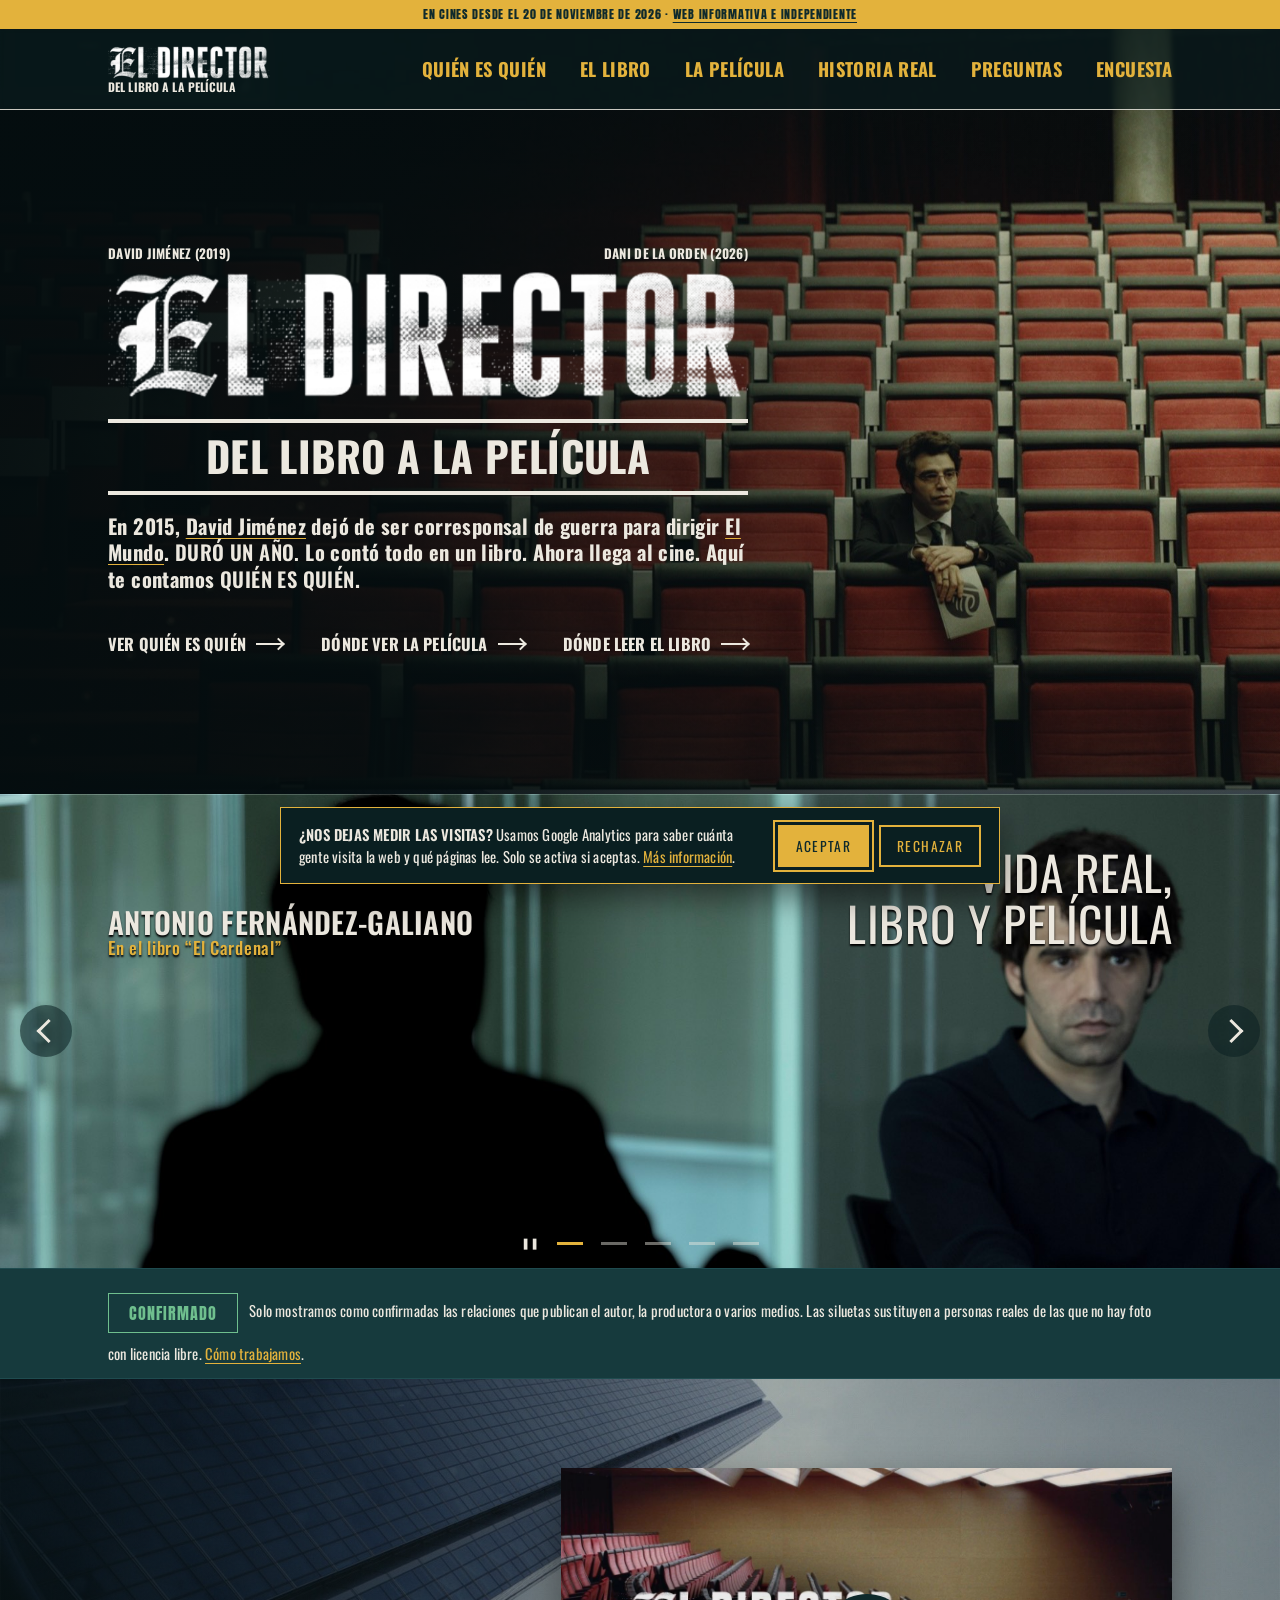
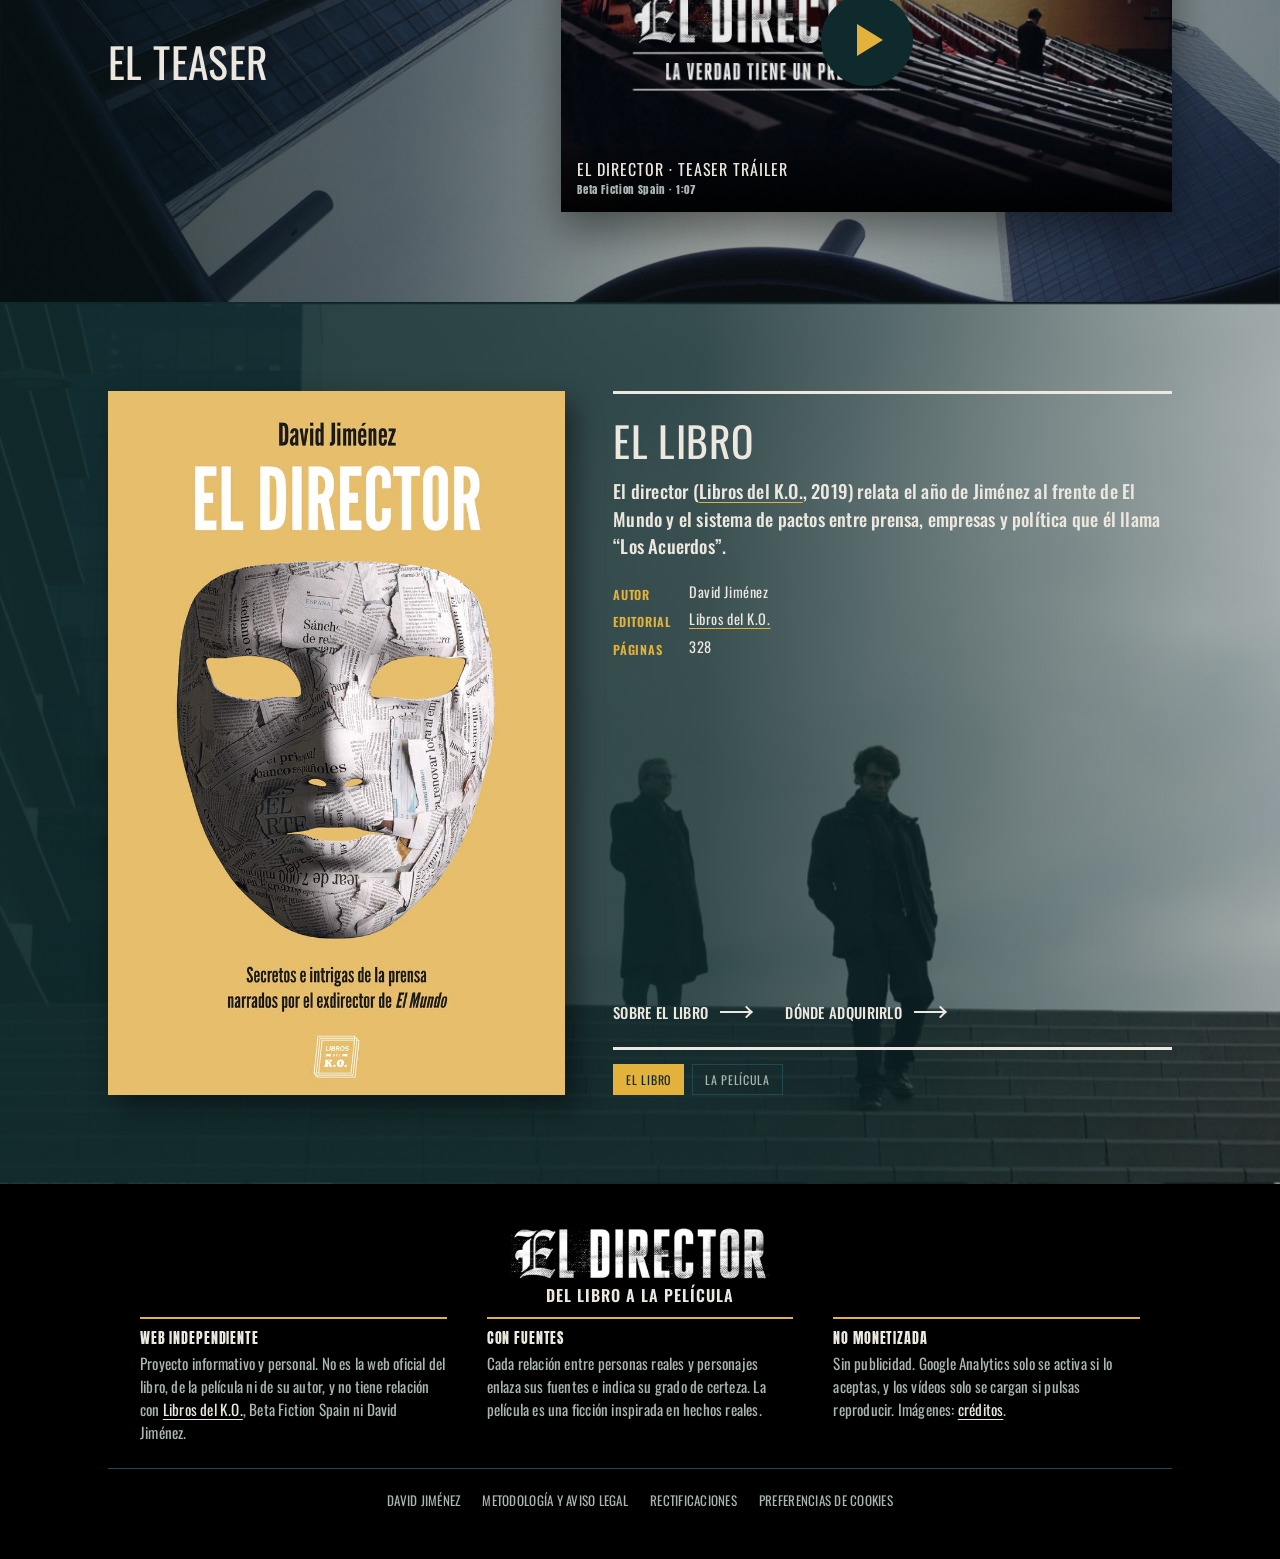
<file: docs/index.html>
<!doctype html>
<html lang="es" data-ga="G-KYJ48RR145">
<head>
<meta charset="utf-8">
<script>document.documentElement.classList.add("js")</script>
<meta name="viewport" content="width=device-width, initial-scale=1, viewport-fit=cover">
<title>El Director: quién es quién del libro a la película</title>
<meta name="description" content="Qué persona real hay detrás de cada personaje de El Director, el libro de David Jiménez y la película de Dani de la Orden. Con fuentes y grado de certeza.">
<link rel="canonical" href="https://eldirectorquienesquien.com/">
<meta name="robots" content="index, follow, max-image-preview:large">
<meta name="theme-color" content="#0f2a2c">
<meta property="og:type" content="website">
<meta property="og:locale" content="es_ES">
<meta property="og:site_name" content="El Director. Del libro a la película">
<meta property="og:title" content="El Director: quién es quién del libro a la película">
<meta property="og:description" content="Qué persona real hay detrás de cada personaje de El Director, el libro de David Jiménez y la película de Dani de la Orden. Con fuentes y grado de certeza.">
<meta property="og:url" content="https://eldirectorquienesquien.com/">
<meta property="og:image" content="https://eldirectorquienesquien.com/assets/img/og-el-director.jpg">
<meta property="og:image:type" content="image/jpeg">
<meta property="og:image:width" content="1200">
<meta property="og:image:height" content="630">
<meta property="og:image:alt" content="El Director. Del libro a la película">
<meta name="twitter:card" content="summary_large_image">
<meta name="twitter:image" content="https://eldirectorquienesquien.com/assets/img/og-el-director.jpg">
<link rel="icon" href="assets/img/favicon-48.png" sizes="48x48" type="image/png">
<link rel="icon" href="assets/img/favicon-192.png" sizes="192x192" type="image/png">
<link rel="apple-touch-icon" href="assets/img/apple-touch-icon.png">
<link rel="preconnect" href="https://fonts.googleapis.com">
<link rel="preconnect" href="https://fonts.gstatic.com" crossorigin>
<link rel="stylesheet" href="https://fonts.googleapis.com/css2?family=UnifrakturCook:wght@700&family=Anton&family=Oswald:wght@400;500;600;700&display=swap">
<link rel="stylesheet" href="assets/estilos.css?v=217471c9">
<script type="application/ld+json">{"@context": "https://schema.org", "@graph": [{"@type": "WebSite", "@id": "https://eldirectorquienesquien.com/#web", "name": "El Director. Del libro a la película", "url": "https://eldirectorquienesquien.com/", "inLanguage": "es"}, {"@type": "WebPage", "@id": "https://eldirectorquienesquien.com/", "url": "https://eldirectorquienesquien.com/", "name": "El Director: quién es quién del libro a la película", "description": "Qué persona real hay detrás de cada personaje de El Director, el libro de David Jiménez y la película de Dani de la Orden. Con fuentes y grado de certeza.", "isPartOf": {"@id": "https://eldirectorquienesquien.com/#web"}, "dateModified": "2026-11-17", "inLanguage": "es"}, {"@type": "Book", "@id": "https://eldirectorquienesquien.com/libro/#libro", "name": "El director: secretos e intrigas de la prensa narrados por el exdirector de El Mundo", "author": {"@type": "Person", "@id": "https://eldirectorquienesquien.com/personajes/david-jimenez/#persona", "name": "David Jiménez García"}, "publisher": {"@type": "Organization", "name": "Libros del K.O.", "url": "https://www.librosdelko.com/"}, "datePublished": "2019-04-08", "inLanguage": "es", "isbn": "9788417678081", "numberOfPages": 328, "genre": "No ficción"}, {"@type": "Movie", "@id": "https://eldirectorquienesquien.com/pelicula/#pelicula", "name": "El director", "director": {"@type": "Person", "name": "Dani de la Orden"}, "dateCreated": "2026", "datePublished": "2026-11-20", "inLanguage": "es", "countryOfOrigin": "ES", "genre": ["Thriller"], "duration": "PT1H55M", "image": "https://eldirectorquienesquien.com/assets/img/cartel-el-director.jpg", "isBasedOn": {"@id": "https://eldirectorquienesquien.com/libro/#libro"}, "actor": [{"@type": "Person", "name": "David Verdaguer"}, {"@type": "Person", "name": "Alberto San Juan"}, {"@type": "Person", "name": "Fernando Colomo"}, {"@type": "Person", "name": "Xavi Sáez"}, {"@type": "Person", "name": "Miriam Iscla"}, {"@type": "Person", "name": "Joan Carreras"}, {"@type": "Person", "name": "Carmen Machi"}, {"@type": "Person", "name": "Emma Vilarasau"}, {"@type": "Person", "name": "Guillermo Toledo"}, {"@type": "Person", "name": "Fernando Cayo"}], "productionCompany": [{"@type": "Organization", "name": "Beta Fiction Spain"}, {"@type": "Organization", "name": "Sábado Time"}, {"@type": "Organization", "name": "Cardinal Content"}, {"@type": "Organization", "name": "Historias de un Director SL"}]}, {"@type": "VideoObject", "name": "El Director · Teaser tráiler", "description": "El Director · Teaser tráiler. Publicado por Beta Fiction Spain en YouTube.", "thumbnailUrl": "https://i.ytimg.com/vi/PUQzmris2CE/hqdefault.jpg", "uploadDate": "2026-07-09", "duration": "PT1M7S", "embedUrl": "https://www.youtube-nocookie.com/embed/PUQzmris2CE", "contentUrl": "https://www.youtube.com/watch?v=PUQzmris2CE"}]}</script>
<script src="assets/video.js?v=217471c9" defer></script>
<script src="assets/slider.js?v=217471c9" defer></script>
<script src="assets/encuesta.js?v=217471c9" defer></script>
<script src="assets/cookies.js?v=217471c9" defer></script>
</head>
<body class="es-portada">
<a class="salto" href="#contenido">Saltar al contenido</a>
<div class="arriba">
<div class="cinta">En cines desde el 20 de noviembre de 2026 · <a href="metodologia-y-fuentes/">Web informativa e independiente</a></div>
<header class="sitio">
  <div class="contenedor">
    <a class="marca" href=""><img src="assets/img/portada/logo-web.png" alt="El Director" width="172" height="36"><span>Del libro a la película</span></a>
    <button type="button" class="menu-boton" aria-expanded="false" aria-controls="menu-principal"><span class="menu-icono" aria-hidden="true"></span><span class="menu-texto">Menú</span></button>
    <nav id="menu-principal" aria-label="Principal"><ul class="menu"><li><a href="personajes/">Quién es quién</a></li><li><a href="libro/">El libro</a></li><li><a href="pelicula/">La película</a></li><li><a href="historia-real/">Historia real</a></li><li><a href="preguntas-frecuentes/">Preguntas</a></li><li><a href="encuesta/">Encuesta</a></li></ul></nav>
  </div>
</header>
</div>
<main id="contenido" class="sin-relleno">

<section class="hero hero-v3">
  <img class="hero-fondo" src="assets/img/portada/hero-butacas.jpg" alt="" width="1920" height="1079" fetchpriority="high" decoding="async">
  <div class="contenedor hero-texto">
    <div class="hero-firmas"><small>David Jiménez (2019)</small><small>Dani de la Orden (2026)</small></div>
    <h1><img src="assets/img/portada/logo-web.png" alt="El Director" width="860" height="181"><span class="sub-v3">Del libro a la película</span></h1>
    <p class="entradilla">En 2015, <a class="ref interno" href="personajes/david-jimenez/">David Jiménez</a> dejó de ser corresponsal de guerra para dirigir <i><a class="ref" href="https://es.wikipedia.org/wiki/El_Mundo_(Espa%C3%B1a)" rel="noopener noreferrer" target="_blank">El Mundo</a></i>. <strong>Duró un año.</strong> Lo contó todo en un libro. Ahora llega al cine. Aquí te contamos <strong>quién es quién</strong>.</p>
    <div class="flechas">
      <a href="personajes/">Ver quién es quién</a>
      <a href="pelicula/#donde-ver">Dónde ver la película</a>
      <a href="libro/#donde-leer">Dónde leer el libro</a>
    </div>
  </div>
</section>

<section class="vrlp" aria-roledescription="carrusel" aria-labelledby="h-vrlp">
  <h2 class="vrlp-titulo" id="h-vrlp"><a href="encuesta/" tabindex="-1">Vida real,<br> libro y película</a></h2>
  <div class="vrlp-slides">
    <figure class="vrlp-slide" data-tono="" style="--foco:50%"><img src="assets/img/slider/slide-1-v2.jpg" alt="Silueta en lugar de Antonio Fernández-Galiano, del que no hay foto con licencia libre, en una reunión" width="2000" height="741" decoding="async"><a class="vrlp-texto izq" href="personajes/cardenal/"><strong>Antonio Fernández-Galiano</strong><span>En el libro “El Cardenal”</span></a></figure><figure class="vrlp-slide" data-tono="" style="--foco:50%"><img src="assets/img/slider/slide-2.jpg" alt="Alberto San Juan como Cardenal en El Director" width="2000" height="741" decoding="async"><a class="vrlp-texto der" href="personajes/cardenal/"><strong>Cardenal</strong><span>Alberto San Juan</span></a></figure><figure class="vrlp-slide" data-tono="claro" style="--foco:28%"><img src="assets/img/slider/slide-3.jpg" alt="David Jiménez en 2019" width="2000" height="741" decoding="async"><a class="vrlp-texto der" href="personajes/david-jimenez/"><strong>David Jiménez</strong><span>En el libro: el narrador</span></a></figure><figure class="vrlp-slide" data-tono="" style="--foco:58%"><img src="assets/img/slider/slide-4.jpg" alt="David Verdaguer como David Jiménez en El Director" width="2000" height="741" decoding="async"><a class="vrlp-texto izq" href="personajes/david-jimenez/"><strong>David Verdaguer</strong><span>David Jiménez</span></a></figure><figure class="vrlp-slide" data-tono="" style="--foco:50%"><div class="vrlp-lienzo"><img src="assets/img/slider/slide-5-fondo.jpg" alt="Redacción de la película con dos siluetas: personajes del libro aún sin identificar" width="2000" height="741" decoding="async"><img class="vrlp-capa entra-izq" src="assets/img/slider/slide-5-mujer-v2.png" alt="" width="2000" height="741" decoding="async"><img class="vrlp-capa entra-der" src="assets/img/slider/slide-5-hombre-v2.png" alt="" width="2000" height="741" decoding="async"></div><a class="vrlp-texto izq" href="encuesta/"><strong>La Digna, El Señorito, Rasputín…</strong><span>Apodos del libro</span></a><a class="vrlp-texto der" href="encuesta/"><strong>Ayúdanos a descubrirlos</strong><span>Participa en nuestra encuesta</span></a></figure>
  </div>
  <button type="button" class="vrlp-flecha ant" aria-label="Anterior"></button>
  <button type="button" class="vrlp-flecha sig" aria-label="Siguiente"></button>
  <div class="vrlp-control">
    <button type="button" class="vrlp-pausa" aria-label="Pausar">❚❚</button>
    <button type="button" class="vrlp-punto" aria-label="Ver 1 de 5"></button><button type="button" class="vrlp-punto" aria-label="Ver 2 de 5"></button><button type="button" class="vrlp-punto" aria-label="Ver 3 de 5"></button><button type="button" class="vrlp-punto" aria-label="Ver 4 de 5"></button><button type="button" class="vrlp-punto" aria-label="Ver 5 de 5"></button>
  </div>
</section>
<div class="faldon"><div class="contenedor"><p><span class="sello s-conf">Confirmado</span> Solo mostramos como confirmadas las relaciones que publican el autor, la productora o varios medios. Las siluetas sustituyen a personas reales de las que no hay foto con licencia libre. <a href="metodologia-y-fuentes/">Cómo trabajamos</a>.</p></div></div>

<section class="banda-foto teaser-v3" aria-labelledby="h-teaser">
  <img class="banda-fondo" src="assets/img/portada/fondo-edificios.jpg" alt="" width="1920" height="1080" loading="lazy" decoding="async">
  <div class="contenedor">
    <h2 id="h-teaser">El teaser</h2>
    <div class="video"><button type="button" data-video="PUQzmris2CE" data-titulo="El Director · Teaser tráiler" aria-label="Reproducir: El Director · Teaser tráiler"><img src="assets/img/portada/teaser.jpg" alt="" width="1280" height="720" loading="lazy" decoding="async"><span class="play" aria-hidden="true"></span><span class="rotulo">El Director · Teaser tráiler<small>Beta Fiction Spain · 1:07</small></span></button></div>
  </div>
</section>

<section class="banda-foto peli-v3 obras-v3" aria-label="El libro y la película">
  <img class="banda-fondo" src="assets/img/portada/fondo-exterior.jpg" alt="" width="1920" height="1082" loading="lazy" decoding="async">
  <div class="contenedor">
    <div class="volteo" data-cara="libro">
      <div class="volteo-carta">
        <figure class="cara cara-libro"><img src="assets/img/portada/libro-el-director.jpg" alt="Cubierta del libro El director, de David Jiménez (Libros del K.O.)" width="780" height="1200" loading="lazy" decoding="async"></figure>
        <figure class="cara cara-peli"><img src="assets/img/cartel-el-director.jpg" alt="Cartel oficial de la película El Director" width="560" height="800" loading="lazy" decoding="async"></figure>
      </div>
    </div>
    <div class="obras-textos">
      <div class="peli-texto obra-panel" data-cara="libro">
        <h2>El libro</h2>
        <p class="peli-entrada"><i>El director</i> (<a class="ref" href="https://www.librosdelko.com/" rel="noopener noreferrer" target="_blank">Libros del K.O.</a>, 2019) relata el año de Jiménez al frente de <i>El Mundo</i> y el sistema de pactos entre prensa, empresas y política que él llama “Los Acuerdos”.</p>
        <dl class="datos"><dt>Autor</dt><dd>David Jiménez</dd><dt>Editorial</dt><dd><a class="ref" href="https://www.librosdelko.com/" rel="noopener noreferrer" target="_blank">Libros del K.O.</a></dd><dt>Páginas</dt><dd>328</dd></dl>
        <div class="flechas"><a href="libro/">Sobre el libro</a><a href="libro/#donde-leer">Dónde adquirirlo</a></div>
      </div>
      <div class="peli-texto obra-panel" data-cara="peli">
        <h2>La película</h2>
        <p class="peli-entrada">Thriller de <a class="ref interno" href="pelicula/#dani-de-la-orden">Dani de la Orden</a> con <a class="ref interno" href="pelicula/#actor-david">David Verdaguer</a> y <a class="ref interno" href="pelicula/#actor-cardenal">Alberto San Juan</a>, con guion de Alejandro Hernández y Michel Gaztambide. En cines desde el 20 de noviembre de 2026.</p>
        <dl class="datos"><dt>Dirección</dt><dd>Dani de la Orden</dd><dt>Reparto</dt><dd>David Verdaguer, Alberto San Juan, <a class="ref interno" href="pelicula/#actor-fernando">Fernando Colomo</a>, <a class="ref interno" href="pelicula/#actor-vicepresidenta">Carmen Machi</a>…</dd><dt>Duración</dt><dd>1 h 55 min</dd><dt>Distribución</dt><dd><a class="ref" href="https://betafiction.es/" rel="noopener noreferrer" target="_blank">Beta Fiction Spain</a></dd></dl>
        <div class="flechas"><a href="pelicula/">Ficha y reparto</a><a href="pelicula/#donde-ver">Dónde verla</a></div>
      </div>
      <div class="volteo-control" role="group" aria-label="Elegir libro o película">
        <button type="button" data-ir="libro">El libro</button><button type="button" data-ir="peli">La película</button>
      </div>
    </div>
  </div>
</section>

</main>
<footer class="pie">
  <div class="contenedor">
    <p class="pie-marca"><img class="pie-logo" src="assets/img/portada/logo-web.png" alt="El Director" width="258" height="54" loading="lazy"><span>Del libro a la película</span></p>
    <div class="pie-columnas">
      <section>
        <h2>Web independiente</h2>
        <p>Proyecto informativo y personal. No es la web oficial del libro, de la película ni de su autor, y no tiene relación con <a href="https://www.librosdelko.com/" rel="noopener noreferrer" target="_blank">Libros del K.O.</a>, Beta Fiction Spain ni David Jiménez.</p>
      </section>
      <section>
        <h2>Con fuentes</h2>
        <p>Cada relación entre personas reales y personajes enlaza sus fuentes e indica su grado de certeza. La película es una ficción inspirada en hechos reales.</p>
      </section>
      <section>
        <h2>No monetizada</h2>
        <p>Sin publicidad. Google Analytics solo se activa si lo aceptas, y los vídeos solo se cargan si pulsas reproducir. Imágenes: <a href="metodologia-y-fuentes/#creditos">créditos</a>.</p>
      </section>
    </div>
    <hr>
    <nav aria-label="Pie de página">
      <ul class="pie-menu">
        <li><a href="personajes/david-jimenez/">David Jiménez</a></li>
        <li><a href="metodologia-y-fuentes/">Metodología y aviso legal</a></li>
        <li><a href="metodologia-y-fuentes/#rectificaciones">Rectificaciones</a></li>
        <li><a href="#" data-abrir-cookies>Preferencias de cookies</a></li>
      </ul>
    </nav>
  </div>
</footer>
<a class="volver-arriba" href="#contenido" aria-label="Volver arriba"></a>
<div id="aviso-cookies" class="aviso-cookies" role="dialog" aria-live="polite" aria-label="Aviso de cookies" hidden>
  <p><strong>¿Nos dejas medir las visitas?</strong> Usamos Google Analytics para saber cuánta gente visita la web y qué páginas lee. Solo se activa si aceptas. <a href="metodologia-y-fuentes/#cookies">Más información</a>.</p>
  <div class="aviso-cookies-botones"><button type="button" class="btn" data-cookies="si">Aceptar</button><button type="button" class="btn sec" data-cookies="no">Rechazar</button></div>
</div>
</body>
</html>
</file>
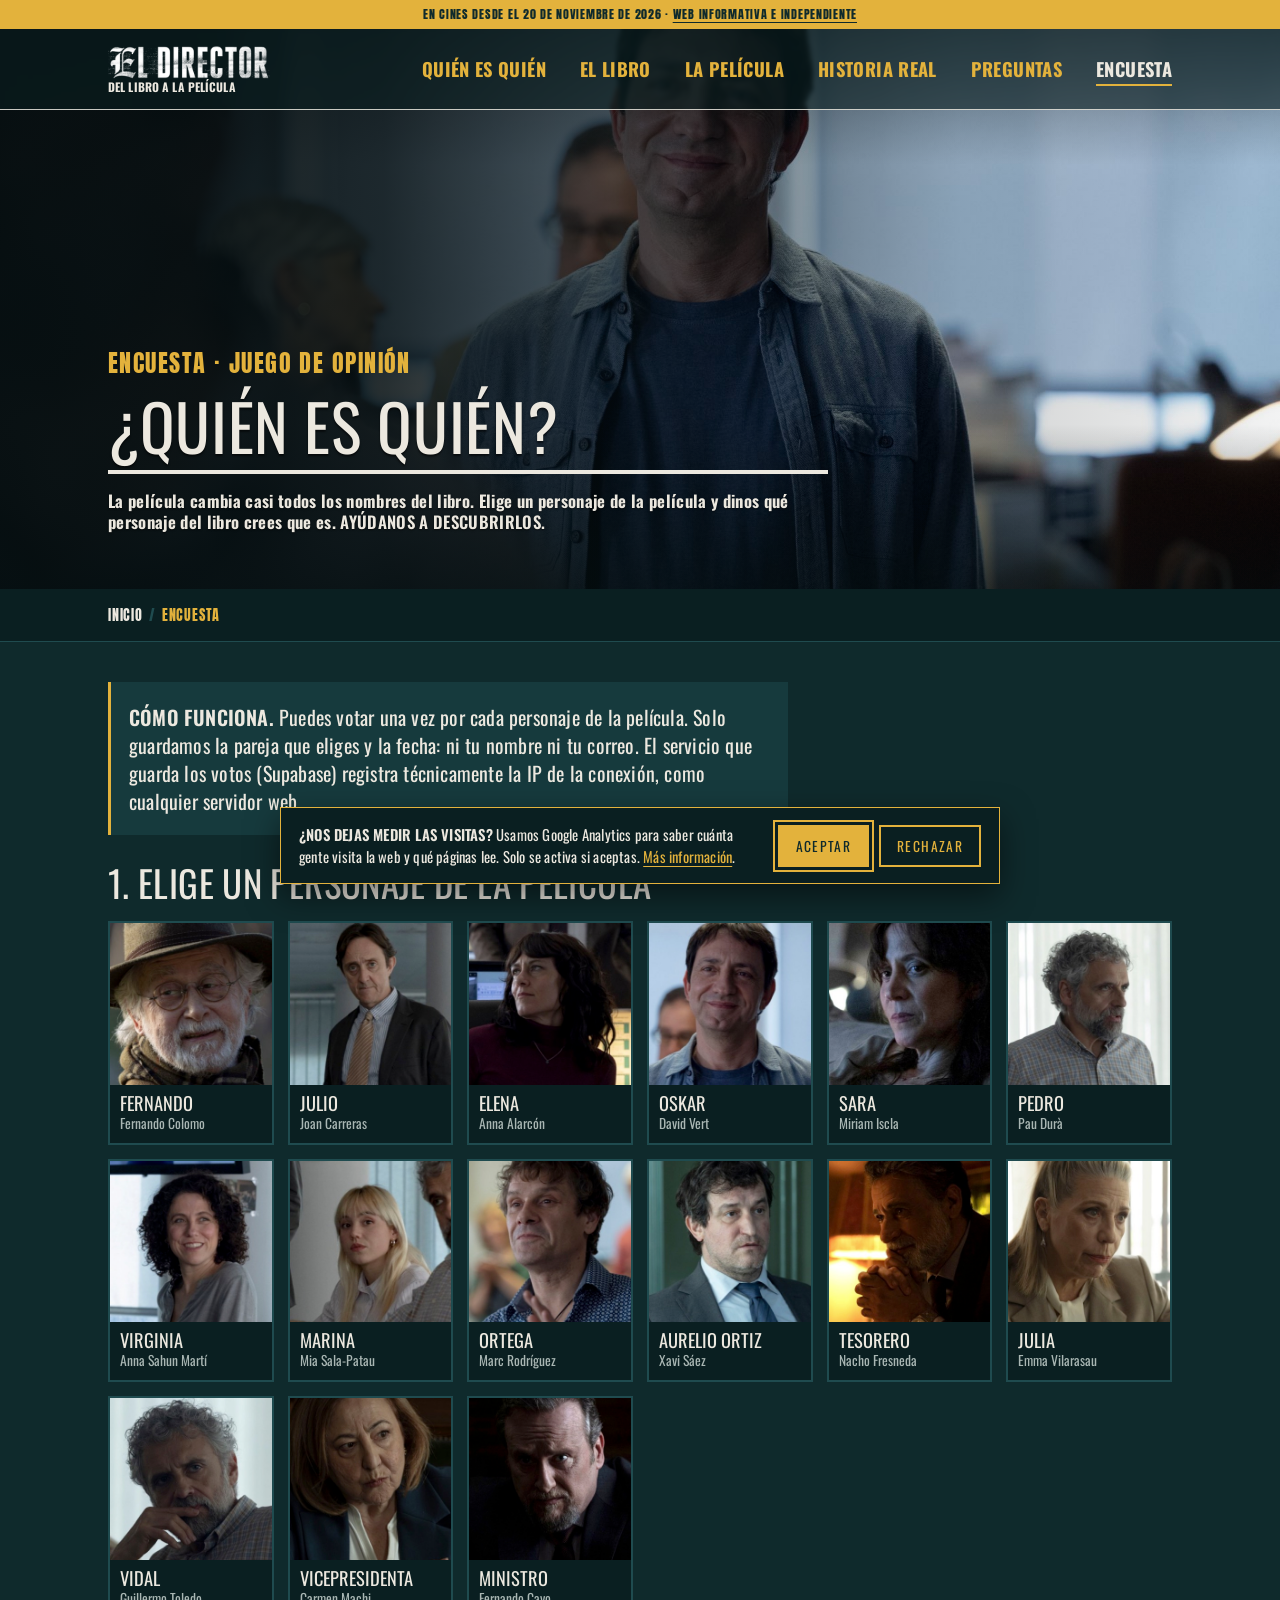
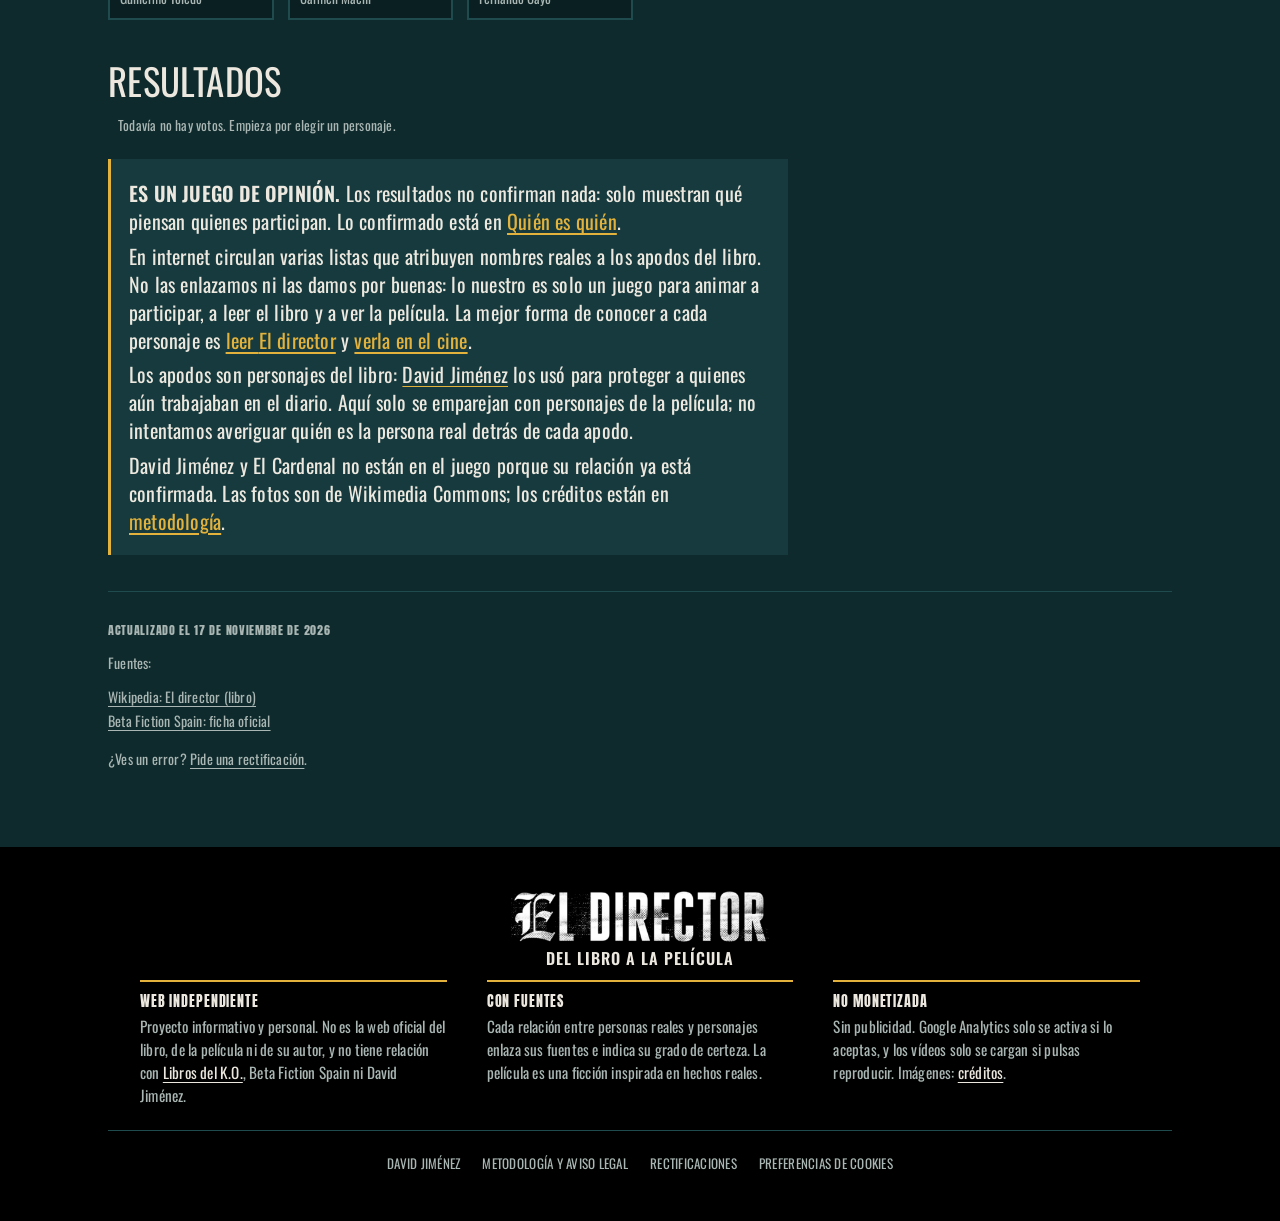
<file: docs/encuesta/index.html>
<!doctype html>
<html lang="es" data-ga="G-KYJ48RR145">
<head>
<meta charset="utf-8">
<script>document.documentElement.classList.add("js")</script>
<meta name="viewport" content="width=device-width, initial-scale=1, viewport-fit=cover">
<title>Encuesta: ¿quién es quién en El Director? · Juega a emparejar</title>
<meta name="description" content="Elige un personaje de la película El Director y di qué personaje del libro de David Jiménez crees que es. Un juego de opinión, con resultados.">
<link rel="canonical" href="https://eldirectorquienesquien.com/encuesta/">
<meta name="robots" content="index, follow, max-image-preview:large">
<meta name="theme-color" content="#0f2a2c">
<meta property="og:type" content="website">
<meta property="og:locale" content="es_ES">
<meta property="og:site_name" content="El Director. Del libro a la película">
<meta property="og:title" content="Encuesta: ¿quién es quién en El Director? · Juega a emparejar">
<meta property="og:description" content="Elige un personaje de la película El Director y di qué personaje del libro de David Jiménez crees que es. Un juego de opinión, con resultados.">
<meta property="og:url" content="https://eldirectorquienesquien.com/encuesta/">
<meta property="og:image" content="https://eldirectorquienesquien.com/assets/img/og-el-director.jpg">
<meta property="og:image:type" content="image/jpeg">
<meta property="og:image:width" content="1200">
<meta property="og:image:height" content="630">
<meta property="og:image:alt" content="El Director. Del libro a la película">
<meta name="twitter:card" content="summary_large_image">
<meta name="twitter:image" content="https://eldirectorquienesquien.com/assets/img/og-el-director.jpg">
<link rel="icon" href="../assets/img/favicon-48.png" sizes="48x48" type="image/png">
<link rel="icon" href="../assets/img/favicon-192.png" sizes="192x192" type="image/png">
<link rel="apple-touch-icon" href="../assets/img/apple-touch-icon.png">
<link rel="preconnect" href="https://fonts.googleapis.com">
<link rel="preconnect" href="https://fonts.gstatic.com" crossorigin>
<link rel="stylesheet" href="https://fonts.googleapis.com/css2?family=UnifrakturCook:wght@700&family=Anton&family=Oswald:wght@400;500;600;700&display=swap">
<link rel="stylesheet" href="../assets/estilos.css?v=217471c9">
<script type="application/ld+json">{"@context": "https://schema.org", "@graph": [{"@type": "WebSite", "@id": "https://eldirectorquienesquien.com/#web", "name": "El Director. Del libro a la película", "url": "https://eldirectorquienesquien.com/", "inLanguage": "es"}, {"@type": "WebPage", "@id": "https://eldirectorquienesquien.com/encuesta/", "url": "https://eldirectorquienesquien.com/encuesta/", "name": "Encuesta: ¿quién es quién en El Director? · Juega a emparejar", "description": "Elige un personaje de la película El Director y di qué personaje del libro de David Jiménez crees que es. Un juego de opinión, con resultados.", "isPartOf": {"@id": "https://eldirectorquienesquien.com/#web"}, "dateModified": "2026-11-17", "inLanguage": "es"}, {"@type": "BreadcrumbList", "itemListElement": [{"@type": "ListItem", "position": 1, "name": "Inicio", "item": "https://eldirectorquienesquien.com/"}, {"@type": "ListItem", "position": 2, "name": "Encuesta", "item": "https://eldirectorquienesquien.com/encuesta/"}]}]}</script>
<script src="../assets/video.js?v=217471c9" defer></script>
<script src="../assets/slider.js?v=217471c9" defer></script>
<script src="../assets/encuesta.js?v=217471c9" defer></script>
<script src="../assets/cookies.js?v=217471c9" defer></script>
</head>
<body class="con-hero">
<a class="salto" href="#contenido">Saltar al contenido</a>
<div class="arriba">
<div class="cinta">En cines desde el 20 de noviembre de 2026 · <a href="../metodologia-y-fuentes/">Web informativa e independiente</a></div>
<header class="sitio">
  <div class="contenedor">
    <a class="marca" href="../"><img src="../assets/img/portada/logo-web.png" alt="El Director" width="172" height="36"><span>Del libro a la película</span></a>
    <button type="button" class="menu-boton" aria-expanded="false" aria-controls="menu-principal"><span class="menu-icono" aria-hidden="true"></span><span class="menu-texto">Menú</span></button>
    <nav id="menu-principal" aria-label="Principal"><ul class="menu"><li><a href="../personajes/">Quién es quién</a></li><li><a href="../libro/">El libro</a></li><li><a href="../pelicula/">La película</a></li><li><a href="../historia-real/">Historia real</a></li><li><a href="../preguntas-frecuentes/">Preguntas</a></li><li><a href="../encuesta/" aria-current="page">Encuesta</a></li></ul></nav>
  </div>
</header>
</div>
<main id="contenido" class="con-hero">
<section class="hero hero-v3 hero-pagina"><img class="hero-fondo" src="../assets/img/cabeceras/encuesta.jpg" alt="" width="1920" height="1080" style="object-position:70% 30%" fetchpriority="high" decoding="async"><div class="contenedor hero-texto">
<p class="antetitulo">Encuesta · Juego de opinión</p>
<h1>¿Quién es quién?</h1><p class="entradilla">La película cambia casi todos los nombres del libro. Elige un personaje de la película y dinos qué personaje del libro crees que es. <strong>Ayúdanos a descubrirlos.</strong></p></div></section>
<div class="migas-franja"><div class="contenedor"><nav class="migas" aria-label="Migas de pan"><ol><li><a href="../">Inicio</a></li><li aria-current="page">Encuesta</li></ol></nav></div></div>
<div class="contenedor">
<div class="lectura">
</div>
<div class="aviso enc-aviso"><p><strong>Cómo funciona.</strong> Puedes votar una vez por cada personaje de la película. Solo guardamos la pareja que eliges y la fecha: ni tu nombre ni tu correo. El servicio que guarda los votos (Supabase) registra técnicamente la IP de la conexión, como cualquier servidor web.</p></div>
<section id="encuesta" class="encuesta" data-base="../" data-supabase-url="https://chfqajnvbydhopqglsfj.supabase.co" data-supabase-key="sb_publishable__lsAxOw4mUCSPmH-8cjugg_9JSWLt6K" aria-label="Juego de emparejar personajes">
  <div class="enc-paso"><noscript><p>La encuesta necesita JavaScript.</p></noscript></div>
  <p class="enc-vivo" aria-live="polite"></p>
</section>
<script type="application/json" id="encuesta-datos">{"peli": [{"id": "fernando", "nombre": "Fernando", "actor": "Fernando Colomo", "sexo": "h", "foto": "assets/img/reparto/fernando.jpg"}, {"id": "julio", "nombre": "Julio", "actor": "Joan Carreras", "sexo": "h", "foto": "assets/img/reparto/julio.jpg"}, {"id": "elena", "nombre": "Elena", "actor": "Anna Alarcón", "sexo": "m", "foto": "assets/img/reparto/elena.jpg"}, {"id": "oskar", "nombre": "Oskar", "actor": "David Vert", "sexo": "h", "foto": "assets/img/reparto/oskar.jpg"}, {"id": "sara", "nombre": "Sara", "actor": "Miriam Iscla", "sexo": "m", "foto": "assets/img/reparto/sara.jpg"}, {"id": "pedro", "nombre": "Pedro", "actor": "Pau Durà", "sexo": "h", "foto": "assets/img/reparto/pedro.jpg"}, {"id": "virginia", "nombre": "Virginia", "actor": "Anna Sahun Martí", "sexo": "m", "foto": "assets/img/reparto/virginia.jpg"}, {"id": "marina", "nombre": "Marina", "actor": "Mia Sala-Patau", "sexo": "m", "foto": "assets/img/reparto/marina.jpg"}, {"id": "ortega", "nombre": "Ortega", "actor": "Marc Rodríguez", "sexo": "h", "foto": "assets/img/reparto/ortega.jpg"}, {"id": "aurelio-ortiz", "nombre": "Aurelio Ortiz", "actor": "Xavi Sáez", "sexo": "h", "foto": "assets/img/reparto/aurelio-ortiz.jpg"}, {"id": "tesorero", "nombre": "Tesorero", "actor": "Nacho Fresneda", "sexo": "h", "foto": "assets/img/reparto/tesorero.jpg"}, {"id": "julia", "nombre": "Julia", "actor": "Emma Vilarasau", "sexo": "m", "foto": "assets/img/reparto/julia.jpg"}, {"id": "vidal", "nombre": "Vidal", "actor": "Guillermo Toledo", "sexo": "h", "foto": "assets/img/reparto/vidal.jpg"}, {"id": "vicepresidenta", "nombre": "Vicepresidenta", "actor": "Carmen Machi", "sexo": "m", "foto": "assets/img/reparto/vicepresidenta.jpg"}, {"id": "ministro", "nombre": "Ministro", "actor": "Fernando Cayo", "sexo": "h", "foto": "assets/img/reparto/ministro.jpg"}], "libro": [{"id": "rajoy", "nombre": "Mariano Rajoy", "tipo": "real", "sexo": "h", "desc": "Presidente del Gobierno (2011-2018)", "foto": "assets/img/libro/rajoy.jpg"}, {"id": "saenz-de-santamaria", "nombre": "Soraya Sáenz de Santamaría", "tipo": "real", "sexo": "m", "desc": "Vicepresidenta del Gobierno (2011-2018)", "foto": "assets/img/libro/saenz-de-santamaria.jpg"}, {"id": "barcenas", "nombre": "Luis Bárcenas", "tipo": "real", "sexo": "h", "desc": "Extesorero del Partido Popular", "foto": null}, {"id": "villarejo", "nombre": "José Manuel Villarejo", "tipo": "real", "sexo": "h", "desc": "Comisario de policía", "foto": null}, {"id": "alierta", "nombre": "César Alierta", "tipo": "real", "sexo": "h", "desc": "Presidente de Telefónica hasta 2016", "foto": "assets/img/libro/alierta.jpg"}, {"id": "florentino-perez", "nombre": "Florentino Pérez", "tipo": "real", "sexo": "h", "desc": "Presidente de ACS y del Real Madrid", "foto": "assets/img/libro/florentino-perez.jpg"}, {"id": "pedro-j-ramirez", "nombre": "Pedro J. Ramírez", "tipo": "real", "sexo": "h", "desc": "Fundador y director de El Mundo hasta 2014", "foto": "assets/img/libro/pedro-j-ramirez.jpg"}, {"id": "garcia-abadillo", "nombre": "Casimiro García-Abadillo", "tipo": "real", "sexo": "h", "desc": "Director de El Mundo (2014-2015)", "foto": "assets/img/libro/garcia-abadillo.jpg"}, {"id": "botin", "nombre": "Emilio Botín", "tipo": "real", "sexo": "h", "desc": "Presidente del Banco Santander hasta 2014", "foto": "assets/img/libro/botin.jpg"}, {"id": "faine", "nombre": "Isidro Fainé", "tipo": "real", "sexo": "h", "desc": "Presidente de La Caixa", "foto": "assets/img/libro/faine.jpg"}, {"id": "sanchez-galan", "nombre": "Ignacio Sánchez Galán", "tipo": "real", "sexo": "h", "desc": "Presidente de Iberdrola", "foto": null}, {"id": "francisco-gonzalez", "nombre": "Francisco González", "tipo": "real", "sexo": "h", "desc": "Presidente del BBVA hasta 2018", "foto": "assets/img/libro/francisco-gonzalez.jpg"}, {"id": "urdangarin", "nombre": "Iñaki Urdangarin", "tipo": "real", "sexo": "h", "desc": "Cuñado del rey Felipe VI", "foto": "assets/img/libro/urdangarin.jpg"}, {"id": "inda", "nombre": "Eduardo Inda", "tipo": "real", "sexo": "h", "desc": "Periodista", "foto": "assets/img/libro/inda.jpg"}, {"id": "marhuenda", "nombre": "Francisco Marhuenda", "tipo": "real", "sexo": "h", "desc": "Director de La Razón", "foto": "assets/img/libro/marhuenda.jpg"}, {"id": "trinidad-jimenez", "nombre": "Trinidad Jiménez", "tipo": "real", "sexo": "m", "desc": "Exministra, con cargo en Telefónica", "foto": "assets/img/libro/trinidad-jimenez.jpg"}, {"id": "la-digna", "nombre": "La Digna", "tipo": "apodo", "sexo": "m", "desc": "Apodo de alguien de la redacción", "foto": null}, {"id": "la-favorita", "nombre": "La Favorita", "tipo": "apodo", "sexo": "m", "desc": "Apodo de alguien de la redacción", "foto": null}, {"id": "rasputin", "nombre": "Rasputín", "tipo": "apodo", "sexo": "h", "desc": "Apodo de alguien de la redacción", "foto": null}, {"id": "el-poeta", "nombre": "El Poeta", "tipo": "apodo", "sexo": "h", "desc": "Apodo de alguien de la redacción", "foto": null}, {"id": "el-senorito", "nombre": "El Señorito", "tipo": "apodo", "sexo": "h", "desc": "Apodo de alguien de la redacción", "foto": null}, {"id": "el-reportero", "nombre": "El Reportero", "tipo": "apodo", "sexo": "h", "desc": "Apodo de alguien de la redacción", "foto": null}, {"id": "el-secretario", "nombre": "El Secretario", "tipo": "apodo", "sexo": "h", "desc": "Apodo de alguien de la redacción", "foto": null}, {"id": "el-dos", "nombre": "El Dos", "tipo": "apodo", "sexo": "h", "desc": "Apodo de alguien de la redacción", "foto": null}, {"id": "el-viti", "nombre": "El Viti", "tipo": "apodo", "sexo": "h", "desc": "Apodo de alguien de la redacción", "foto": null}, {"id": "money", "nombre": "Money", "tipo": "apodo", "sexo": "?", "desc": "Apodo de alguien de la redacción", "foto": null}, {"id": "asuntos-internos", "nombre": "Asuntos Internos", "tipo": "apodo", "sexo": "?", "desc": "Apodo de alguien de la redacción", "foto": null}, {"id": "chupatintas", "nombre": "Chupatintas", "tipo": "apodo", "sexo": "?", "desc": "Apodo de alguien de la redacción", "foto": null}, {"id": "ninguno", "nombre": "Ninguno", "tipo": "ninguno", "sexo": "*", "desc": "Creo que es un personaje creado para la película", "foto": null}]}</script>
<h2>Resultados</h2>
<div id="encuesta-resultados" class="enc-resultados"></div>
<div class="aviso"><p><strong>Es un juego de opinión.</strong> Los resultados no confirman nada: solo muestran qué piensan quienes participan. Lo confirmado está en <a href="../personajes/">Quién es quién</a>.</p>
<p>En internet circulan varias listas que atribuyen nombres reales a los apodos del libro. No las enlazamos ni las damos por buenas: lo nuestro es solo un juego para animar a participar, a leer el libro y a ver la película. La mejor forma de conocer a cada personaje es <a href="../libro/#donde-leer">leer <i>El director</i></a> y <a href="../pelicula/#donde-ver">verla en el cine</a>.</p>
<p>Los apodos son personajes del libro: <a class="ref interno" href="../personajes/david-jimenez/">David Jiménez</a> los usó para proteger a quienes aún trabajaban en el diario. Aquí solo se emparejan con personajes de la película; no intentamos averiguar quién es la persona real detrás de cada apodo.</p>
<p>David Jiménez y El Cardenal no están en el juego porque su relación ya está confirmada. Las fotos son de Wikimedia Commons; los créditos están en <a href="../metodologia-y-fuentes/#creditos">metodología</a>.</p></div>
<aside class="fuentes" aria-label="Fuentes"><p class="actualizado">Actualizado el 17 de noviembre de 2026</p><p>Fuentes:</p><ul><li><a href="https://es.wikipedia.org/wiki/El_director" rel="noopener noreferrer" target="_blank">Wikipedia: El director (libro)</a></li><li><a href="https://betafiction.es/cine/el-director/" rel="noopener noreferrer" target="_blank">Beta Fiction Spain: ficha oficial</a></li></ul><p>¿Ves un error? <a href="../metodologia-y-fuentes/#rectificaciones">Pide una rectificación</a>.</p></aside>
</div>
</main>
<footer class="pie">
  <div class="contenedor">
    <p class="pie-marca"><img class="pie-logo" src="../assets/img/portada/logo-web.png" alt="El Director" width="258" height="54" loading="lazy"><span>Del libro a la película</span></p>
    <div class="pie-columnas">
      <section>
        <h2>Web independiente</h2>
        <p>Proyecto informativo y personal. No es la web oficial del libro, de la película ni de su autor, y no tiene relación con <a href="https://www.librosdelko.com/" rel="noopener noreferrer" target="_blank">Libros del K.O.</a>, Beta Fiction Spain ni David Jiménez.</p>
      </section>
      <section>
        <h2>Con fuentes</h2>
        <p>Cada relación entre personas reales y personajes enlaza sus fuentes e indica su grado de certeza. La película es una ficción inspirada en hechos reales.</p>
      </section>
      <section>
        <h2>No monetizada</h2>
        <p>Sin publicidad. Google Analytics solo se activa si lo aceptas, y los vídeos solo se cargan si pulsas reproducir. Imágenes: <a href="../metodologia-y-fuentes/#creditos">créditos</a>.</p>
      </section>
    </div>
    <hr>
    <nav aria-label="Pie de página">
      <ul class="pie-menu">
        <li><a href="../personajes/david-jimenez/">David Jiménez</a></li>
        <li><a href="../metodologia-y-fuentes/">Metodología y aviso legal</a></li>
        <li><a href="../metodologia-y-fuentes/#rectificaciones">Rectificaciones</a></li>
        <li><a href="#" data-abrir-cookies>Preferencias de cookies</a></li>
      </ul>
    </nav>
  </div>
</footer>
<a class="volver-arriba" href="#contenido" aria-label="Volver arriba"></a>
<div id="aviso-cookies" class="aviso-cookies" role="dialog" aria-live="polite" aria-label="Aviso de cookies" hidden>
  <p><strong>¿Nos dejas medir las visitas?</strong> Usamos Google Analytics para saber cuánta gente visita la web y qué páginas lee. Solo se activa si aceptas. <a href="../metodologia-y-fuentes/#cookies">Más información</a>.</p>
  <div class="aviso-cookies-botones"><button type="button" class="btn" data-cookies="si">Aceptar</button><button type="button" class="btn sec" data-cookies="no">Rechazar</button></div>
</div>
</body>
</html>
</file>
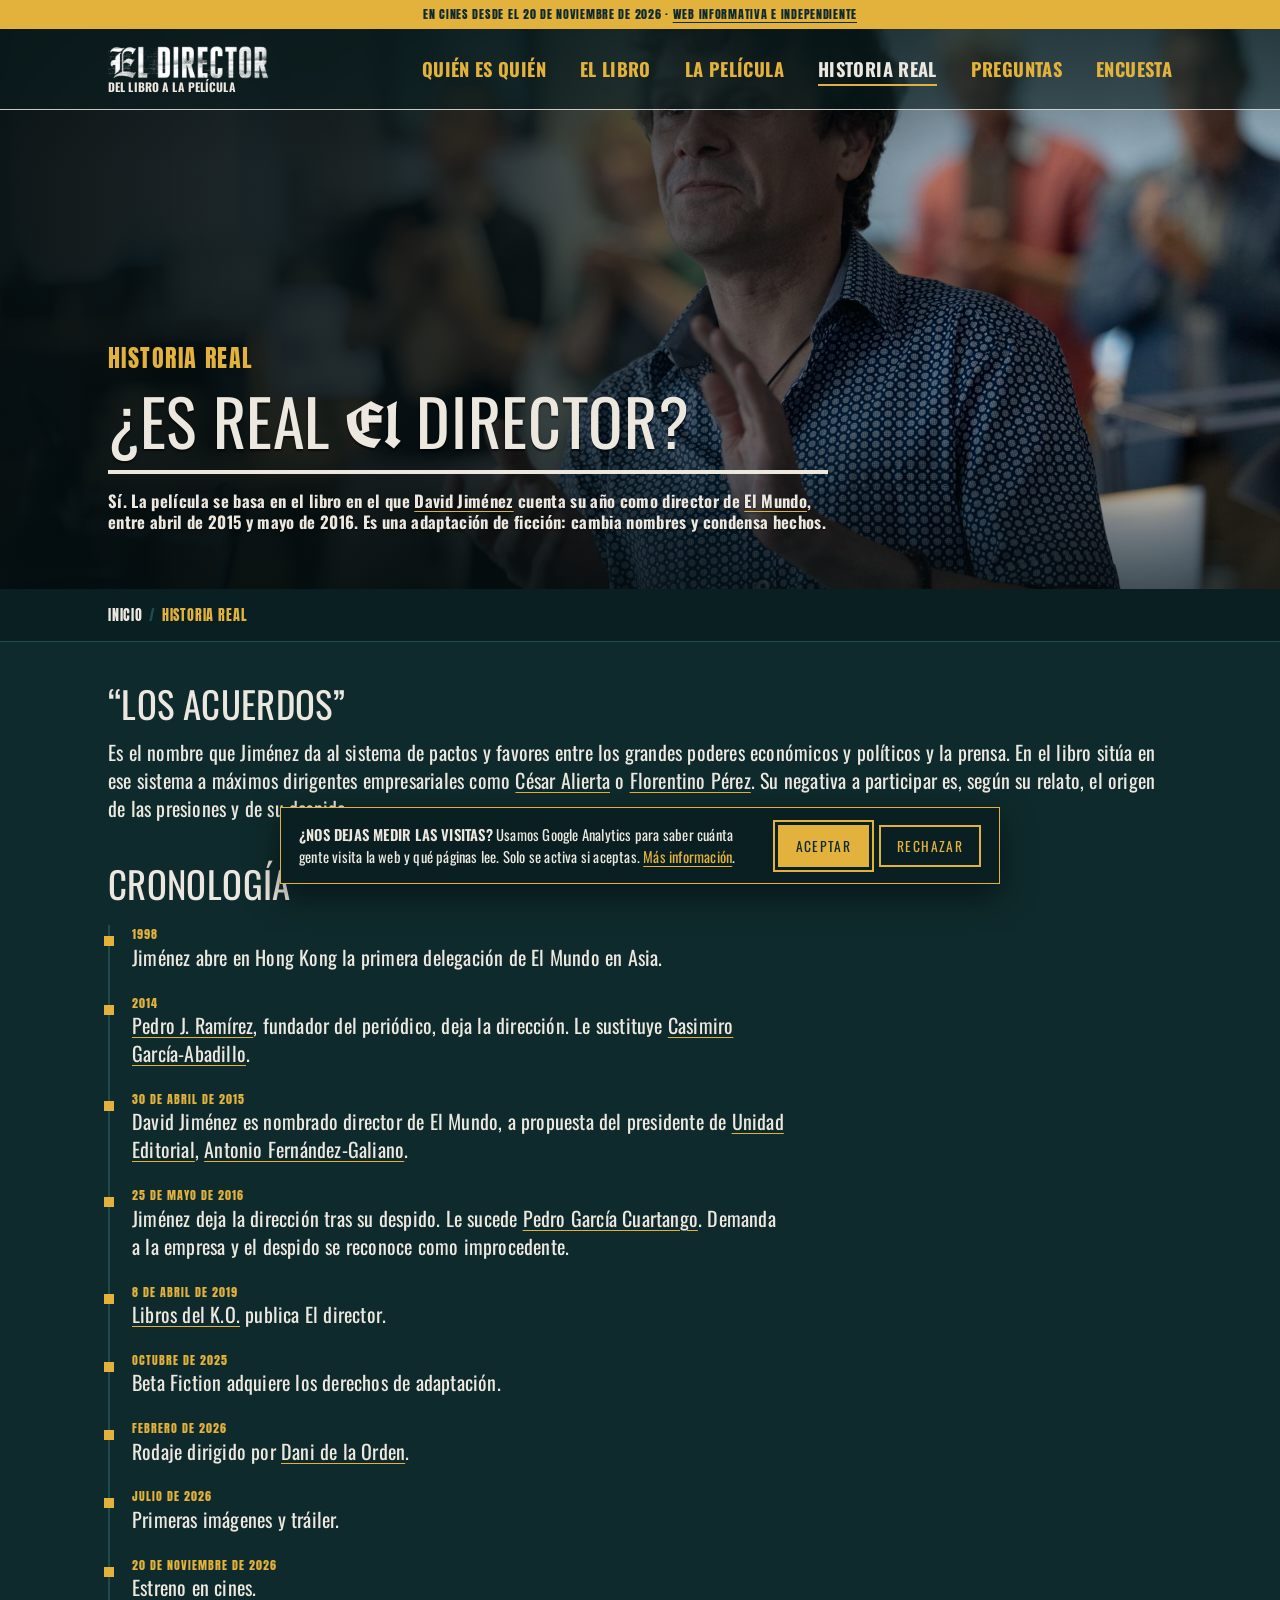
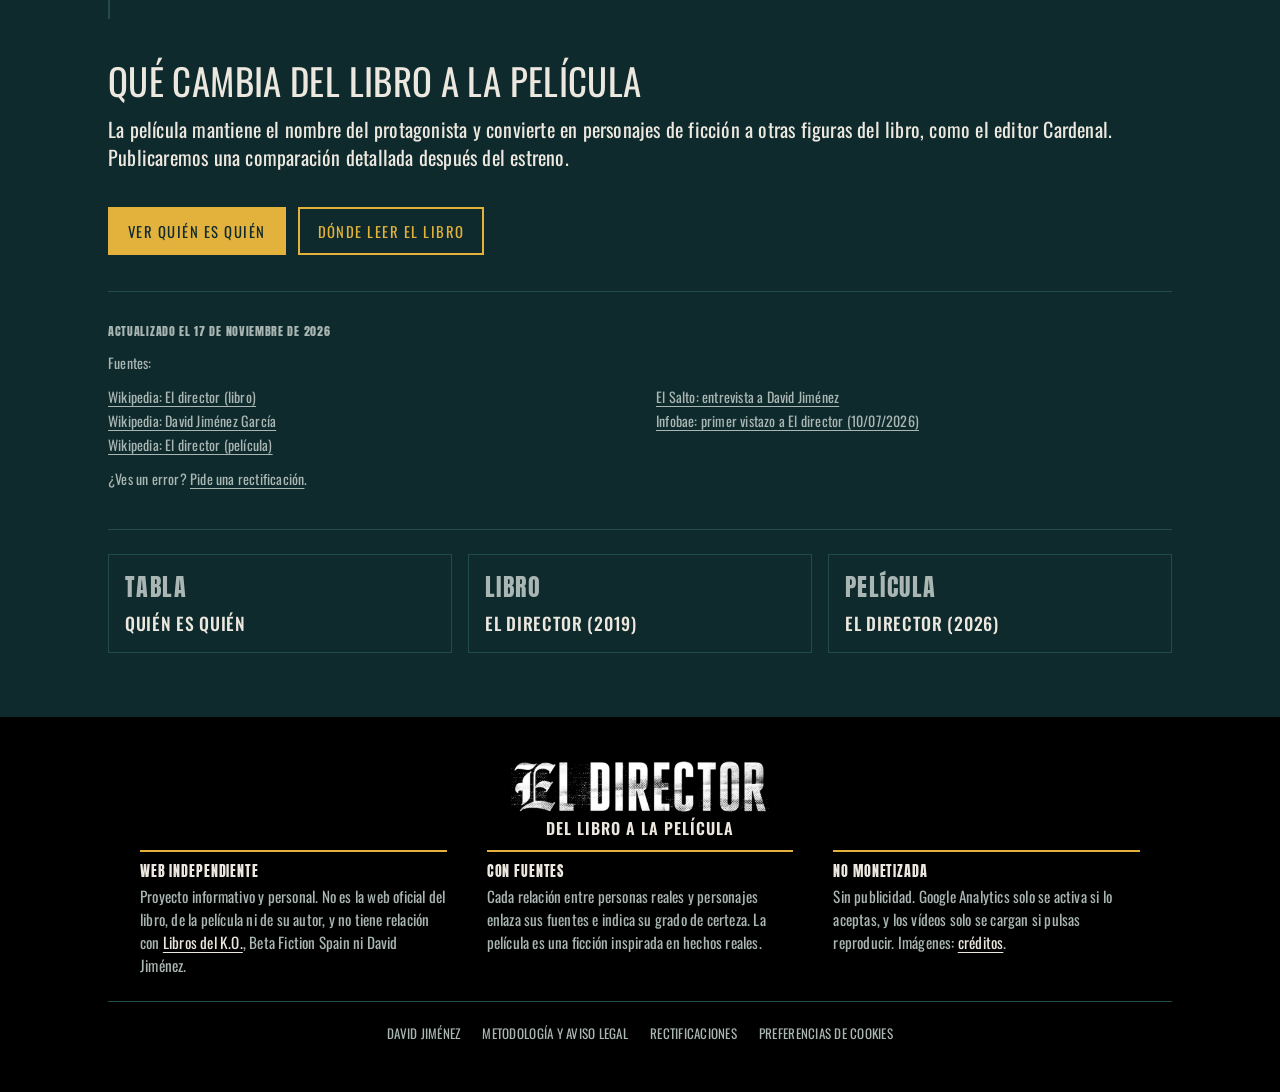
<file: docs/historia-real/index.html>
<!doctype html>
<html lang="es" data-ga="G-KYJ48RR145">
<head>
<meta charset="utf-8">
<script>document.documentElement.classList.add("js")</script>
<meta name="viewport" content="width=device-width, initial-scale=1, viewport-fit=cover">
<title>¿Es real El Director? La historia de David Jiménez en El Mundo</title>
<meta name="description" content="El Director está basada en hechos reales: el año de David Jiménez como director de El Mundo (2015-2016). Cronología, “Los Acuerdos” y del libro a la película.">
<link rel="canonical" href="https://eldirectorquienesquien.com/historia-real/">
<meta name="robots" content="index, follow, max-image-preview:large">
<meta name="theme-color" content="#0f2a2c">
<meta property="og:type" content="website">
<meta property="og:locale" content="es_ES">
<meta property="og:site_name" content="El Director. Del libro a la película">
<meta property="og:title" content="¿Es real El Director? La historia de David Jiménez en El Mundo">
<meta property="og:description" content="El Director está basada en hechos reales: el año de David Jiménez como director de El Mundo (2015-2016). Cronología, “Los Acuerdos” y del libro a la película.">
<meta property="og:url" content="https://eldirectorquienesquien.com/historia-real/">
<meta property="og:image" content="https://eldirectorquienesquien.com/assets/img/og-el-director.jpg">
<meta property="og:image:type" content="image/jpeg">
<meta property="og:image:width" content="1200">
<meta property="og:image:height" content="630">
<meta property="og:image:alt" content="El Director. Del libro a la película">
<meta name="twitter:card" content="summary_large_image">
<meta name="twitter:image" content="https://eldirectorquienesquien.com/assets/img/og-el-director.jpg">
<link rel="icon" href="../assets/img/favicon-48.png" sizes="48x48" type="image/png">
<link rel="icon" href="../assets/img/favicon-192.png" sizes="192x192" type="image/png">
<link rel="apple-touch-icon" href="../assets/img/apple-touch-icon.png">
<link rel="preconnect" href="https://fonts.googleapis.com">
<link rel="preconnect" href="https://fonts.gstatic.com" crossorigin>
<link rel="stylesheet" href="https://fonts.googleapis.com/css2?family=UnifrakturCook:wght@700&family=Anton&family=Oswald:wght@400;500;600;700&display=swap">
<link rel="stylesheet" href="../assets/estilos.css?v=217471c9">
<script type="application/ld+json">{"@context": "https://schema.org", "@graph": [{"@type": "WebSite", "@id": "https://eldirectorquienesquien.com/#web", "name": "El Director. Del libro a la película", "url": "https://eldirectorquienesquien.com/", "inLanguage": "es"}, {"@type": "WebPage", "@id": "https://eldirectorquienesquien.com/historia-real/", "url": "https://eldirectorquienesquien.com/historia-real/", "name": "¿Es real El Director? La historia de David Jiménez en El Mundo", "description": "El Director está basada en hechos reales: el año de David Jiménez como director de El Mundo (2015-2016). Cronología, “Los Acuerdos” y del libro a la película.", "isPartOf": {"@id": "https://eldirectorquienesquien.com/#web"}, "dateModified": "2026-11-17", "inLanguage": "es"}, {"@type": "BreadcrumbList", "itemListElement": [{"@type": "ListItem", "position": 1, "name": "Inicio", "item": "https://eldirectorquienesquien.com/"}, {"@type": "ListItem", "position": 2, "name": "Historia real", "item": "https://eldirectorquienesquien.com/historia-real/"}]}]}</script>
<script src="../assets/video.js?v=217471c9" defer></script>
<script src="../assets/slider.js?v=217471c9" defer></script>
<script src="../assets/encuesta.js?v=217471c9" defer></script>
<script src="../assets/cookies.js?v=217471c9" defer></script>
</head>
<body class="con-hero">
<a class="salto" href="#contenido">Saltar al contenido</a>
<div class="arriba">
<div class="cinta">En cines desde el 20 de noviembre de 2026 · <a href="../metodologia-y-fuentes/">Web informativa e independiente</a></div>
<header class="sitio">
  <div class="contenedor">
    <a class="marca" href="../"><img src="../assets/img/portada/logo-web.png" alt="El Director" width="172" height="36"><span>Del libro a la película</span></a>
    <button type="button" class="menu-boton" aria-expanded="false" aria-controls="menu-principal"><span class="menu-icono" aria-hidden="true"></span><span class="menu-texto">Menú</span></button>
    <nav id="menu-principal" aria-label="Principal"><ul class="menu"><li><a href="../personajes/">Quién es quién</a></li><li><a href="../libro/">El libro</a></li><li><a href="../pelicula/">La película</a></li><li><a href="../historia-real/" aria-current="page">Historia real</a></li><li><a href="../preguntas-frecuentes/">Preguntas</a></li><li><a href="../encuesta/">Encuesta</a></li></ul></nav>
  </div>
</header>
</div>
<main id="contenido" class="con-hero">
<section class="hero hero-v3 hero-pagina"><img class="hero-fondo" src="../assets/img/cabeceras/historia-real.jpg" alt="" width="1920" height="1080" style="object-position:75% 30%" fetchpriority="high" decoding="async"><div class="contenedor hero-texto">
<p class="antetitulo">Historia real</p>
<h1>¿Es real <span class="el">El</span> Director?</h1><p class="entradilla">Sí. La película se basa en el libro en el que <a class="ref interno" href="../personajes/david-jimenez/">David Jiménez</a> cuenta su año como director de <i><a class="ref" href="https://es.wikipedia.org/wiki/El_Mundo_(Espa%C3%B1a)" rel="noopener noreferrer" target="_blank">El Mundo</a></i>, entre abril de 2015 y mayo de 2016. Es una adaptación de ficción: cambia nombres y condensa hechos.</p></div></section>
<div class="migas-franja"><div class="contenedor"><nav class="migas" aria-label="Migas de pan"><ol><li><a href="../">Inicio</a></li><li aria-current="page">Historia real</li></ol></nav></div></div>
<div class="contenedor">
<div class="lectura">
<h2>“Los Acuerdos”</h2>
<p>Es el nombre que Jiménez da al sistema de pactos y favores entre los grandes poderes económicos y políticos y la prensa. En el libro sitúa en ese sistema a máximos dirigentes empresariales como <a class="ref interno" href="../personajes/#persona-alierta">César Alierta</a> o <a class="ref interno" href="../personajes/#persona-florentino-perez">Florentino Pérez</a>. Su negativa a participar es, según su relato, el origen de las presiones y de su despido.</p>
</div>
<h2>Cronología</h2>
<ol class="cronologia">
<li><time>1998</time>Jiménez abre en Hong Kong la primera delegación de <i>El Mundo</i> en Asia.</li>
<li><time>2014</time><a class="ref interno" href="../personajes/#persona-pedro-j-ramirez">Pedro J. Ramírez</a>, fundador del periódico, deja la dirección. Le sustituye <a class="ref interno" href="../personajes/#persona-garcia-abadillo">Casimiro García-Abadillo</a>.</li>
<li><time>30 de abril de 2015</time>David Jiménez es nombrado director de <i>El Mundo</i>, a propuesta del presidente de <a class="ref" href="https://es.wikipedia.org/wiki/Unidad_Editorial" rel="noopener noreferrer" target="_blank">Unidad Editorial</a>, <a class="ref interno" href="../personajes/cardenal/">Antonio Fernández-Galiano</a>.</li>
<li><time>25 de mayo de 2016</time>Jiménez deja la dirección tras su despido. Le sucede <a class="ref" href="https://es.wikipedia.org/wiki/Pedro_Garc%C3%ADa_Cuartango" rel="noopener noreferrer" target="_blank">Pedro García Cuartango</a>. Demanda a la empresa y el despido se reconoce como improcedente.</li>
<li><time>8 de abril de 2019</time><a class="ref" href="https://www.librosdelko.com/" rel="noopener noreferrer" target="_blank">Libros del K.O.</a> publica <i>El director</i>.</li>
<li><time>Octubre de 2025</time>Beta Fiction adquiere los derechos de adaptación.</li>
<li><time>Febrero de 2026</time>Rodaje dirigido por <a class="ref interno" href="../pelicula/#dani-de-la-orden">Dani de la Orden</a>.</li>
<li><time>Julio de 2026</time>Primeras imágenes y tráiler.</li>
<li><time>20 de noviembre de 2026</time>Estreno en cines.</li>
</ol>
<div class="lectura">
<h2>Qué cambia del libro a la película</h2>
<p>La película mantiene el nombre del protagonista y convierte en personajes de ficción a otras figuras del libro, como el editor Cardenal. Publicaremos una comparación detallada después del estreno.</p>
</div>
<div class="acciones"><a class="btn" href="../personajes/">Ver quién es quién</a><a class="btn sec" href="../libro/#donde-leer">Dónde leer el libro</a></div>
<aside class="fuentes" aria-label="Fuentes"><p class="actualizado">Actualizado el 17 de noviembre de 2026</p><p>Fuentes:</p><ul><li><a href="https://es.wikipedia.org/wiki/El_director" rel="noopener noreferrer" target="_blank">Wikipedia: El director (libro)</a></li><li><a href="https://es.wikipedia.org/wiki/David_Jim%C3%A9nez_Garc%C3%ADa" rel="noopener noreferrer" target="_blank">Wikipedia: David Jiménez García</a></li><li><a href="https://es.wikipedia.org/wiki/El_director_(pel%C3%ADcula)" rel="noopener noreferrer" target="_blank">Wikipedia: El director (película)</a></li><li><a href="https://www.elsaltodiario.com/medios/entrevista-david-jimenez-director-mundo-libro-acuerdos-prensa-empresas-ibex-cloacas-estado-informacion-falsa-podemos" rel="noopener noreferrer" target="_blank">El Salto: entrevista a David Jiménez</a></li><li><a href="https://www.infobae.com/espana/cultura/2026/07/10/primer-vistazo-a-el-director-la-pelicula-basada-en-el-exitoso-libro-de-david-jimenez-sobre-sus-experiencias-en-el-mundo/" rel="noopener noreferrer" target="_blank">Infobae: primer vistazo a El director (10/07/2026)</a></li></ul><p>¿Ves un error? <a href="../metodologia-y-fuentes/#rectificaciones">Pide una rectificación</a>.</p></aside>
<nav class="siguiente" aria-label="Sigue leyendo"><a href="../personajes/"><span class="antetitulo">Tabla</span><strong>Quién es quién</strong></a><a href="../libro/"><span class="antetitulo">Libro</span><strong>El director (2019)</strong></a><a href="../pelicula/"><span class="antetitulo">Película</span><strong>El director (2026)</strong></a></nav>
</div>
</main>
<footer class="pie">
  <div class="contenedor">
    <p class="pie-marca"><img class="pie-logo" src="../assets/img/portada/logo-web.png" alt="El Director" width="258" height="54" loading="lazy"><span>Del libro a la película</span></p>
    <div class="pie-columnas">
      <section>
        <h2>Web independiente</h2>
        <p>Proyecto informativo y personal. No es la web oficial del libro, de la película ni de su autor, y no tiene relación con <a href="https://www.librosdelko.com/" rel="noopener noreferrer" target="_blank">Libros del K.O.</a>, Beta Fiction Spain ni David Jiménez.</p>
      </section>
      <section>
        <h2>Con fuentes</h2>
        <p>Cada relación entre personas reales y personajes enlaza sus fuentes e indica su grado de certeza. La película es una ficción inspirada en hechos reales.</p>
      </section>
      <section>
        <h2>No monetizada</h2>
        <p>Sin publicidad. Google Analytics solo se activa si lo aceptas, y los vídeos solo se cargan si pulsas reproducir. Imágenes: <a href="../metodologia-y-fuentes/#creditos">créditos</a>.</p>
      </section>
    </div>
    <hr>
    <nav aria-label="Pie de página">
      <ul class="pie-menu">
        <li><a href="../personajes/david-jimenez/">David Jiménez</a></li>
        <li><a href="../metodologia-y-fuentes/">Metodología y aviso legal</a></li>
        <li><a href="../metodologia-y-fuentes/#rectificaciones">Rectificaciones</a></li>
        <li><a href="#" data-abrir-cookies>Preferencias de cookies</a></li>
      </ul>
    </nav>
  </div>
</footer>
<a class="volver-arriba" href="#contenido" aria-label="Volver arriba"></a>
<div id="aviso-cookies" class="aviso-cookies" role="dialog" aria-live="polite" aria-label="Aviso de cookies" hidden>
  <p><strong>¿Nos dejas medir las visitas?</strong> Usamos Google Analytics para saber cuánta gente visita la web y qué páginas lee. Solo se activa si aceptas. <a href="../metodologia-y-fuentes/#cookies">Más información</a>.</p>
  <div class="aviso-cookies-botones"><button type="button" class="btn" data-cookies="si">Aceptar</button><button type="button" class="btn sec" data-cookies="no">Rechazar</button></div>
</div>
</body>
</html>
</file>
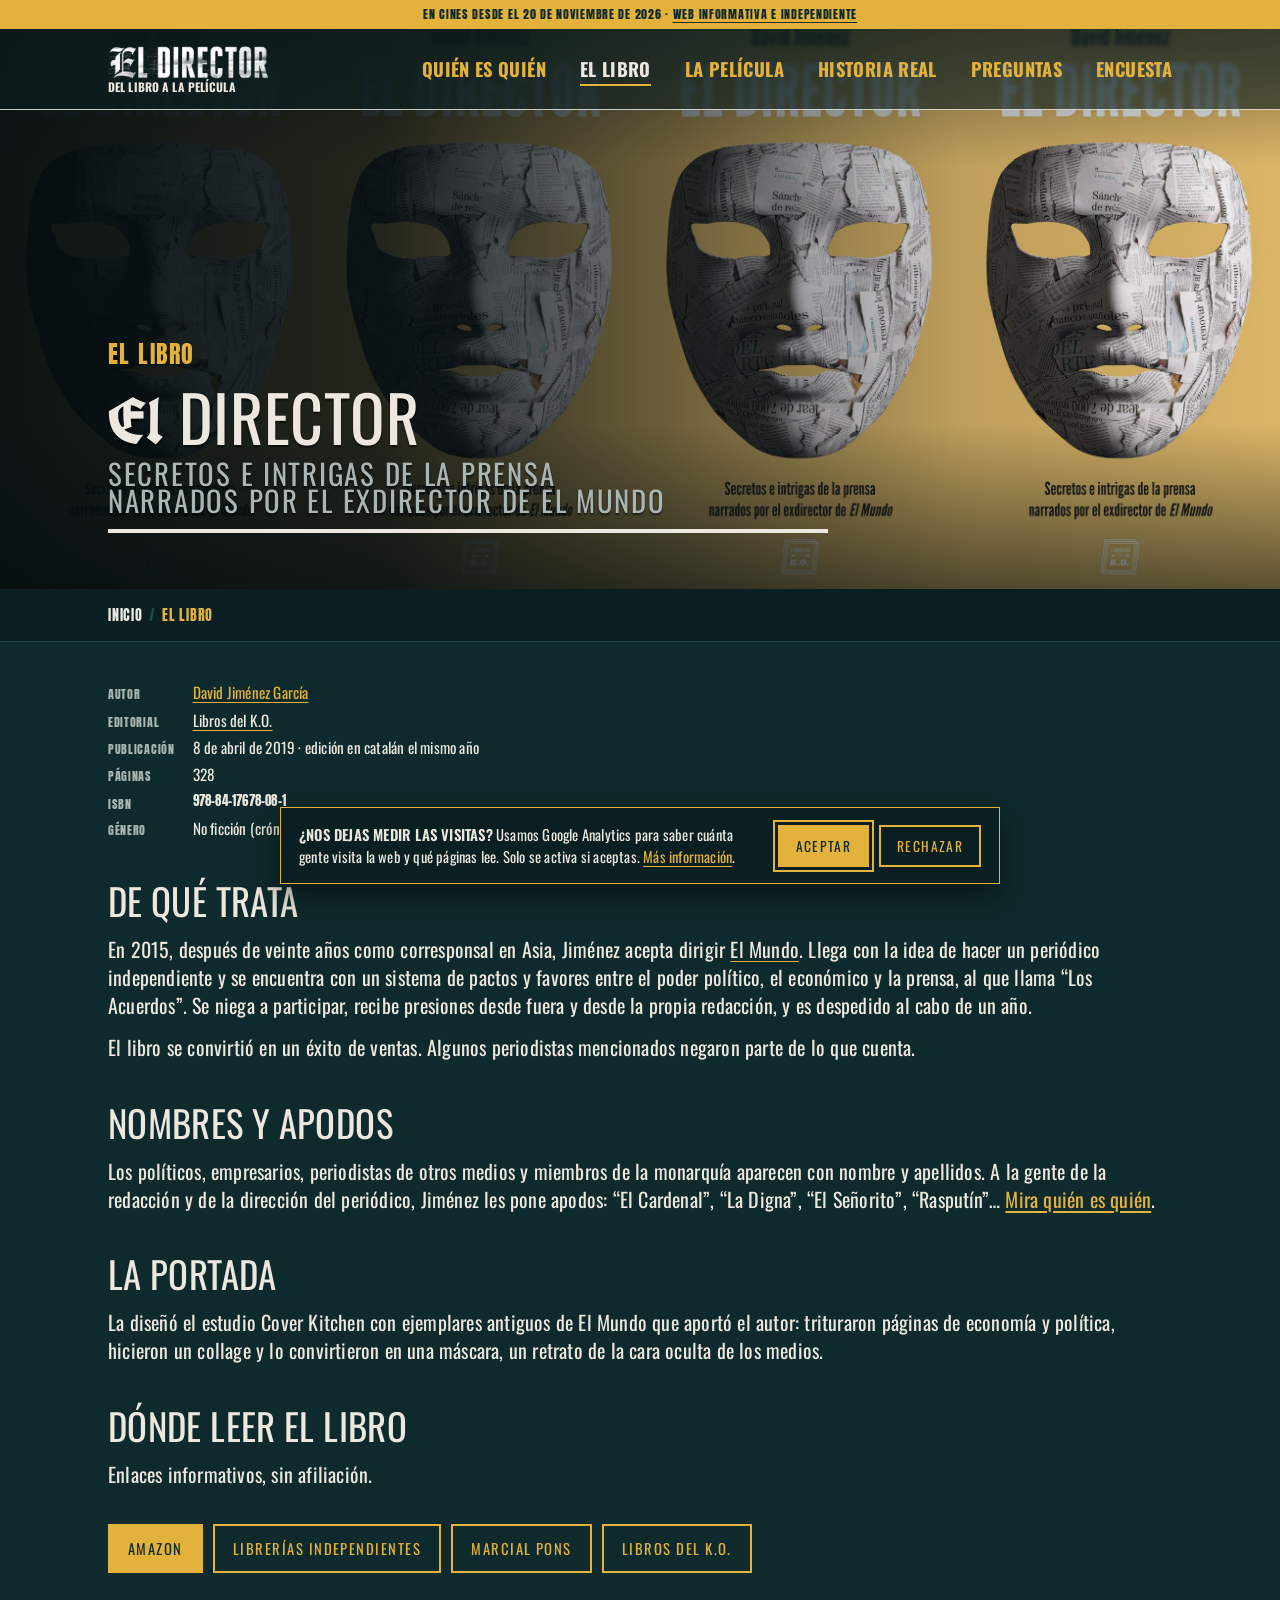
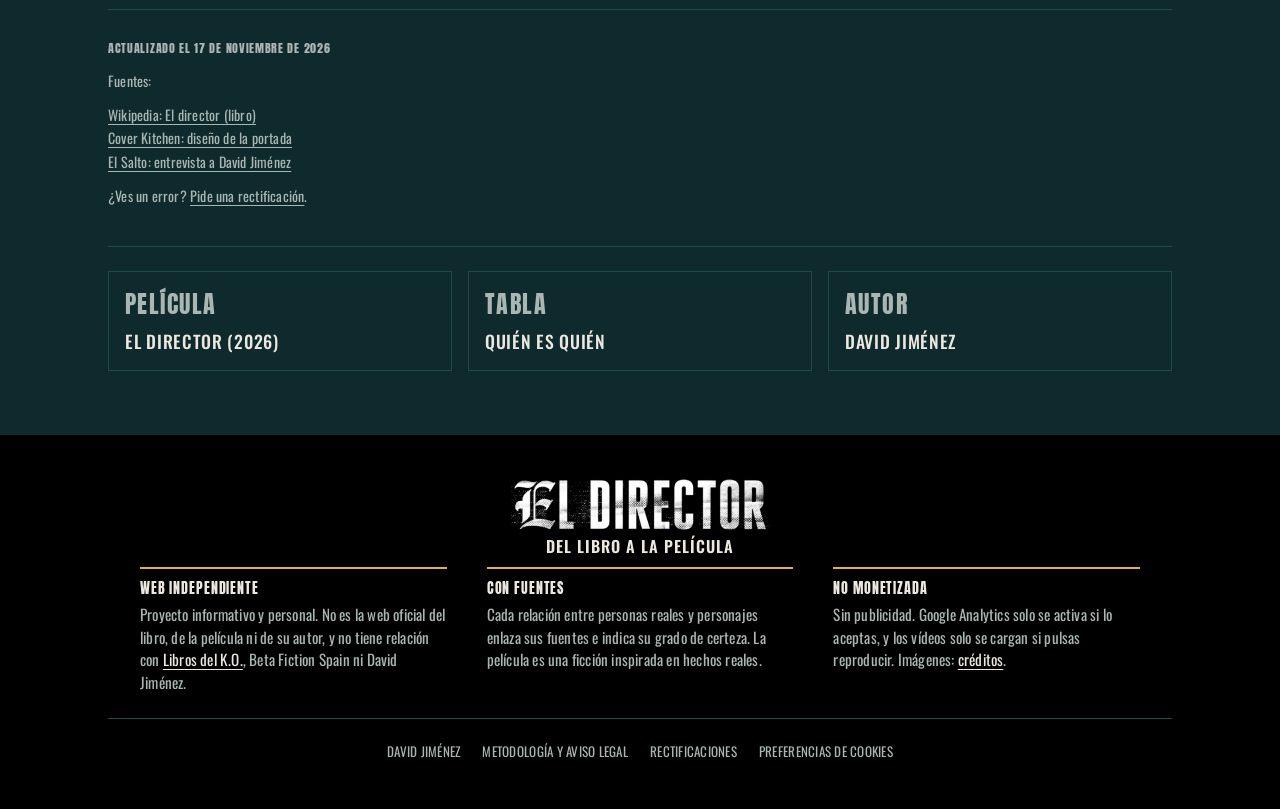
<file: docs/libro/index.html>
<!doctype html>
<html lang="es" data-ga="G-KYJ48RR145">
<head>
<meta charset="utf-8">
<script>document.documentElement.classList.add("js")</script>
<meta name="viewport" content="width=device-width, initial-scale=1, viewport-fit=cover">
<title>El director, el libro de David Jiménez: sinopsis y dónde leerlo</title>
<meta name="description" content="El director (Libros del K.O., 2019): el año de David Jiménez al frente de El Mundo y “Los Acuerdos” entre prensa y poder. Sinopsis, datos y dónde leerlo.">
<link rel="canonical" href="https://eldirectorquienesquien.com/libro/">
<meta name="robots" content="index, follow, max-image-preview:large">
<meta name="theme-color" content="#0f2a2c">
<meta property="og:type" content="website">
<meta property="og:locale" content="es_ES">
<meta property="og:site_name" content="El Director. Del libro a la película">
<meta property="og:title" content="El director, el libro de David Jiménez: sinopsis y dónde leerlo">
<meta property="og:description" content="El director (Libros del K.O., 2019): el año de David Jiménez al frente de El Mundo y “Los Acuerdos” entre prensa y poder. Sinopsis, datos y dónde leerlo.">
<meta property="og:url" content="https://eldirectorquienesquien.com/libro/">
<meta property="og:image" content="https://eldirectorquienesquien.com/assets/img/og-el-director.jpg">
<meta property="og:image:type" content="image/jpeg">
<meta property="og:image:width" content="1200">
<meta property="og:image:height" content="630">
<meta property="og:image:alt" content="El Director. Del libro a la película">
<meta name="twitter:card" content="summary_large_image">
<meta name="twitter:image" content="https://eldirectorquienesquien.com/assets/img/og-el-director.jpg">
<link rel="icon" href="../assets/img/favicon-48.png" sizes="48x48" type="image/png">
<link rel="icon" href="../assets/img/favicon-192.png" sizes="192x192" type="image/png">
<link rel="apple-touch-icon" href="../assets/img/apple-touch-icon.png">
<link rel="preconnect" href="https://fonts.googleapis.com">
<link rel="preconnect" href="https://fonts.gstatic.com" crossorigin>
<link rel="stylesheet" href="https://fonts.googleapis.com/css2?family=UnifrakturCook:wght@700&family=Anton&family=Oswald:wght@400;500;600;700&display=swap">
<link rel="stylesheet" href="../assets/estilos.css?v=217471c9">
<script type="application/ld+json">{"@context": "https://schema.org", "@graph": [{"@type": "WebSite", "@id": "https://eldirectorquienesquien.com/#web", "name": "El Director. Del libro a la película", "url": "https://eldirectorquienesquien.com/", "inLanguage": "es"}, {"@type": "WebPage", "@id": "https://eldirectorquienesquien.com/libro/", "url": "https://eldirectorquienesquien.com/libro/", "name": "El director, el libro de David Jiménez: sinopsis y dónde leerlo", "description": "El director (Libros del K.O., 2019): el año de David Jiménez al frente de El Mundo y “Los Acuerdos” entre prensa y poder. Sinopsis, datos y dónde leerlo.", "isPartOf": {"@id": "https://eldirectorquienesquien.com/#web"}, "dateModified": "2026-11-17", "inLanguage": "es"}, {"@type": "BreadcrumbList", "itemListElement": [{"@type": "ListItem", "position": 1, "name": "Inicio", "item": "https://eldirectorquienesquien.com/"}, {"@type": "ListItem", "position": 2, "name": "El libro", "item": "https://eldirectorquienesquien.com/libro/"}]}, {"@type": "Book", "@id": "https://eldirectorquienesquien.com/libro/#libro", "name": "El director: secretos e intrigas de la prensa narrados por el exdirector de El Mundo", "author": {"@type": "Person", "@id": "https://eldirectorquienesquien.com/personajes/david-jimenez/#persona", "name": "David Jiménez García"}, "publisher": {"@type": "Organization", "name": "Libros del K.O.", "url": "https://www.librosdelko.com/"}, "datePublished": "2019-04-08", "inLanguage": "es", "isbn": "9788417678081", "numberOfPages": 328, "genre": "No ficción"}]}</script>
<script src="../assets/video.js?v=217471c9" defer></script>
<script src="../assets/slider.js?v=217471c9" defer></script>
<script src="../assets/encuesta.js?v=217471c9" defer></script>
<script src="../assets/cookies.js?v=217471c9" defer></script>
</head>
<body class="con-hero">
<a class="salto" href="#contenido">Saltar al contenido</a>
<div class="arriba">
<div class="cinta">En cines desde el 20 de noviembre de 2026 · <a href="../metodologia-y-fuentes/">Web informativa e independiente</a></div>
<header class="sitio">
  <div class="contenedor">
    <a class="marca" href="../"><img src="../assets/img/portada/logo-web.png" alt="El Director" width="172" height="36"><span>Del libro a la película</span></a>
    <button type="button" class="menu-boton" aria-expanded="false" aria-controls="menu-principal"><span class="menu-icono" aria-hidden="true"></span><span class="menu-texto">Menú</span></button>
    <nav id="menu-principal" aria-label="Principal"><ul class="menu"><li><a href="../personajes/">Quién es quién</a></li><li><a href="../libro/" aria-current="page">El libro</a></li><li><a href="../pelicula/">La película</a></li><li><a href="../historia-real/">Historia real</a></li><li><a href="../preguntas-frecuentes/">Preguntas</a></li><li><a href="../encuesta/">Encuesta</a></li></ul></nav>
  </div>
</header>
</div>
<main id="contenido" class="con-hero">
<section class="hero hero-v3 hero-pagina"><div class="hero-fondo hero-mosaico" aria-hidden="true"><img src="../assets/img/portada/libro-el-director.jpg" alt="" width="780" height="1200" decoding="async" fetchpriority="high"><img src="../assets/img/portada/libro-el-director.jpg" alt="" width="780" height="1200" decoding="async"><img src="../assets/img/portada/libro-el-director.jpg" alt="" width="780" height="1200" decoding="async"><img src="../assets/img/portada/libro-el-director.jpg" alt="" width="780" height="1200" decoding="async"></div><div class="contenedor hero-texto">
<p class="antetitulo">El libro</p>
<h1><span class="el">El</span> director <span style="font-size:.45em;display:block;letter-spacing:.06em;color:var(--gris);margin-top:8px">Secretos e intrigas de la prensa narrados por el exdirector de El Mundo</span></h1></div></section>
<div class="migas-franja"><div class="contenedor"><nav class="migas" aria-label="Migas de pan"><ol><li><a href="../">Inicio</a></li><li aria-current="page">El libro</li></ol></nav></div></div>
<div class="contenedor">
<dl class="datos">
  <dt>Autor</dt><dd><a href="../personajes/david-jimenez/">David Jiménez García</a></dd>
  <dt>Editorial</dt><dd><a class="ref" href="https://www.librosdelko.com/" rel="noopener noreferrer" target="_blank">Libros del K.O.</a></dd>
  <dt>Publicación</dt><dd>8 de abril de 2019 · edición en catalán el mismo año</dd>
  <dt>Páginas</dt><dd>328</dd>
  <dt>ISBN</dt><dd class="mono">978-84-17678-08-1</dd>
  <dt>Género</dt><dd>No ficción (crónica, memorias)</dd>
</dl>
<div class="lectura">
<h2>De qué trata</h2>
<p>En 2015, después de veinte años como corresponsal en Asia, Jiménez acepta dirigir <i><a class="ref" href="https://es.wikipedia.org/wiki/El_Mundo_(Espa%C3%B1a)" rel="noopener noreferrer" target="_blank">El Mundo</a></i>. Llega con la idea de hacer un periódico independiente y se encuentra con un sistema de pactos y favores entre el poder político, el económico y la prensa, al que llama “Los Acuerdos”. Se niega a participar, recibe presiones desde fuera y desde la propia redacción, y es despedido al cabo de un año.</p>
<p>El libro se convirtió en un éxito de ventas. Algunos periodistas mencionados negaron parte de lo que cuenta.</p>
<h2>Nombres y apodos</h2>
<p>Los políticos, empresarios, periodistas de otros medios y miembros de la monarquía aparecen con nombre y apellidos. A la gente de la redacción y de la dirección del periódico, Jiménez les pone apodos: “El Cardenal”, “La Digna”, “El Señorito”, “Rasputín”… <a href="../personajes/">Mira quién es quién</a>.</p>
<h2>La portada</h2>
<p>La diseñó el estudio Cover Kitchen con ejemplares antiguos de <i>El Mundo</i> que aportó el autor: trituraron páginas de economía y política, hicieron un collage y lo convirtieron en una máscara, un retrato de la cara oculta de los medios.</p>
<h2 id="donde-leer">Dónde leer el libro</h2>
<p>Enlaces informativos, sin afiliación.</p>
</div>
<div class="donde">
  <a class="btn" href="https://amzn.eu/d/0aOE6Rxm" rel="noopener noreferrer" target="_blank">Amazon</a>
  <a class="btn sec" href="https://www.todostuslibros.com/busquedas?keyword=9788417678081" rel="noopener noreferrer" target="_blank">Librerías independientes</a>
  <a class="btn sec" href="https://www.marcialpons.es/libros/el-director/9788417678081/" rel="noopener noreferrer" target="_blank">Marcial Pons</a>
  <a class="btn sec" href="https://www.librosdelko.com/" rel="noopener noreferrer" target="_blank">Libros del K.O.</a>
</div>
<aside class="fuentes" aria-label="Fuentes"><p class="actualizado">Actualizado el 17 de noviembre de 2026</p><p>Fuentes:</p><ul><li><a href="https://es.wikipedia.org/wiki/El_director" rel="noopener noreferrer" target="_blank">Wikipedia: El director (libro)</a></li><li><a href="https://coverkitchen.squarespace.com/memoir/el-director" rel="noopener noreferrer" target="_blank">Cover Kitchen: diseño de la portada</a></li><li><a href="https://www.elsaltodiario.com/medios/entrevista-david-jimenez-director-mundo-libro-acuerdos-prensa-empresas-ibex-cloacas-estado-informacion-falsa-podemos" rel="noopener noreferrer" target="_blank">El Salto: entrevista a David Jiménez</a></li></ul><p>¿Ves un error? <a href="../metodologia-y-fuentes/#rectificaciones">Pide una rectificación</a>.</p></aside>
<nav class="siguiente" aria-label="Sigue leyendo"><a href="../pelicula/"><span class="antetitulo">Película</span><strong>El director (2026)</strong></a><a href="../personajes/"><span class="antetitulo">Tabla</span><strong>Quién es quién</strong></a><a href="../personajes/david-jimenez/"><span class="antetitulo">Autor</span><strong>David Jiménez</strong></a></nav>
</div>
</main>
<footer class="pie">
  <div class="contenedor">
    <p class="pie-marca"><img class="pie-logo" src="../assets/img/portada/logo-web.png" alt="El Director" width="258" height="54" loading="lazy"><span>Del libro a la película</span></p>
    <div class="pie-columnas">
      <section>
        <h2>Web independiente</h2>
        <p>Proyecto informativo y personal. No es la web oficial del libro, de la película ni de su autor, y no tiene relación con <a href="https://www.librosdelko.com/" rel="noopener noreferrer" target="_blank">Libros del K.O.</a>, Beta Fiction Spain ni David Jiménez.</p>
      </section>
      <section>
        <h2>Con fuentes</h2>
        <p>Cada relación entre personas reales y personajes enlaza sus fuentes e indica su grado de certeza. La película es una ficción inspirada en hechos reales.</p>
      </section>
      <section>
        <h2>No monetizada</h2>
        <p>Sin publicidad. Google Analytics solo se activa si lo aceptas, y los vídeos solo se cargan si pulsas reproducir. Imágenes: <a href="../metodologia-y-fuentes/#creditos">créditos</a>.</p>
      </section>
    </div>
    <hr>
    <nav aria-label="Pie de página">
      <ul class="pie-menu">
        <li><a href="../personajes/david-jimenez/">David Jiménez</a></li>
        <li><a href="../metodologia-y-fuentes/">Metodología y aviso legal</a></li>
        <li><a href="../metodologia-y-fuentes/#rectificaciones">Rectificaciones</a></li>
        <li><a href="#" data-abrir-cookies>Preferencias de cookies</a></li>
      </ul>
    </nav>
  </div>
</footer>
<a class="volver-arriba" href="#contenido" aria-label="Volver arriba"></a>
<div id="aviso-cookies" class="aviso-cookies" role="dialog" aria-live="polite" aria-label="Aviso de cookies" hidden>
  <p><strong>¿Nos dejas medir las visitas?</strong> Usamos Google Analytics para saber cuánta gente visita la web y qué páginas lee. Solo se activa si aceptas. <a href="../metodologia-y-fuentes/#cookies">Más información</a>.</p>
  <div class="aviso-cookies-botones"><button type="button" class="btn" data-cookies="si">Aceptar</button><button type="button" class="btn sec" data-cookies="no">Rechazar</button></div>
</div>
</body>
</html>
</file>
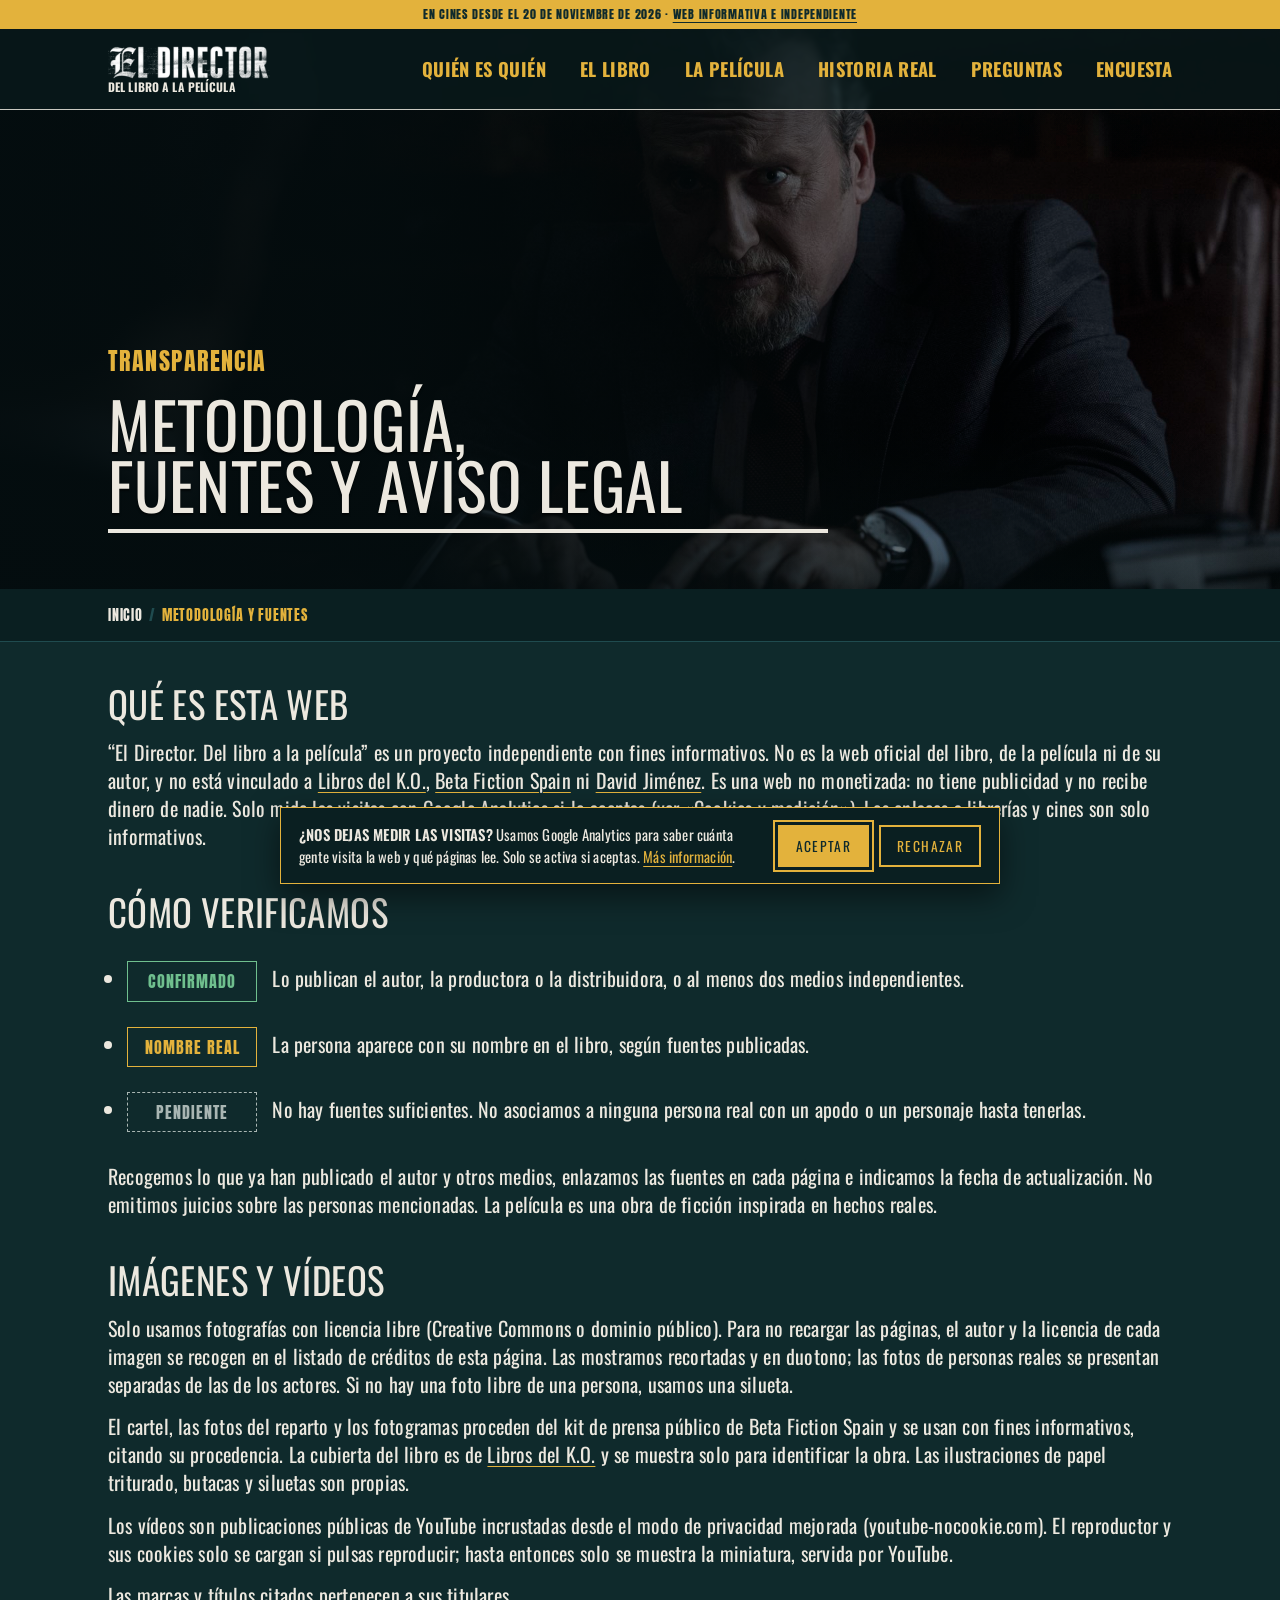
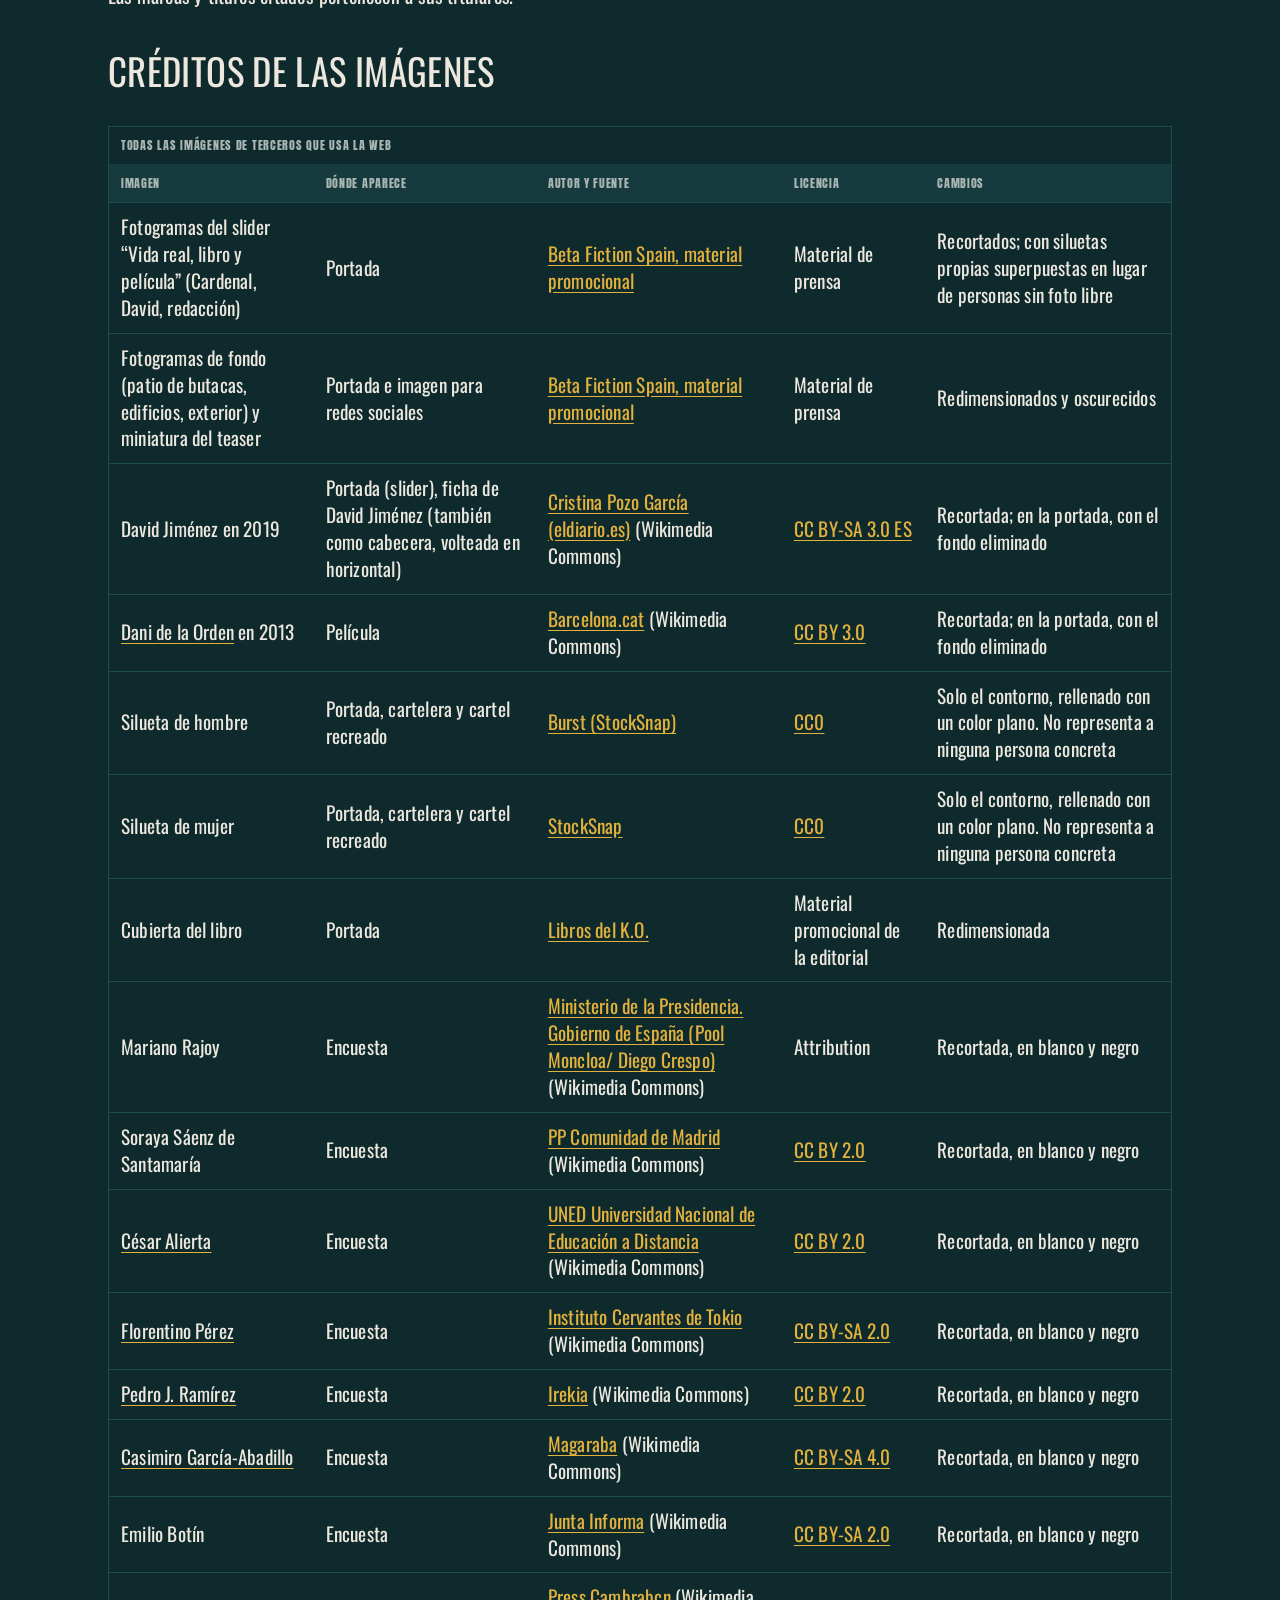
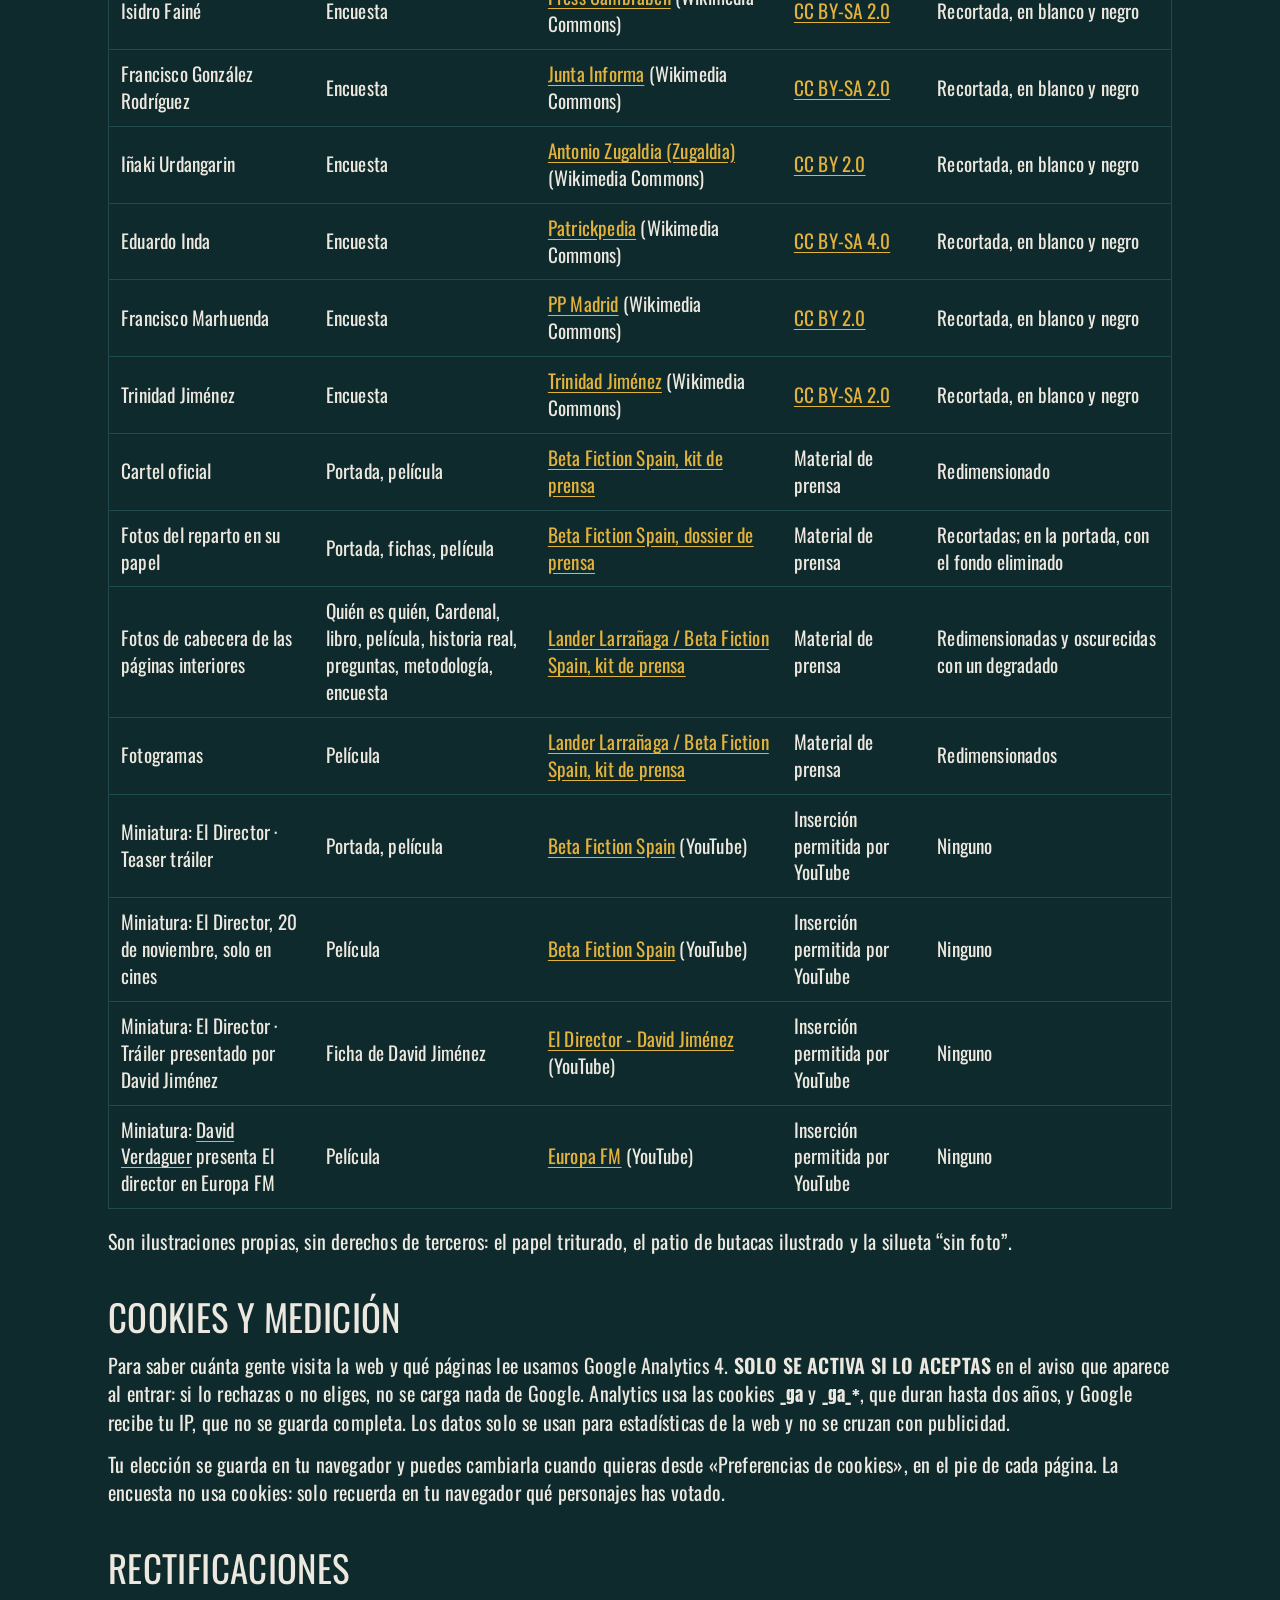
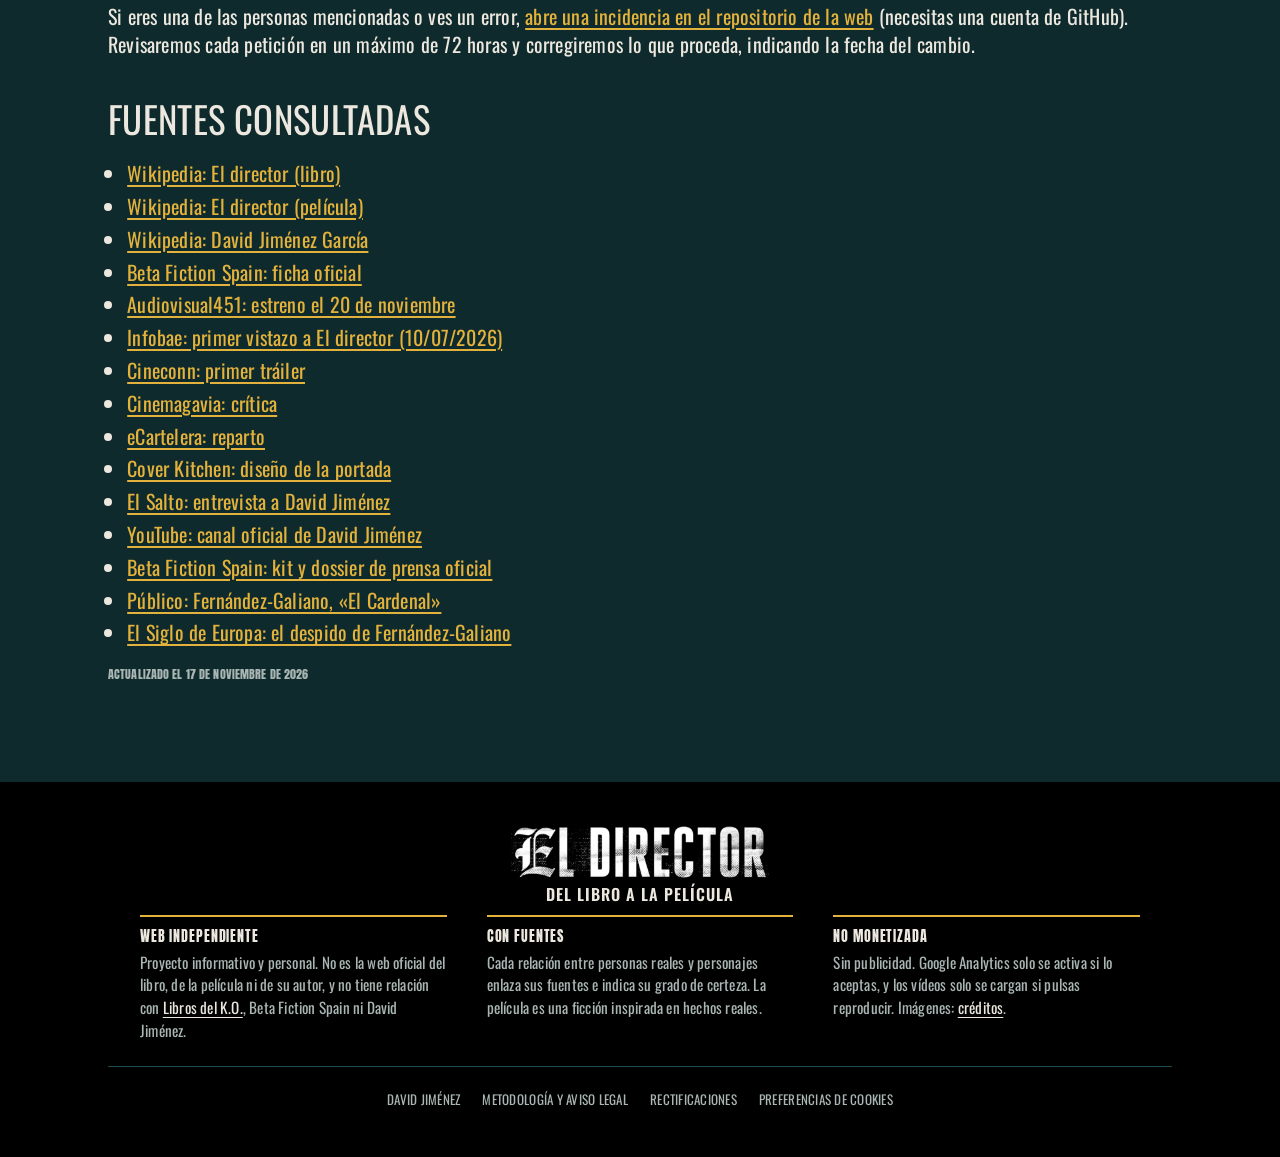
<file: docs/metodologia-y-fuentes/index.html>
<!doctype html>
<html lang="es" data-ga="G-KYJ48RR145">
<head>
<meta charset="utf-8">
<script>document.documentElement.classList.add("js")</script>
<meta name="viewport" content="width=device-width, initial-scale=1, viewport-fit=cover">
<title>Metodología, fuentes y aviso legal · El Director</title>
<meta name="description" content="Cómo verificamos la relación entre personas reales y personajes de El Director, qué fuentes usamos y cómo pedir una rectificación.">
<link rel="canonical" href="https://eldirectorquienesquien.com/metodologia-y-fuentes/">
<meta name="robots" content="index, follow, max-image-preview:large">
<meta name="theme-color" content="#0f2a2c">
<meta property="og:type" content="website">
<meta property="og:locale" content="es_ES">
<meta property="og:site_name" content="El Director. Del libro a la película">
<meta property="og:title" content="Metodología, fuentes y aviso legal · El Director">
<meta property="og:description" content="Cómo verificamos la relación entre personas reales y personajes de El Director, qué fuentes usamos y cómo pedir una rectificación.">
<meta property="og:url" content="https://eldirectorquienesquien.com/metodologia-y-fuentes/">
<meta property="og:image" content="https://eldirectorquienesquien.com/assets/img/og-el-director.jpg">
<meta property="og:image:type" content="image/jpeg">
<meta property="og:image:width" content="1200">
<meta property="og:image:height" content="630">
<meta property="og:image:alt" content="El Director. Del libro a la película">
<meta name="twitter:card" content="summary_large_image">
<meta name="twitter:image" content="https://eldirectorquienesquien.com/assets/img/og-el-director.jpg">
<link rel="icon" href="../assets/img/favicon-48.png" sizes="48x48" type="image/png">
<link rel="icon" href="../assets/img/favicon-192.png" sizes="192x192" type="image/png">
<link rel="apple-touch-icon" href="../assets/img/apple-touch-icon.png">
<link rel="preconnect" href="https://fonts.googleapis.com">
<link rel="preconnect" href="https://fonts.gstatic.com" crossorigin>
<link rel="stylesheet" href="https://fonts.googleapis.com/css2?family=UnifrakturCook:wght@700&family=Anton&family=Oswald:wght@400;500;600;700&display=swap">
<link rel="stylesheet" href="../assets/estilos.css?v=217471c9">
<script type="application/ld+json">{"@context": "https://schema.org", "@graph": [{"@type": "WebSite", "@id": "https://eldirectorquienesquien.com/#web", "name": "El Director. Del libro a la película", "url": "https://eldirectorquienesquien.com/", "inLanguage": "es"}, {"@type": "WebPage", "@id": "https://eldirectorquienesquien.com/metodologia-y-fuentes/", "url": "https://eldirectorquienesquien.com/metodologia-y-fuentes/", "name": "Metodología, fuentes y aviso legal · El Director", "description": "Cómo verificamos la relación entre personas reales y personajes de El Director, qué fuentes usamos y cómo pedir una rectificación.", "isPartOf": {"@id": "https://eldirectorquienesquien.com/#web"}, "dateModified": "2026-11-17", "inLanguage": "es"}, {"@type": "BreadcrumbList", "itemListElement": [{"@type": "ListItem", "position": 1, "name": "Inicio", "item": "https://eldirectorquienesquien.com/"}, {"@type": "ListItem", "position": 2, "name": "Metodología y fuentes", "item": "https://eldirectorquienesquien.com/metodologia-y-fuentes/"}]}]}</script>
<script src="../assets/video.js?v=217471c9" defer></script>
<script src="../assets/slider.js?v=217471c9" defer></script>
<script src="../assets/encuesta.js?v=217471c9" defer></script>
<script src="../assets/cookies.js?v=217471c9" defer></script>
</head>
<body class="con-hero">
<a class="salto" href="#contenido">Saltar al contenido</a>
<div class="arriba">
<div class="cinta">En cines desde el 20 de noviembre de 2026 · <a href="../metodologia-y-fuentes/">Web informativa e independiente</a></div>
<header class="sitio">
  <div class="contenedor">
    <a class="marca" href="../"><img src="../assets/img/portada/logo-web.png" alt="El Director" width="172" height="36"><span>Del libro a la película</span></a>
    <button type="button" class="menu-boton" aria-expanded="false" aria-controls="menu-principal"><span class="menu-icono" aria-hidden="true"></span><span class="menu-texto">Menú</span></button>
    <nav id="menu-principal" aria-label="Principal"><ul class="menu"><li><a href="../personajes/">Quién es quién</a></li><li><a href="../libro/">El libro</a></li><li><a href="../pelicula/">La película</a></li><li><a href="../historia-real/">Historia real</a></li><li><a href="../preguntas-frecuentes/">Preguntas</a></li><li><a href="../encuesta/">Encuesta</a></li></ul></nav>
  </div>
</header>
</div>
<main id="contenido" class="con-hero">
<section class="hero hero-v3 hero-pagina"><img class="hero-fondo" src="../assets/img/cabeceras/metodologia.jpg" alt="" width="1920" height="1080" style="object-position:65% 35%" fetchpriority="high" decoding="async"><div class="contenedor hero-texto">
<p class="antetitulo">Transparencia</p>
<h1>Metodología, fuentes y aviso legal</h1></div></section>
<div class="migas-franja"><div class="contenedor"><nav class="migas" aria-label="Migas de pan"><ol><li><a href="../">Inicio</a></li><li aria-current="page">Metodología y fuentes</li></ol></nav></div></div>
<div class="contenedor">
<div class="lectura">
<h2>Qué es esta web</h2>
<p>“El Director. Del libro a la película” es un proyecto independiente con fines informativos. No es la web oficial del libro, de la película ni de su autor, y no está vinculado a <a class="ref" href="https://www.librosdelko.com/" rel="noopener noreferrer" target="_blank">Libros del K.O.</a>, <a class="ref" href="https://betafiction.es/" rel="noopener noreferrer" target="_blank">Beta Fiction Spain</a> ni <a class="ref interno" href="../personajes/david-jimenez/">David Jiménez</a>. Es una web no monetizada: no tiene publicidad y no recibe dinero de nadie. Solo mide las visitas con Google Analytics si lo aceptas (ver «Cookies y medición»). Los enlaces a librerías y cines son solo informativos.</p>
<h2>Cómo verificamos</h2>
<ul>
<li><span class="sello s-conf">Confirmado</span> Lo publican el autor, la productora o la distribuidora, o al menos dos medios independientes.</li>
<li><span class="sello s-real">Nombre real</span> La persona aparece con su nombre en el libro, según fuentes publicadas.</li>
<li><span class="sello s-pend">Pendiente</span> No hay fuentes suficientes. No asociamos a ninguna persona real con un apodo o un personaje hasta tenerlas.</li>
</ul>
<p>Recogemos lo que ya han publicado el autor y otros medios, enlazamos las fuentes en cada página e indicamos la fecha de actualización. No emitimos juicios sobre las personas mencionadas. La película es una obra de ficción inspirada en hechos reales.</p>
<h2 id="imagenes">Imágenes y vídeos</h2>
<p>Solo usamos fotografías con licencia libre (Creative Commons o dominio público). Para no recargar las páginas, el autor y la licencia de cada imagen se recogen en el listado de créditos de esta página. Las mostramos recortadas y en duotono; las fotos de personas reales se presentan separadas de las de los actores. Si no hay una foto libre de una persona, usamos una silueta.</p>
<p>El cartel, las fotos del reparto y los fotogramas proceden del kit de prensa público de Beta Fiction Spain y se usan con fines informativos, citando su procedencia. La cubierta del libro es de <a class="ref" href="https://www.librosdelko.com/" rel="noopener noreferrer" target="_blank">Libros del K.O.</a> y se muestra solo para identificar la obra. Las ilustraciones de papel triturado, butacas y siluetas son propias.</p>
<p>Los vídeos son publicaciones públicas de YouTube incrustadas desde el modo de privacidad mejorada (youtube-nocookie.com). El reproductor y sus cookies solo se cargan si pulsas reproducir; hasta entonces solo se muestra la miniatura, servida por YouTube.</p>
<p>Las marcas y títulos citados pertenecen a sus titulares.</p>
<h2 id="creditos">Créditos de las imágenes</h2>
</div>
<div class="tabla"><table>
<caption>Todas las imágenes de terceros que usa la web</caption>
<thead><tr><th>Imagen</th><th>Dónde aparece</th><th>Autor y fuente</th><th>Licencia</th><th>Cambios</th></tr></thead>
<tbody>
<tr><td>Fotogramas del slider “Vida real, libro y película” (Cardenal, David, redacción)</td><td>Portada</td><td><a href="https://app.box.com/s/623pqrgihzm72b9biwaaolbqvacb66lb" rel="noopener noreferrer" target="_blank">Beta Fiction Spain, material promocional</a></td><td>Material de prensa</td><td>Recortados; con siluetas propias superpuestas en lugar de personas sin foto libre</td></tr>
<tr><td>Fotogramas de fondo (patio de butacas, edificios, exterior) y miniatura del teaser</td><td>Portada e imagen para redes sociales</td><td><a href="https://app.box.com/s/623pqrgihzm72b9biwaaolbqvacb66lb" rel="noopener noreferrer" target="_blank">Beta Fiction Spain, material promocional</a></td><td>Material de prensa</td><td>Redimensionados y oscurecidos</td></tr>
<tr><td>David Jiménez en 2019</td><td>Portada (slider), ficha de David Jiménez (también como cabecera, volteada en horizontal)</td><td><a href="https://commons.wikimedia.org/wiki/File:El_exdirector_de_El_Mundo_David_Jim%C3%A9nez.jpg" rel="noopener noreferrer" target="_blank">Cristina Pozo García (eldiario.es)</a> (Wikimedia Commons)</td><td><a href="https://creativecommons.org/licenses/by-sa/3.0/es/" rel="noopener license noreferrer" target="_blank">CC BY-SA 3.0 ES</a></td><td>Recortada; en la portada, con el fondo eliminado</td></tr><tr><td><a class="ref interno" href="../pelicula/#dani-de-la-orden">Dani de la Orden</a> en 2013</td><td>Película</td><td><a href="https://commons.wikimedia.org/wiki/File:(Dani_de_la_Orden)_La_hist%C3%B2ria_rom%C3%A0ntica_de_Barcelona.jpg" rel="noopener noreferrer" target="_blank">Barcelona.cat</a> (Wikimedia Commons)</td><td><a href="https://creativecommons.org/licenses/by/3.0/" rel="noopener license noreferrer" target="_blank">CC BY 3.0</a></td><td>Recortada; en la portada, con el fondo eliminado</td></tr>
<tr><td>Silueta de hombre</td><td>Portada, cartelera y cartel recreado</td><td><a href="https://stocksnap.io/photo/businessman-thinking-TGG4JHNHB8" rel="noopener noreferrer" target="_blank">Burst (StockSnap)</a></td><td><a href="https://creativecommons.org/publicdomain/zero/1.0/" rel="noopener license noreferrer" target="_blank">CC0</a></td><td>Solo el contorno, rellenado con un color plano. No representa a ninguna persona concreta</td></tr><tr><td>Silueta de mujer</td><td>Portada, cartelera y cartel recreado</td><td><a href="https://stocksnap.io/photo/business-woman-FPQIEQBMPA" rel="noopener noreferrer" target="_blank">StockSnap</a></td><td><a href="https://creativecommons.org/publicdomain/zero/1.0/" rel="noopener license noreferrer" target="_blank">CC0</a></td><td>Solo el contorno, rellenado con un color plano. No representa a ninguna persona concreta</td></tr>
<tr><td>Cubierta del libro</td><td>Portada</td><td><a href="https://www.librosdelko.com/" rel="noopener noreferrer" target="_blank">Libros del K.O.</a></td><td>Material promocional de la editorial</td><td>Redimensionada</td></tr>
<tr><td>Mariano Rajoy</td><td>Encuesta</td><td><a href="https://commons.wikimedia.org/wiki/File:Rajoy_anuncia_elecciones_en_Catalu%C3%B1a_05_(cropped).jpg" rel="noopener noreferrer" target="_blank">Ministerio de la Presidencia. Gobierno de España (Pool Moncloa/ Diego Crespo)</a> (Wikimedia Commons)</td><td>Attribution</td><td>Recortada, en blanco y negro</td></tr><tr><td>Soraya Sáenz de Santamaría</td><td>Encuesta</td><td><a href="https://commons.wikimedia.org/wiki/File:Soraya_S%C3%A1enz_de_Santamar%C3%ADa._Julio_de_2018b._(42329206575)_(cropped).jpg" rel="noopener noreferrer" target="_blank">PP Comunidad de Madrid</a> (Wikimedia Commons)</td><td><a href="https://creativecommons.org/licenses/by/2.0" rel="noopener license noreferrer" target="_blank">CC BY 2.0</a></td><td>Recortada, en blanco y negro</td></tr><tr><td><a class="ref interno" href="../personajes/#persona-alierta">César Alierta</a></td><td>Encuesta</td><td><a href="https://commons.wikimedia.org/wiki/File:C%C3%A9sar_Alierta_Izuel,_presidente_del_Consejo_social_de_la_UNED%22.jpg" rel="noopener noreferrer" target="_blank">UNED Universidad Nacional de Educación a Distancia</a> (Wikimedia Commons)</td><td><a href="https://creativecommons.org/licenses/by/2.0" rel="noopener license noreferrer" target="_blank">CC BY 2.0</a></td><td>Recortada, en blanco y negro</td></tr><tr><td><a class="ref interno" href="../personajes/#persona-florentino-perez">Florentino Pérez</a></td><td>Encuesta</td><td><a href="https://commons.wikimedia.org/wiki/File:Florentino_P%C3%A9rez_2016_(cropped).jpg" rel="noopener noreferrer" target="_blank">Instituto Cervantes de Tokio</a> (Wikimedia Commons)</td><td><a href="https://creativecommons.org/licenses/by-sa/2.0" rel="noopener license noreferrer" target="_blank">CC BY-SA 2.0</a></td><td>Recortada, en blanco y negro</td></tr><tr><td><a class="ref interno" href="../personajes/#persona-pedro-j-ramirez">Pedro J. Ramírez</a></td><td>Encuesta</td><td><a href="https://commons.wikimedia.org/wiki/File:Pedro_J._Ram%C3%ADrez_(2011).jpg" rel="noopener noreferrer" target="_blank">Irekia</a> (Wikimedia Commons)</td><td><a href="https://creativecommons.org/licenses/by/2.0" rel="noopener license noreferrer" target="_blank">CC BY 2.0</a></td><td>Recortada, en blanco y negro</td></tr><tr><td><a class="ref interno" href="../personajes/#persona-garcia-abadillo">Casimiro García-Abadillo</a></td><td>Encuesta</td><td><a href="https://commons.wikimedia.org/wiki/File:Casimiro_Garc%C3%ADa-Abadillo_Prieto.jpg" rel="noopener noreferrer" target="_blank">Magaraba</a> (Wikimedia Commons)</td><td><a href="https://creativecommons.org/licenses/by-sa/4.0" rel="noopener license noreferrer" target="_blank">CC BY-SA 4.0</a></td><td>Recortada, en blanco y negro</td></tr><tr><td>Emilio Botín</td><td>Encuesta</td><td><a href="https://commons.wikimedia.org/wiki/File:Emilio_Bot%C3%ADn_14.01.15.jpg" rel="noopener noreferrer" target="_blank">Junta Informa</a> (Wikimedia Commons)</td><td><a href="https://creativecommons.org/licenses/by-sa/2.0" rel="noopener license noreferrer" target="_blank">CC BY-SA 2.0</a></td><td>Recortada, en blanco y negro</td></tr><tr><td>Isidro Fainé</td><td>Encuesta</td><td><a href="https://commons.wikimedia.org/wiki/File:Isidre_Fain%C3%A9_2014b_(cropped).jpg" rel="noopener noreferrer" target="_blank">Press Cambrabcn</a> (Wikimedia Commons)</td><td><a href="https://creativecommons.org/licenses/by-sa/2.0" rel="noopener license noreferrer" target="_blank">CC BY-SA 2.0</a></td><td>Recortada, en blanco y negro</td></tr><tr><td>Francisco González Rodríguez</td><td>Encuesta</td><td><a href="https://commons.wikimedia.org/wiki/File:Francisco_Gonz%C3%A1lez_Rodr%C3%ADguez_-_14.04.28-Firma-2-Convenio_BBVA.jpg" rel="noopener noreferrer" target="_blank">Junta Informa</a> (Wikimedia Commons)</td><td><a href="https://creativecommons.org/licenses/by-sa/2.0" rel="noopener license noreferrer" target="_blank">CC BY-SA 2.0</a></td><td>Recortada, en blanco y negro</td></tr><tr><td>Iñaki Urdangarin</td><td>Encuesta</td><td><a href="https://commons.wikimedia.org/wiki/File:I%C3%B1aki_Urdangar%C3%ADn.jpg" rel="noopener noreferrer" target="_blank">Antonio Zugaldia (Zugaldia)</a> (Wikimedia Commons)</td><td><a href="https://creativecommons.org/licenses/by/2.0" rel="noopener license noreferrer" target="_blank">CC BY 2.0</a></td><td>Recortada, en blanco y negro</td></tr><tr><td>Eduardo Inda</td><td>Encuesta</td><td><a href="https://commons.wikimedia.org/wiki/File:Eduardo_Inda-ene_2016.jpg" rel="noopener noreferrer" target="_blank">Patrickpedia</a> (Wikimedia Commons)</td><td><a href="https://creativecommons.org/licenses/by-sa/4.0" rel="noopener license noreferrer" target="_blank">CC BY-SA 4.0</a></td><td>Recortada, en blanco y negro</td></tr><tr><td>Francisco Marhuenda</td><td>Encuesta</td><td><a href="https://commons.wikimedia.org/wiki/File:Francisco_Marhuenda.jpg" rel="noopener noreferrer" target="_blank">PP Madrid</a> (Wikimedia Commons)</td><td><a href="https://creativecommons.org/licenses/by/2.0" rel="noopener license noreferrer" target="_blank">CC BY 2.0</a></td><td>Recortada, en blanco y negro</td></tr><tr><td>Trinidad Jiménez</td><td>Encuesta</td><td><a href="https://commons.wikimedia.org/wiki/File:Trini_conversando_con_la_militancia_de_Mejorada.jpg" rel="noopener noreferrer" target="_blank">Trinidad Jiménez</a> (Wikimedia Commons)</td><td><a href="https://creativecommons.org/licenses/by-sa/2.0" rel="noopener license noreferrer" target="_blank">CC BY-SA 2.0</a></td><td>Recortada, en blanco y negro</td></tr>
<tr><td>Cartel oficial</td><td>Portada, película</td><td><a href="https://app.box.com/s/623pqrgihzm72b9biwaaolbqvacb66lb" rel="noopener noreferrer" target="_blank">Beta Fiction Spain, kit de prensa</a></td><td>Material de prensa</td><td>Redimensionado</td></tr>
<tr><td>Fotos del reparto en su papel</td><td>Portada, fichas, película</td><td><a href="https://app.box.com/s/623pqrgihzm72b9biwaaolbqvacb66lb" rel="noopener noreferrer" target="_blank">Beta Fiction Spain, dossier de prensa</a></td><td>Material de prensa</td><td>Recortadas; en la portada, con el fondo eliminado</td></tr>
<tr><td>Fotos de cabecera de las páginas interiores</td><td>Quién es quién, Cardenal, libro, película, historia real, preguntas, metodología, encuesta</td><td><a href="https://app.box.com/s/623pqrgihzm72b9biwaaolbqvacb66lb" rel="noopener noreferrer" target="_blank">Lander Larrañaga / Beta Fiction Spain, kit de prensa</a></td><td>Material de prensa</td><td>Redimensionadas y oscurecidas con un degradado</td></tr>
<tr><td>Fotogramas</td><td>Película</td><td><a href="https://app.box.com/s/623pqrgihzm72b9biwaaolbqvacb66lb" rel="noopener noreferrer" target="_blank">Lander Larrañaga / Beta Fiction Spain, kit de prensa</a></td><td>Material de prensa</td><td>Redimensionados</td></tr>
<tr><td>Miniatura: El Director · Teaser tráiler</td><td>Portada, película</td><td><a href="https://www.youtube.com/watch?v=PUQzmris2CE" rel="noopener noreferrer" target="_blank">Beta Fiction Spain</a> (YouTube)</td><td>Inserción permitida por YouTube</td><td>Ninguno</td></tr><tr><td>Miniatura: El Director, 20 de noviembre, solo en cines</td><td>Película</td><td><a href="https://www.youtube.com/watch?v=NT7O8rzR3PU" rel="noopener noreferrer" target="_blank">Beta Fiction Spain</a> (YouTube)</td><td>Inserción permitida por YouTube</td><td>Ninguno</td></tr><tr><td>Miniatura: El Director · Tráiler presentado por David Jiménez</td><td>Ficha de David Jiménez</td><td><a href="https://www.youtube.com/watch?v=ORXNiBTK5rc" rel="noopener noreferrer" target="_blank">El Director - David Jiménez</a> (YouTube)</td><td>Inserción permitida por YouTube</td><td>Ninguno</td></tr><tr><td>Miniatura: <a class="ref interno" href="../pelicula/#actor-david">David Verdaguer</a> presenta El director en Europa FM</td><td>Película</td><td><a href="https://www.youtube.com/watch?v=CgmhIDMm-B4" rel="noopener noreferrer" target="_blank">Europa FM</a> (YouTube)</td><td>Inserción permitida por YouTube</td><td>Ninguno</td></tr>
</tbody></table></div>
<div class="lectura">
<p>Son ilustraciones propias, sin derechos de terceros: el papel triturado, el patio de butacas ilustrado y la silueta “sin foto”.</p>
<h2 id="cookies">Cookies y medición</h2>
<p>Para saber cuánta gente visita la web y qué páginas lee usamos Google Analytics 4. <strong>Solo se activa si lo aceptas</strong> en el aviso que aparece al entrar: si lo rechazas o no eliges, no se carga nada de Google. Analytics usa las cookies <span class="mono">_ga</span> y <span class="mono">_ga_*</span>, que duran hasta dos años, y Google recibe tu IP, que no se guarda completa. Los datos solo se usan para estadísticas de la web y no se cruzan con publicidad.</p>
<p>Tu elección se guarda en tu navegador y puedes cambiarla cuando quieras desde «Preferencias de cookies», en el pie de cada página. La encuesta no usa cookies: solo recuerda en tu navegador qué personajes has votado.</p>
<h2 id="rectificaciones">Rectificaciones</h2>
<p>Si eres una de las personas mencionadas o ves un error, <a href="https://github.com/pedrognrd/el-director/issues/new" rel="noopener noreferrer" target="_blank">abre una incidencia en el repositorio de la web</a> (necesitas una cuenta de GitHub). Revisaremos cada petición en un máximo de 72 horas y corregiremos lo que proceda, indicando la fecha del cambio.</p>
<h2>Fuentes consultadas</h2>
<ul><li><a href="https://es.wikipedia.org/wiki/El_director" rel="noopener noreferrer" target="_blank">Wikipedia: El director (libro)</a></li><li><a href="https://es.wikipedia.org/wiki/El_director_(pel%C3%ADcula)" rel="noopener noreferrer" target="_blank">Wikipedia: El director (película)</a></li><li><a href="https://es.wikipedia.org/wiki/David_Jim%C3%A9nez_Garc%C3%ADa" rel="noopener noreferrer" target="_blank">Wikipedia: David Jiménez García</a></li><li><a href="https://betafiction.es/cine/el-director/" rel="noopener noreferrer" target="_blank">Beta Fiction Spain: ficha oficial</a></li><li><a href="https://www.audiovisual451.com/el-director-estreno-en-cines-20-de-noviembre/" rel="noopener noreferrer" target="_blank">Audiovisual451: estreno el 20 de noviembre</a></li><li><a href="https://www.infobae.com/espana/cultura/2026/07/10/primer-vistazo-a-el-director-la-pelicula-basada-en-el-exitoso-libro-de-david-jimenez-sobre-sus-experiencias-en-el-mundo/" rel="noopener noreferrer" target="_blank">Infobae: primer vistazo a El director (10/07/2026)</a></li><li><a href="https://cineconn.es/dani-de-la-orden-el-director-david-jimenez-el-mundo/" rel="noopener noreferrer" target="_blank">Cineconn: primer tráiler</a></li><li><a href="https://cinemagavia.es/el-director-pelicula-critica-estreno-cine/" rel="noopener noreferrer" target="_blank">Cinemagavia: crítica</a></li><li><a href="https://www.ecartelera.com/peliculas/el-director/reparto/" rel="noopener noreferrer" target="_blank">eCartelera: reparto</a></li><li><a href="https://coverkitchen.squarespace.com/memoir/el-director" rel="noopener noreferrer" target="_blank">Cover Kitchen: diseño de la portada</a></li><li><a href="https://www.elsaltodiario.com/medios/entrevista-david-jimenez-director-mundo-libro-acuerdos-prensa-empresas-ibex-cloacas-estado-informacion-falsa-podemos" rel="noopener noreferrer" target="_blank">El Salto: entrevista a David Jiménez</a></li><li><a href="https://www.youtube.com/@DavidJimenezElDirector" rel="noopener noreferrer" target="_blank">YouTube: canal oficial de David Jiménez</a></li><li><a href="https://app.box.com/s/623pqrgihzm72b9biwaaolbqvacb66lb" rel="noopener noreferrer" target="_blank">Beta Fiction Spain: kit y dossier de prensa oficial</a></li><li><a href="https://www.publico.es/economia/fernandez-galiano-cardenal-papel-queria-dominar-mundo.html" rel="noopener noreferrer" target="_blank">Público: Fernández-Galiano, «El Cardenal»</a></li><li><a href="https://elsiglodeuropa.es/el-despido-de-fernandez-galiano-abre-una-nueva-epoca-en-el-mundo/" rel="noopener noreferrer" target="_blank">El Siglo de Europa: el despido de Fernández-Galiano</a></li></ul>
<p class="actualizado">Actualizado el 17 de noviembre de 2026</p>
</div>
</div>
</main>
<footer class="pie">
  <div class="contenedor">
    <p class="pie-marca"><img class="pie-logo" src="../assets/img/portada/logo-web.png" alt="El Director" width="258" height="54" loading="lazy"><span>Del libro a la película</span></p>
    <div class="pie-columnas">
      <section>
        <h2>Web independiente</h2>
        <p>Proyecto informativo y personal. No es la web oficial del libro, de la película ni de su autor, y no tiene relación con <a href="https://www.librosdelko.com/" rel="noopener noreferrer" target="_blank">Libros del K.O.</a>, Beta Fiction Spain ni David Jiménez.</p>
      </section>
      <section>
        <h2>Con fuentes</h2>
        <p>Cada relación entre personas reales y personajes enlaza sus fuentes e indica su grado de certeza. La película es una ficción inspirada en hechos reales.</p>
      </section>
      <section>
        <h2>No monetizada</h2>
        <p>Sin publicidad. Google Analytics solo se activa si lo aceptas, y los vídeos solo se cargan si pulsas reproducir. Imágenes: <a href="../metodologia-y-fuentes/#creditos">créditos</a>.</p>
      </section>
    </div>
    <hr>
    <nav aria-label="Pie de página">
      <ul class="pie-menu">
        <li><a href="../personajes/david-jimenez/">David Jiménez</a></li>
        <li><a href="../metodologia-y-fuentes/">Metodología y aviso legal</a></li>
        <li><a href="../metodologia-y-fuentes/#rectificaciones">Rectificaciones</a></li>
        <li><a href="#" data-abrir-cookies>Preferencias de cookies</a></li>
      </ul>
    </nav>
  </div>
</footer>
<a class="volver-arriba" href="#contenido" aria-label="Volver arriba"></a>
<div id="aviso-cookies" class="aviso-cookies" role="dialog" aria-live="polite" aria-label="Aviso de cookies" hidden>
  <p><strong>¿Nos dejas medir las visitas?</strong> Usamos Google Analytics para saber cuánta gente visita la web y qué páginas lee. Solo se activa si aceptas. <a href="../metodologia-y-fuentes/#cookies">Más información</a>.</p>
  <div class="aviso-cookies-botones"><button type="button" class="btn" data-cookies="si">Aceptar</button><button type="button" class="btn sec" data-cookies="no">Rechazar</button></div>
</div>
</body>
</html>
</file>
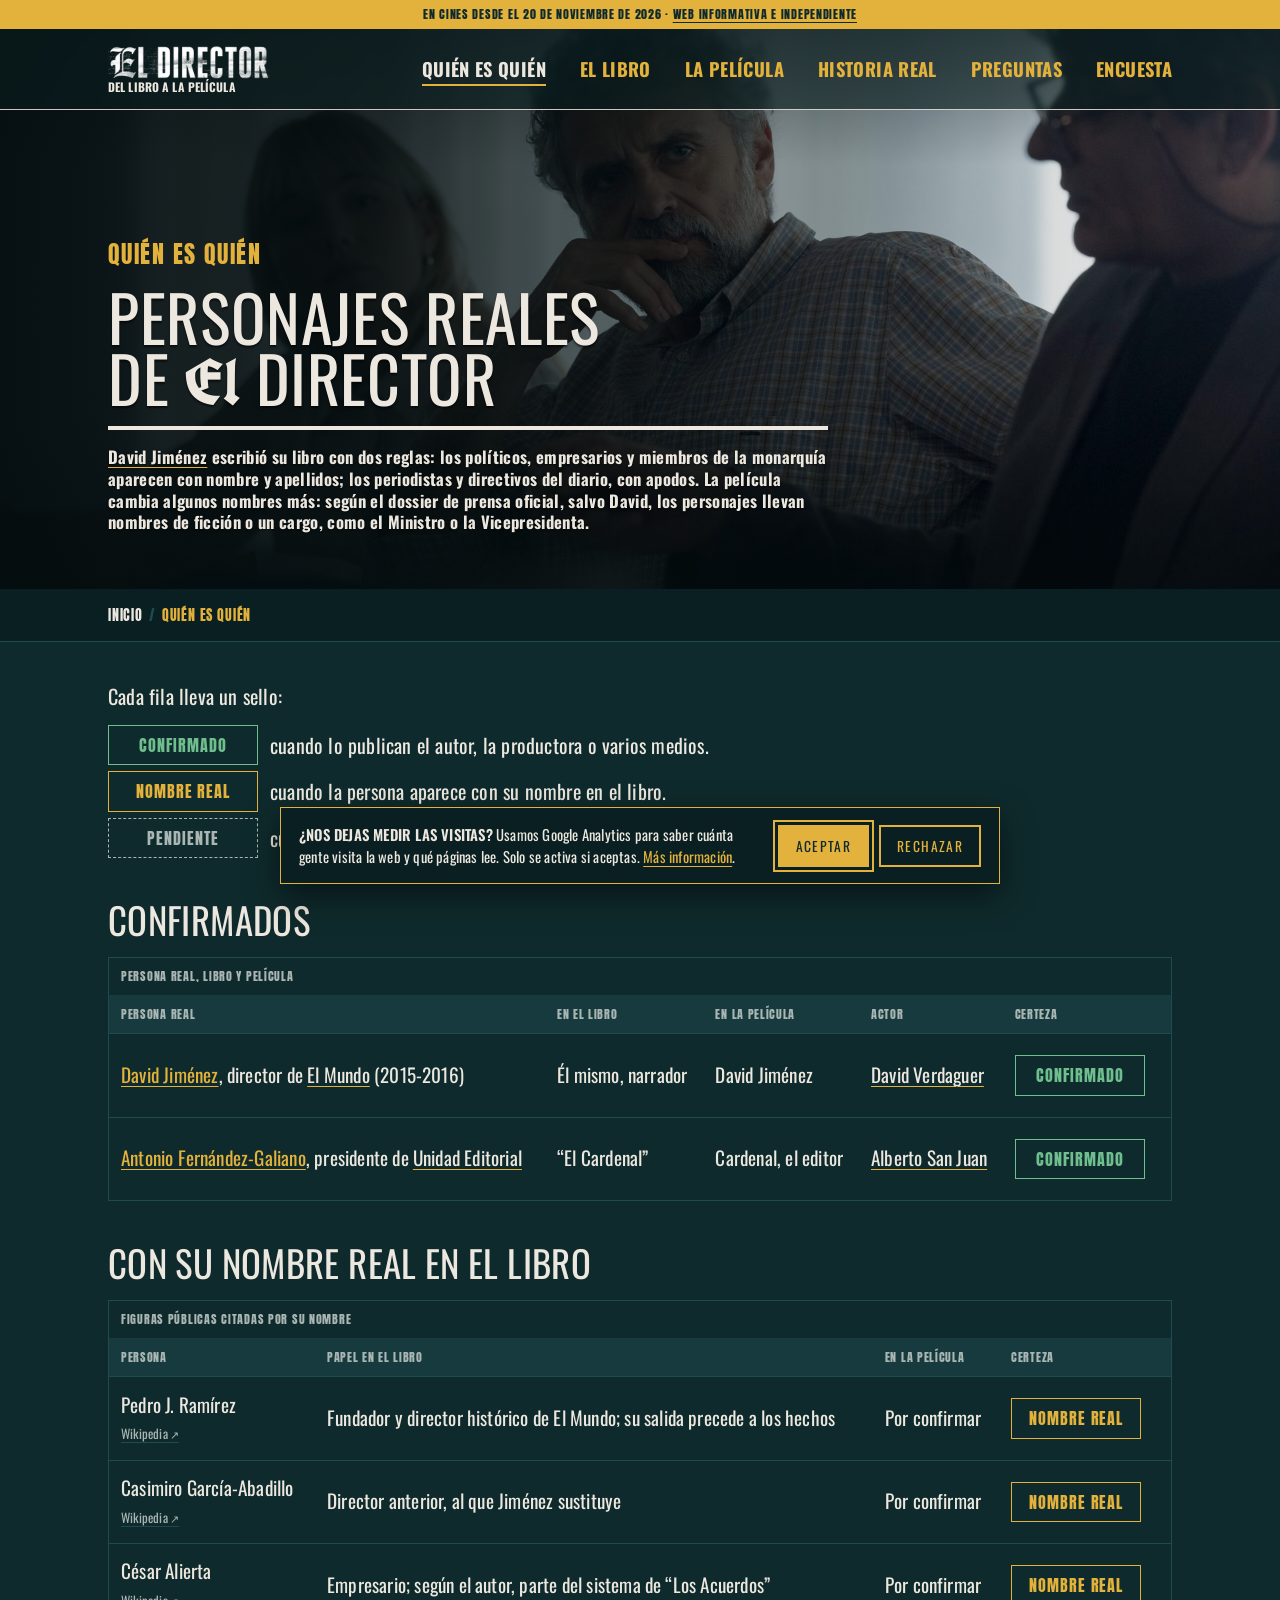
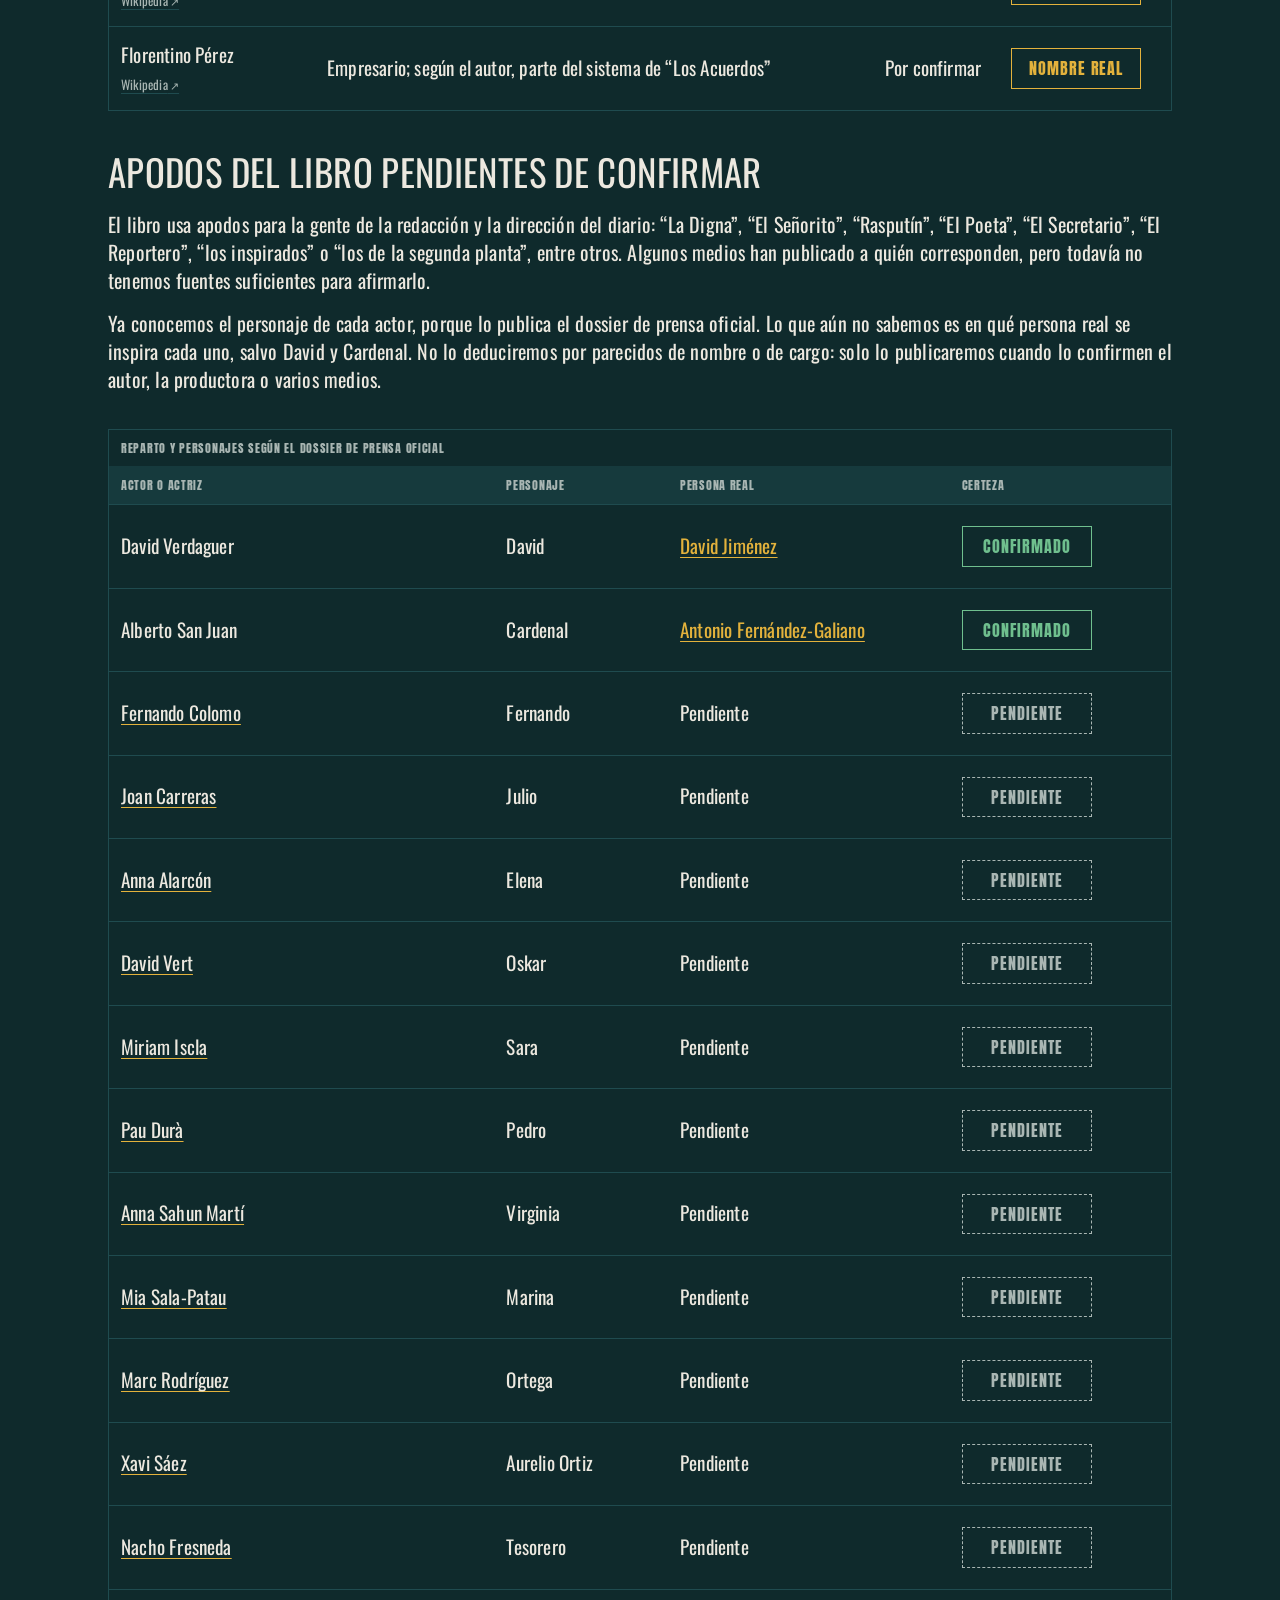
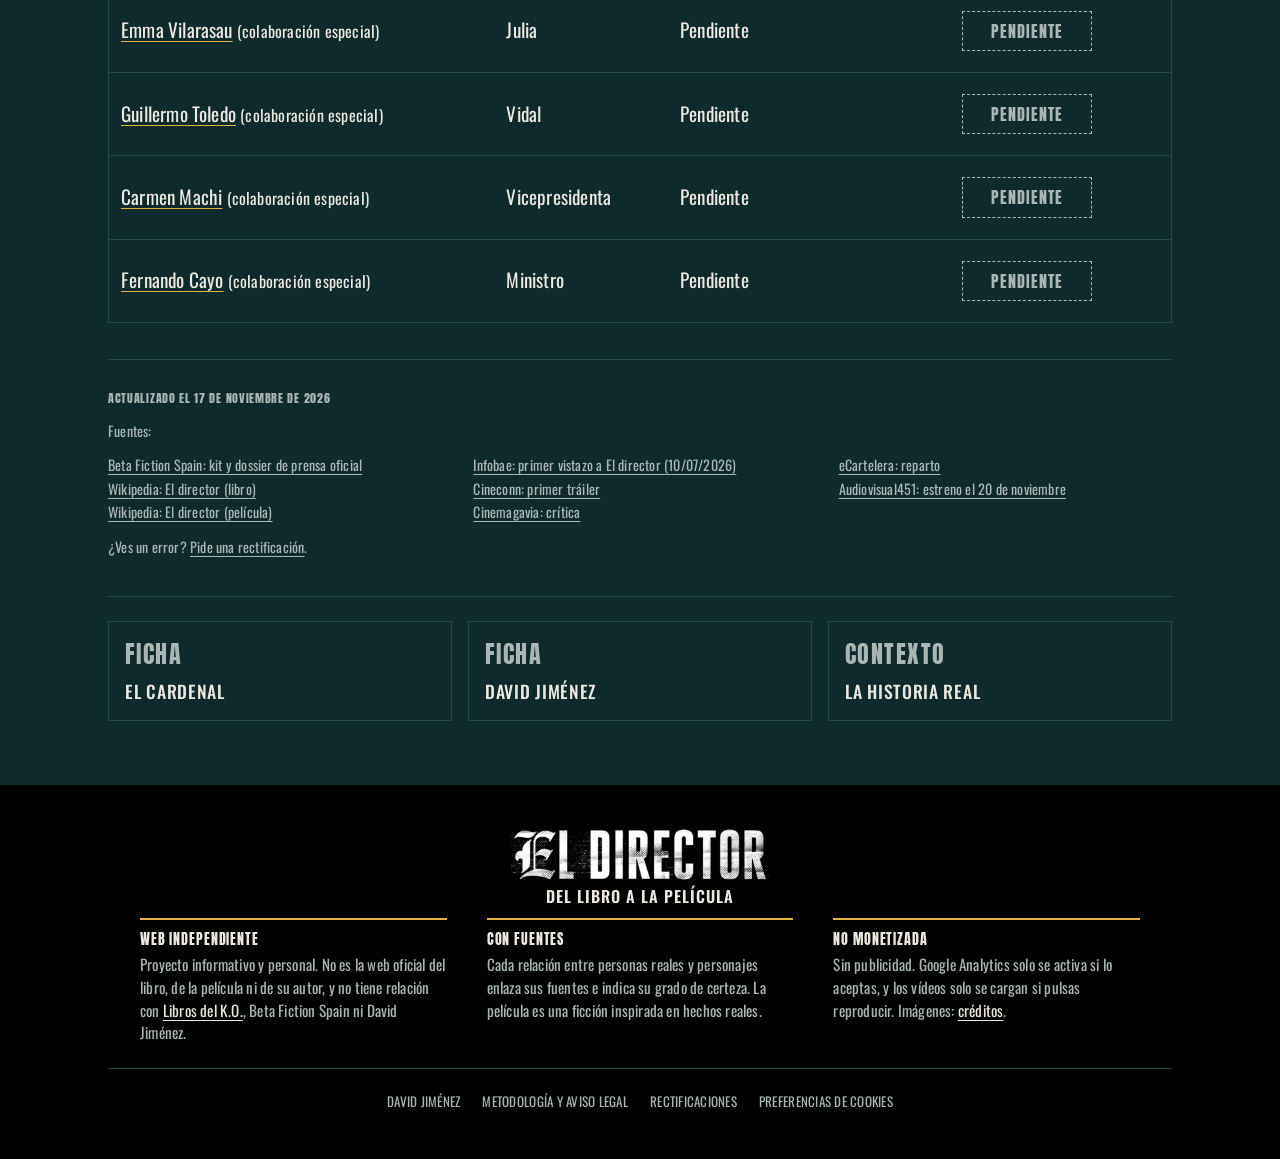
<file: docs/personajes/index.html>
<!doctype html>
<html lang="es" data-ga="G-KYJ48RR145">
<head>
<meta charset="utf-8">
<script>document.documentElement.classList.add("js")</script>
<meta name="viewport" content="width=device-width, initial-scale=1, viewport-fit=cover">
<title>Personajes reales de El Director: quién es quién</title>
<meta name="description" content="Tabla de personajes de El Director: persona real, apodo en el libro de David Jiménez y personaje y actor en la película. Con fuentes y grado de certeza.">
<link rel="canonical" href="https://eldirectorquienesquien.com/personajes/">
<meta name="robots" content="index, follow, max-image-preview:large">
<meta name="theme-color" content="#0f2a2c">
<meta property="og:type" content="website">
<meta property="og:locale" content="es_ES">
<meta property="og:site_name" content="El Director. Del libro a la película">
<meta property="og:title" content="Personajes reales de El Director: quién es quién">
<meta property="og:description" content="Tabla de personajes de El Director: persona real, apodo en el libro de David Jiménez y personaje y actor en la película. Con fuentes y grado de certeza.">
<meta property="og:url" content="https://eldirectorquienesquien.com/personajes/">
<meta property="og:image" content="https://eldirectorquienesquien.com/assets/img/og-el-director.jpg">
<meta property="og:image:type" content="image/jpeg">
<meta property="og:image:width" content="1200">
<meta property="og:image:height" content="630">
<meta property="og:image:alt" content="El Director. Del libro a la película">
<meta name="twitter:card" content="summary_large_image">
<meta name="twitter:image" content="https://eldirectorquienesquien.com/assets/img/og-el-director.jpg">
<link rel="icon" href="../assets/img/favicon-48.png" sizes="48x48" type="image/png">
<link rel="icon" href="../assets/img/favicon-192.png" sizes="192x192" type="image/png">
<link rel="apple-touch-icon" href="../assets/img/apple-touch-icon.png">
<link rel="preconnect" href="https://fonts.googleapis.com">
<link rel="preconnect" href="https://fonts.gstatic.com" crossorigin>
<link rel="stylesheet" href="https://fonts.googleapis.com/css2?family=UnifrakturCook:wght@700&family=Anton&family=Oswald:wght@400;500;600;700&display=swap">
<link rel="stylesheet" href="../assets/estilos.css?v=217471c9">
<script type="application/ld+json">{"@context": "https://schema.org", "@graph": [{"@type": "WebSite", "@id": "https://eldirectorquienesquien.com/#web", "name": "El Director. Del libro a la película", "url": "https://eldirectorquienesquien.com/", "inLanguage": "es"}, {"@type": "WebPage", "@id": "https://eldirectorquienesquien.com/personajes/", "url": "https://eldirectorquienesquien.com/personajes/", "name": "Personajes reales de El Director: quién es quién", "description": "Tabla de personajes de El Director: persona real, apodo en el libro de David Jiménez y personaje y actor en la película. Con fuentes y grado de certeza.", "isPartOf": {"@id": "https://eldirectorquienesquien.com/#web"}, "dateModified": "2026-11-17", "inLanguage": "es"}, {"@type": "BreadcrumbList", "itemListElement": [{"@type": "ListItem", "position": 1, "name": "Inicio", "item": "https://eldirectorquienesquien.com/"}, {"@type": "ListItem", "position": 2, "name": "Quién es quién", "item": "https://eldirectorquienesquien.com/personajes/"}]}, {"@type": "ItemList", "name": "Personajes confirmados de El Director", "itemListElement": [{"@type": "ListItem", "position": 1, "url": "https://eldirectorquienesquien.com/personajes/david-jimenez/", "name": "David Jiménez"}, {"@type": "ListItem", "position": 2, "url": "https://eldirectorquienesquien.com/personajes/cardenal/", "name": "Cardenal"}]}]}</script>
<script src="../assets/video.js?v=217471c9" defer></script>
<script src="../assets/slider.js?v=217471c9" defer></script>
<script src="../assets/encuesta.js?v=217471c9" defer></script>
<script src="../assets/cookies.js?v=217471c9" defer></script>
</head>
<body class="con-hero">
<a class="salto" href="#contenido">Saltar al contenido</a>
<div class="arriba">
<div class="cinta">En cines desde el 20 de noviembre de 2026 · <a href="../metodologia-y-fuentes/">Web informativa e independiente</a></div>
<header class="sitio">
  <div class="contenedor">
    <a class="marca" href="../"><img src="../assets/img/portada/logo-web.png" alt="El Director" width="172" height="36"><span>Del libro a la película</span></a>
    <button type="button" class="menu-boton" aria-expanded="false" aria-controls="menu-principal"><span class="menu-icono" aria-hidden="true"></span><span class="menu-texto">Menú</span></button>
    <nav id="menu-principal" aria-label="Principal"><ul class="menu"><li><a href="../personajes/" aria-current="page">Quién es quién</a></li><li><a href="../libro/">El libro</a></li><li><a href="../pelicula/">La película</a></li><li><a href="../historia-real/">Historia real</a></li><li><a href="../preguntas-frecuentes/">Preguntas</a></li><li><a href="../encuesta/">Encuesta</a></li></ul></nav>
  </div>
</header>
</div>
<main id="contenido" class="con-hero">
<section class="hero hero-v3 hero-pagina"><img class="hero-fondo" src="../assets/img/cabeceras/personajes.jpg" alt="" width="1920" height="1080" style="object-position:60% 30%" fetchpriority="high" decoding="async"><div class="contenedor hero-texto">
<p class="antetitulo">Quién es quién</p>
<h1>Personajes reales de <span class="el">El</span> Director</h1><p class="entradilla"><a class="ref interno" href="../personajes/david-jimenez/">David Jiménez</a> escribió su libro con dos reglas: los políticos, empresarios y miembros de la monarquía aparecen con nombre y apellidos; los periodistas y directivos del diario, con apodos. La película cambia algunos nombres más: según el dossier de prensa oficial, salvo David, los personajes llevan nombres de ficción o un cargo, como el Ministro o la Vicepresidenta.</p></div></section>
<div class="migas-franja"><div class="contenedor"><nav class="migas" aria-label="Migas de pan"><ol><li><a href="../">Inicio</a></li><li aria-current="page">Quién es quién</li></ol></nav></div></div>
<div class="contenedor">
<div class="lectura">
<p>Cada fila lleva un sello:</p>
<ul class="leyenda-sellos">
<li><span class="sello s-conf">Confirmado</span> cuando lo publican el autor, la productora o varios medios.</li>
<li><span class="sello s-real">Nombre real</span> cuando la persona aparece con su nombre en el libro.</li>
<li><span class="sello s-pend">Pendiente</span> cuando aún no hay datos fiables.</li>
</ul>
</div>

<h2>Confirmados</h2>
<div class="tabla"><table>
<caption>Persona real, libro y película</caption>
<thead><tr><th>Persona real</th><th>En el libro</th><th>En la película</th><th>Actor</th><th>Certeza</th></tr></thead>
<tbody>
<tr><td><a href="../personajes/david-jimenez/">David Jiménez</a>, director de <i><a class="ref" href="https://es.wikipedia.org/wiki/El_Mundo_(Espa%C3%B1a)" rel="noopener noreferrer" target="_blank">El Mundo</a></i> (2015-2016)</td><td>Él mismo, narrador</td><td>David Jiménez</td><td><a class="ref interno" href="../pelicula/#actor-david">David Verdaguer</a></td><td><span class="sello s-conf">Confirmado</span></td></tr>
<tr><td><a href="../personajes/cardenal/">Antonio Fernández-Galiano</a>, presidente de <a class="ref" href="https://es.wikipedia.org/wiki/Unidad_Editorial" rel="noopener noreferrer" target="_blank">Unidad Editorial</a></td><td>“El Cardenal”</td><td>Cardenal, el editor</td><td><a class="ref interno" href="../pelicula/#actor-cardenal">Alberto San Juan</a></td><td><span class="sello s-conf">Confirmado</span></td></tr>
</tbody></table></div>

<h2>Con su nombre real en el libro</h2>
<div class="tabla"><table>
<caption>Figuras públicas citadas por su nombre</caption>
<thead><tr><th>Persona</th><th>Papel en el libro</th><th>En la película</th><th>Certeza</th></tr></thead>
<tbody>
<tr id="persona-pedro-j-ramirez"><td>Pedro J. Ramírez<br><a class="wiki" href="https://es.wikipedia.org/wiki/Pedro_J._Ram%C3%ADrez" rel="noopener noreferrer" target="_blank">Wikipedia</a></td><td>Fundador y director histórico de <i>El Mundo</i>; su salida precede a los hechos</td><td>Por confirmar</td><td><span class="sello s-real">Nombre real</span></td></tr>
<tr id="persona-garcia-abadillo"><td>Casimiro García-Abadillo<br><a class="wiki" href="https://es.wikipedia.org/wiki/Casimiro_Garc%C3%ADa-Abadillo" rel="noopener noreferrer" target="_blank">Wikipedia</a></td><td>Director anterior, al que Jiménez sustituye</td><td>Por confirmar</td><td><span class="sello s-real">Nombre real</span></td></tr>
<tr id="persona-alierta"><td>César Alierta<br><a class="wiki" href="https://es.wikipedia.org/wiki/C%C3%A9sar_Alierta" rel="noopener noreferrer" target="_blank">Wikipedia</a></td><td>Empresario; según el autor, parte del sistema de “Los Acuerdos”</td><td>Por confirmar</td><td><span class="sello s-real">Nombre real</span></td></tr>
<tr id="persona-florentino-perez"><td>Florentino Pérez<br><a class="wiki" href="https://es.wikipedia.org/wiki/Florentino_P%C3%A9rez" rel="noopener noreferrer" target="_blank">Wikipedia</a></td><td>Empresario; según el autor, parte del sistema de “Los Acuerdos”</td><td>Por confirmar</td><td><span class="sello s-real">Nombre real</span></td></tr>
</tbody></table></div>

<h2 id="pendientes">Apodos del libro pendientes de confirmar</h2>
<div class="lectura">
<p>El libro usa apodos para la gente de la redacción y la dirección del diario: “La Digna”, “El Señorito”, “Rasputín”, “El Poeta”, “El Secretario”, “El Reportero”, “los inspirados” o “los de la segunda planta”, entre otros. Algunos medios han publicado a quién corresponden, pero todavía no tenemos fuentes suficientes para afirmarlo.</p>
<p>Ya conocemos el personaje de cada actor, porque lo publica el dossier de prensa oficial. Lo que aún no sabemos es en qué persona real se inspira cada uno, salvo David y Cardenal. No lo deduciremos por parecidos de nombre o de cargo: solo lo publicaremos cuando lo confirmen el autor, la productora o varios medios.</p>
</div>
<div class="tabla"><table>
<caption>Reparto y personajes según el dossier de prensa oficial</caption>
<thead><tr><th>Actor o actriz</th><th>Personaje</th><th>Persona real</th><th>Certeza</th></tr></thead>
<tbody>
<tr><td>David Verdaguer</td><td>David</td><td><a href="../personajes/david-jimenez/">David Jiménez</a></td><td><span class="sello s-conf">Confirmado</span></td></tr><tr><td>Alberto San Juan</td><td>Cardenal</td><td><a href="../personajes/cardenal/">Antonio Fernández-Galiano</a></td><td><span class="sello s-conf">Confirmado</span></td></tr><tr><td><a class="ref interno" href="../pelicula/#actor-fernando">Fernando Colomo</a></td><td>Fernando</td><td>Pendiente</td><td><span class="sello s-pend">Pendiente</span></td></tr><tr><td><a class="ref interno" href="../pelicula/#actor-julio">Joan Carreras</a></td><td>Julio</td><td>Pendiente</td><td><span class="sello s-pend">Pendiente</span></td></tr><tr><td><a class="ref interno" href="../pelicula/#actor-elena">Anna Alarcón</a></td><td>Elena</td><td>Pendiente</td><td><span class="sello s-pend">Pendiente</span></td></tr><tr><td><a class="ref interno" href="../pelicula/#actor-oskar">David Vert</a></td><td>Oskar</td><td>Pendiente</td><td><span class="sello s-pend">Pendiente</span></td></tr><tr><td><a class="ref interno" href="../pelicula/#actor-sara">Miriam Iscla</a></td><td>Sara</td><td>Pendiente</td><td><span class="sello s-pend">Pendiente</span></td></tr><tr><td><a class="ref interno" href="../pelicula/#actor-pedro">Pau Durà</a></td><td>Pedro</td><td>Pendiente</td><td><span class="sello s-pend">Pendiente</span></td></tr><tr><td><a class="ref interno" href="../pelicula/#actor-virginia">Anna Sahun Martí</a></td><td>Virginia</td><td>Pendiente</td><td><span class="sello s-pend">Pendiente</span></td></tr><tr><td><a class="ref interno" href="../pelicula/#actor-marina">Mia Sala-Patau</a></td><td>Marina</td><td>Pendiente</td><td><span class="sello s-pend">Pendiente</span></td></tr><tr><td><a class="ref interno" href="../pelicula/#actor-ortega">Marc Rodríguez</a></td><td>Ortega</td><td>Pendiente</td><td><span class="sello s-pend">Pendiente</span></td></tr><tr><td><a class="ref interno" href="../pelicula/#actor-aurelio-ortiz">Xavi Sáez</a></td><td>Aurelio Ortiz</td><td>Pendiente</td><td><span class="sello s-pend">Pendiente</span></td></tr><tr><td><a class="ref interno" href="../pelicula/#actor-tesorero">Nacho Fresneda</a></td><td>Tesorero</td><td>Pendiente</td><td><span class="sello s-pend">Pendiente</span></td></tr><tr><td><a class="ref interno" href="../pelicula/#actor-julia">Emma Vilarasau</a> <small>(colaboración especial)</small></td><td>Julia</td><td>Pendiente</td><td><span class="sello s-pend">Pendiente</span></td></tr><tr><td><a class="ref interno" href="../pelicula/#actor-vidal">Guillermo Toledo</a> <small>(colaboración especial)</small></td><td>Vidal</td><td>Pendiente</td><td><span class="sello s-pend">Pendiente</span></td></tr><tr><td><a class="ref interno" href="../pelicula/#actor-vicepresidenta">Carmen Machi</a> <small>(colaboración especial)</small></td><td>Vicepresidenta</td><td>Pendiente</td><td><span class="sello s-pend">Pendiente</span></td></tr><tr><td><a class="ref interno" href="../pelicula/#actor-ministro">Fernando Cayo</a> <small>(colaboración especial)</small></td><td>Ministro</td><td>Pendiente</td><td><span class="sello s-pend">Pendiente</span></td></tr>
</tbody></table></div>
<aside class="fuentes" aria-label="Fuentes"><p class="actualizado">Actualizado el 17 de noviembre de 2026</p><p>Fuentes:</p><ul><li><a href="https://app.box.com/s/623pqrgihzm72b9biwaaolbqvacb66lb" rel="noopener noreferrer" target="_blank">Beta Fiction Spain: kit y dossier de prensa oficial</a></li><li><a href="https://es.wikipedia.org/wiki/El_director" rel="noopener noreferrer" target="_blank">Wikipedia: El director (libro)</a></li><li><a href="https://es.wikipedia.org/wiki/El_director_(pel%C3%ADcula)" rel="noopener noreferrer" target="_blank">Wikipedia: El director (película)</a></li><li><a href="https://www.infobae.com/espana/cultura/2026/07/10/primer-vistazo-a-el-director-la-pelicula-basada-en-el-exitoso-libro-de-david-jimenez-sobre-sus-experiencias-en-el-mundo/" rel="noopener noreferrer" target="_blank">Infobae: primer vistazo a El director (10/07/2026)</a></li><li><a href="https://cineconn.es/dani-de-la-orden-el-director-david-jimenez-el-mundo/" rel="noopener noreferrer" target="_blank">Cineconn: primer tráiler</a></li><li><a href="https://cinemagavia.es/el-director-pelicula-critica-estreno-cine/" rel="noopener noreferrer" target="_blank">Cinemagavia: crítica</a></li><li><a href="https://www.ecartelera.com/peliculas/el-director/reparto/" rel="noopener noreferrer" target="_blank">eCartelera: reparto</a></li><li><a href="https://www.audiovisual451.com/el-director-estreno-en-cines-20-de-noviembre/" rel="noopener noreferrer" target="_blank">Audiovisual451: estreno el 20 de noviembre</a></li></ul><p>¿Ves un error? <a href="../metodologia-y-fuentes/#rectificaciones">Pide una rectificación</a>.</p></aside>
<nav class="siguiente" aria-label="Sigue leyendo"><a href="../personajes/cardenal/"><span class="antetitulo">Ficha</span><strong>El Cardenal</strong></a><a href="../personajes/david-jimenez/"><span class="antetitulo">Ficha</span><strong>David Jiménez</strong></a><a href="../historia-real/"><span class="antetitulo">Contexto</span><strong>La historia real</strong></a></nav>
</div>
</main>
<footer class="pie">
  <div class="contenedor">
    <p class="pie-marca"><img class="pie-logo" src="../assets/img/portada/logo-web.png" alt="El Director" width="258" height="54" loading="lazy"><span>Del libro a la película</span></p>
    <div class="pie-columnas">
      <section>
        <h2>Web independiente</h2>
        <p>Proyecto informativo y personal. No es la web oficial del libro, de la película ni de su autor, y no tiene relación con <a href="https://www.librosdelko.com/" rel="noopener noreferrer" target="_blank">Libros del K.O.</a>, Beta Fiction Spain ni David Jiménez.</p>
      </section>
      <section>
        <h2>Con fuentes</h2>
        <p>Cada relación entre personas reales y personajes enlaza sus fuentes e indica su grado de certeza. La película es una ficción inspirada en hechos reales.</p>
      </section>
      <section>
        <h2>No monetizada</h2>
        <p>Sin publicidad. Google Analytics solo se activa si lo aceptas, y los vídeos solo se cargan si pulsas reproducir. Imágenes: <a href="../metodologia-y-fuentes/#creditos">créditos</a>.</p>
      </section>
    </div>
    <hr>
    <nav aria-label="Pie de página">
      <ul class="pie-menu">
        <li><a href="../personajes/david-jimenez/">David Jiménez</a></li>
        <li><a href="../metodologia-y-fuentes/">Metodología y aviso legal</a></li>
        <li><a href="../metodologia-y-fuentes/#rectificaciones">Rectificaciones</a></li>
        <li><a href="#" data-abrir-cookies>Preferencias de cookies</a></li>
      </ul>
    </nav>
  </div>
</footer>
<a class="volver-arriba" href="#contenido" aria-label="Volver arriba"></a>
<div id="aviso-cookies" class="aviso-cookies" role="dialog" aria-live="polite" aria-label="Aviso de cookies" hidden>
  <p><strong>¿Nos dejas medir las visitas?</strong> Usamos Google Analytics para saber cuánta gente visita la web y qué páginas lee. Solo se activa si aceptas. <a href="../metodologia-y-fuentes/#cookies">Más información</a>.</p>
  <div class="aviso-cookies-botones"><button type="button" class="btn" data-cookies="si">Aceptar</button><button type="button" class="btn sec" data-cookies="no">Rechazar</button></div>
</div>
</body>
</html>
</file>
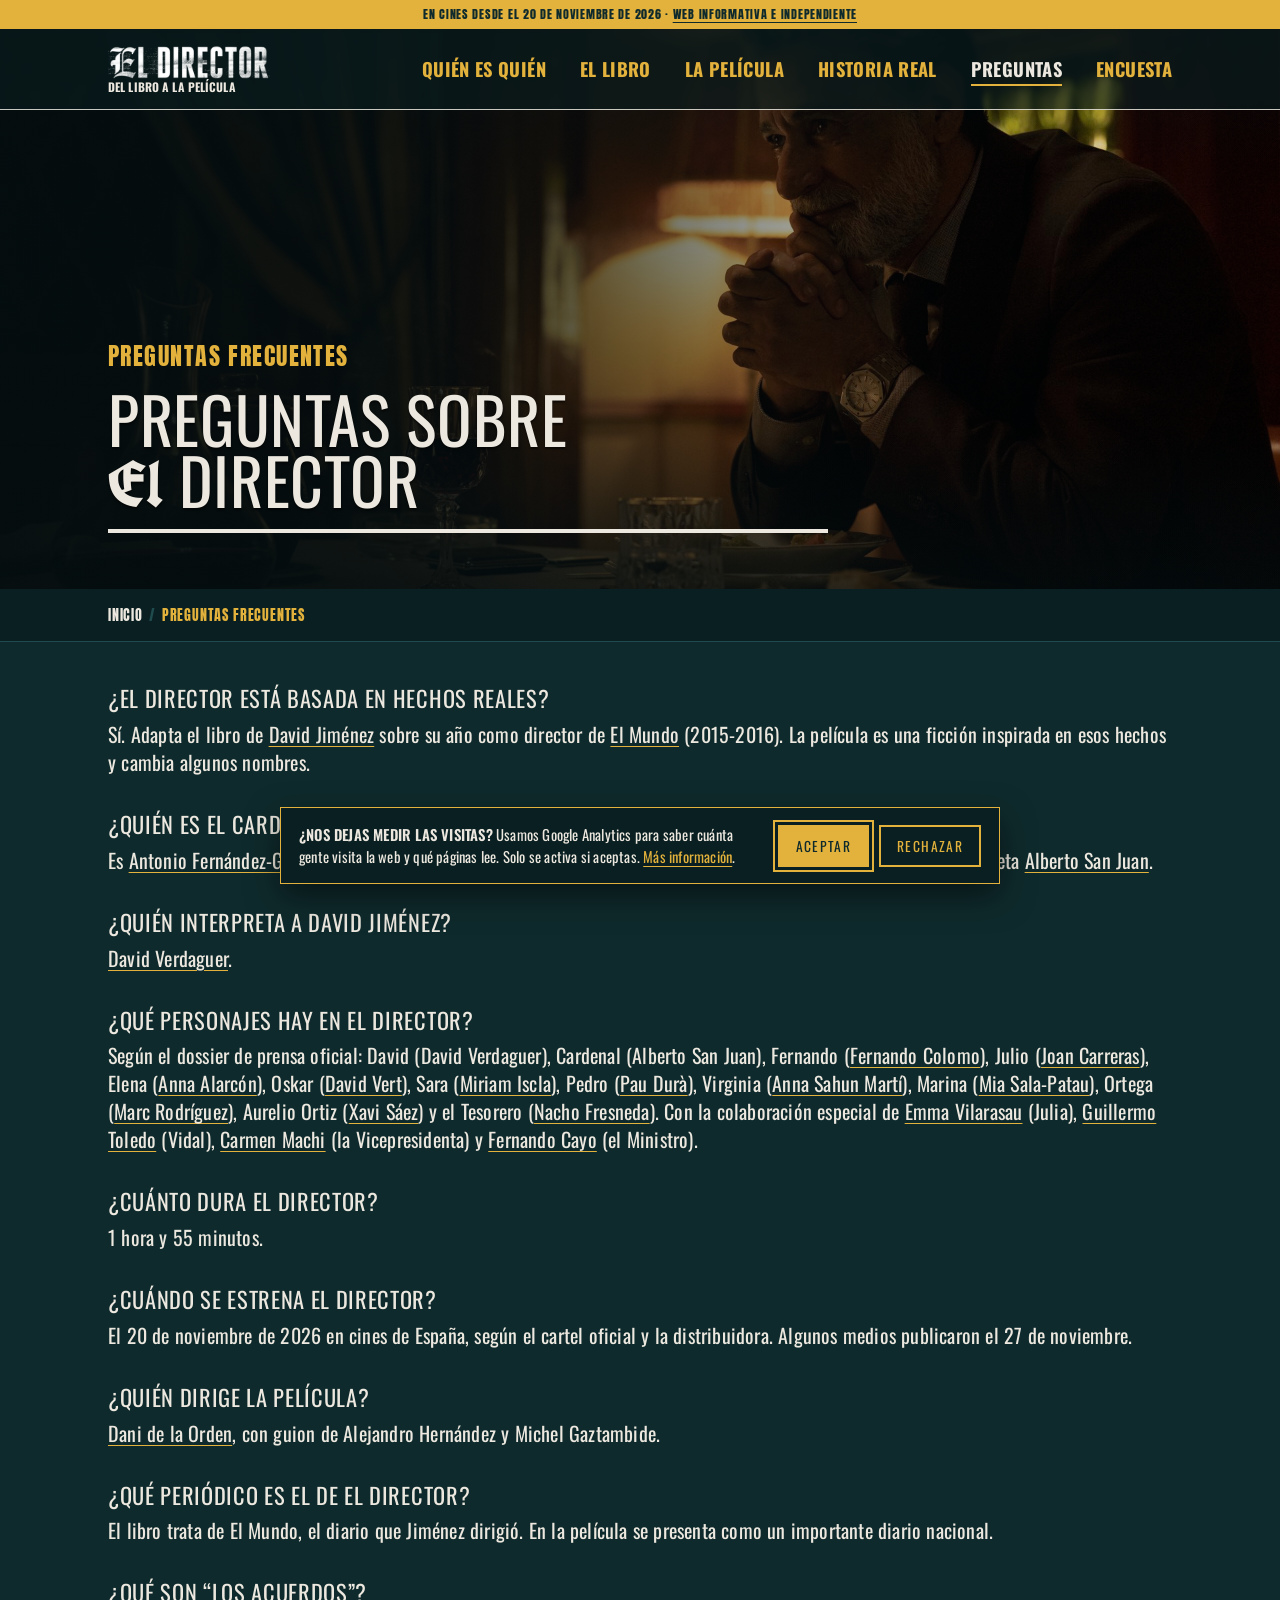
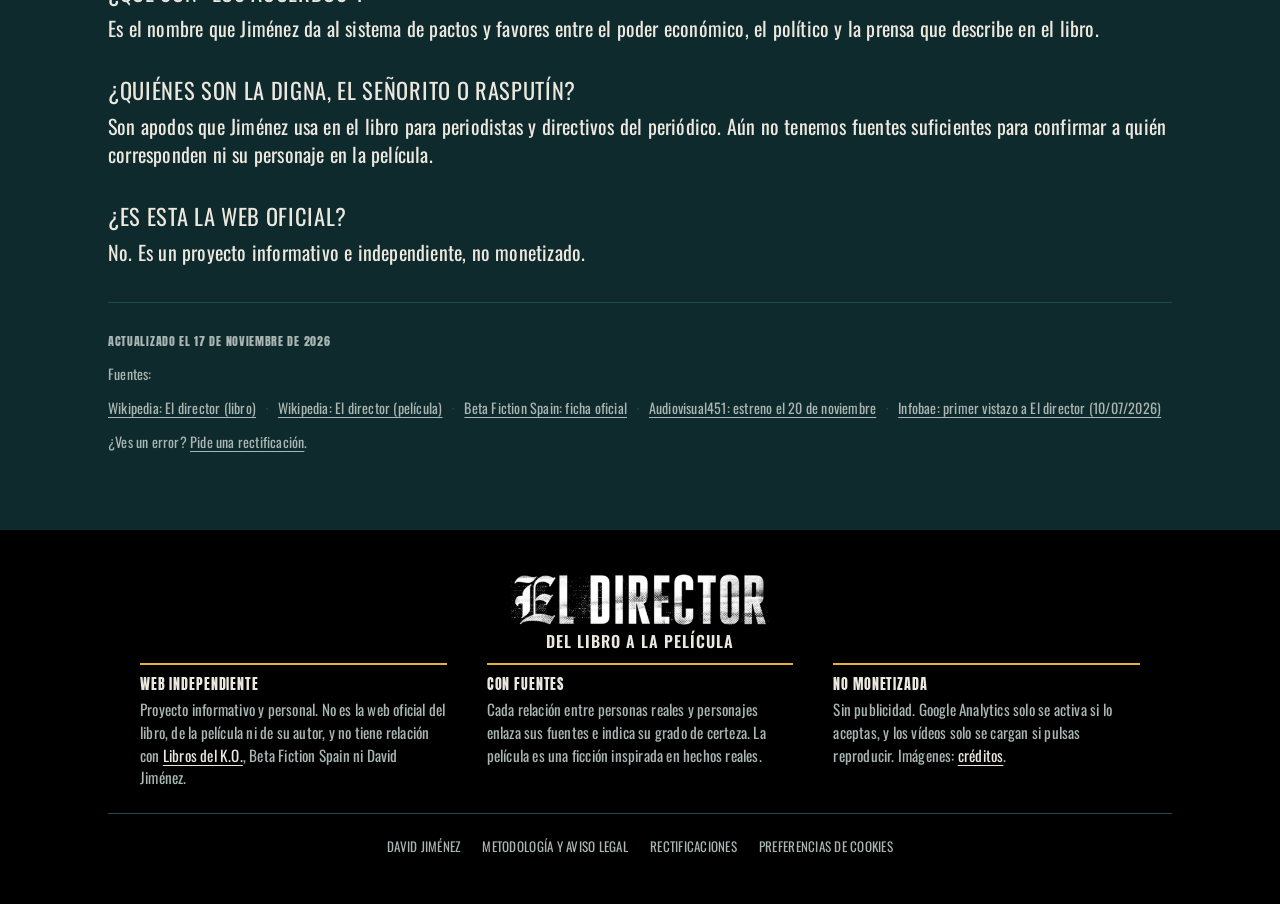
<file: docs/preguntas-frecuentes/index.html>
<!doctype html>
<html lang="es" data-ga="G-KYJ48RR145">
<head>
<meta charset="utf-8">
<script>document.documentElement.classList.add("js")</script>
<meta name="viewport" content="width=device-width, initial-scale=1, viewport-fit=cover">
<title>Preguntas frecuentes sobre El Director, libro y película</title>
<meta name="description" content="¿Es real El Director? ¿Quién es el Cardenal? ¿Cuándo se estrena? Respuestas cortas sobre el libro de David Jiménez y la película de Dani de la Orden.">
<link rel="canonical" href="https://eldirectorquienesquien.com/preguntas-frecuentes/">
<meta name="robots" content="index, follow, max-image-preview:large">
<meta name="theme-color" content="#0f2a2c">
<meta property="og:type" content="website">
<meta property="og:locale" content="es_ES">
<meta property="og:site_name" content="El Director. Del libro a la película">
<meta property="og:title" content="Preguntas frecuentes sobre El Director, libro y película">
<meta property="og:description" content="¿Es real El Director? ¿Quién es el Cardenal? ¿Cuándo se estrena? Respuestas cortas sobre el libro de David Jiménez y la película de Dani de la Orden.">
<meta property="og:url" content="https://eldirectorquienesquien.com/preguntas-frecuentes/">
<meta property="og:image" content="https://eldirectorquienesquien.com/assets/img/og-el-director.jpg">
<meta property="og:image:type" content="image/jpeg">
<meta property="og:image:width" content="1200">
<meta property="og:image:height" content="630">
<meta property="og:image:alt" content="El Director. Del libro a la película">
<meta name="twitter:card" content="summary_large_image">
<meta name="twitter:image" content="https://eldirectorquienesquien.com/assets/img/og-el-director.jpg">
<link rel="icon" href="../assets/img/favicon-48.png" sizes="48x48" type="image/png">
<link rel="icon" href="../assets/img/favicon-192.png" sizes="192x192" type="image/png">
<link rel="apple-touch-icon" href="../assets/img/apple-touch-icon.png">
<link rel="preconnect" href="https://fonts.googleapis.com">
<link rel="preconnect" href="https://fonts.gstatic.com" crossorigin>
<link rel="stylesheet" href="https://fonts.googleapis.com/css2?family=UnifrakturCook:wght@700&family=Anton&family=Oswald:wght@400;500;600;700&display=swap">
<link rel="stylesheet" href="../assets/estilos.css?v=217471c9">
<script type="application/ld+json">{"@context": "https://schema.org", "@graph": [{"@type": "WebSite", "@id": "https://eldirectorquienesquien.com/#web", "name": "El Director. Del libro a la película", "url": "https://eldirectorquienesquien.com/", "inLanguage": "es"}, {"@type": "WebPage", "@id": "https://eldirectorquienesquien.com/preguntas-frecuentes/", "url": "https://eldirectorquienesquien.com/preguntas-frecuentes/", "name": "Preguntas frecuentes sobre El Director, libro y película", "description": "¿Es real El Director? ¿Quién es el Cardenal? ¿Cuándo se estrena? Respuestas cortas sobre el libro de David Jiménez y la película de Dani de la Orden.", "isPartOf": {"@id": "https://eldirectorquienesquien.com/#web"}, "dateModified": "2026-11-17", "inLanguage": "es"}, {"@type": "BreadcrumbList", "itemListElement": [{"@type": "ListItem", "position": 1, "name": "Inicio", "item": "https://eldirectorquienesquien.com/"}, {"@type": "ListItem", "position": 2, "name": "Preguntas frecuentes", "item": "https://eldirectorquienesquien.com/preguntas-frecuentes/"}]}, {"@type": "FAQPage", "mainEntity": [{"@type": "Question", "name": "¿El Director está basada en hechos reales?", "acceptedAnswer": {"@type": "Answer", "text": "Sí. Adapta el libro de David Jiménez sobre su año como director de El Mundo (2015-2016). La película es una ficción inspirada en esos hechos y cambia algunos nombres."}}, {"@type": "Question", "name": "¿Quién es el Cardenal en El Director?", "acceptedAnswer": {"@type": "Answer", "text": "Es Antonio Fernández-Galiano, presidente de Unidad Editorial cuando Jiménez dirigió El Mundo. En la película lo interpreta Alberto San Juan."}}, {"@type": "Question", "name": "¿Quién interpreta a David Jiménez?", "acceptedAnswer": {"@type": "Answer", "text": "David Verdaguer."}}, {"@type": "Question", "name": "¿Qué personajes hay en El Director?", "acceptedAnswer": {"@type": "Answer", "text": "Según el dossier de prensa oficial: David (David Verdaguer), Cardenal (Alberto San Juan), Fernando (Fernando Colomo), Julio (Joan Carreras), Elena (Anna Alarcón), Oskar (David Vert), Sara (Miriam Iscla), Pedro (Pau Durà), Virginia (Anna Sahun Martí), Marina (Mia Sala-Patau), Ortega (Marc Rodríguez), Aurelio Ortiz (Xavi Sáez) y el Tesorero (Nacho Fresneda). Con la colaboración especial de Emma Vilarasau (Julia), Guillermo Toledo (Vidal), Carmen Machi (la Vicepresidenta) y Fernando Cayo (el Ministro)."}}, {"@type": "Question", "name": "¿Cuánto dura El Director?", "acceptedAnswer": {"@type": "Answer", "text": "1 hora y 55 minutos."}}, {"@type": "Question", "name": "¿Cuándo se estrena El Director?", "acceptedAnswer": {"@type": "Answer", "text": "El 20 de noviembre de 2026 en cines de España, según el cartel oficial y la distribuidora. Algunos medios publicaron el 27 de noviembre."}}, {"@type": "Question", "name": "¿Quién dirige la película?", "acceptedAnswer": {"@type": "Answer", "text": "Dani de la Orden, con guion de Alejandro Hernández y Michel Gaztambide."}}, {"@type": "Question", "name": "¿Qué periódico es el de El Director?", "acceptedAnswer": {"@type": "Answer", "text": "El libro trata de El Mundo, el diario que Jiménez dirigió. En la película se presenta como un importante diario nacional."}}, {"@type": "Question", "name": "¿Qué son “Los Acuerdos”?", "acceptedAnswer": {"@type": "Answer", "text": "Es el nombre que Jiménez da al sistema de pactos y favores entre el poder económico, el político y la prensa que describe en el libro."}}, {"@type": "Question", "name": "¿Quiénes son La Digna, El Señorito o Rasputín?", "acceptedAnswer": {"@type": "Answer", "text": "Son apodos que Jiménez usa en el libro para periodistas y directivos del periódico. Aún no tenemos fuentes suficientes para confirmar a quién corresponden ni su personaje en la película."}}, {"@type": "Question", "name": "¿Es esta la web oficial?", "acceptedAnswer": {"@type": "Answer", "text": "No. Es un proyecto informativo e independiente, no monetizado."}}]}]}</script>
<script src="../assets/video.js?v=217471c9" defer></script>
<script src="../assets/slider.js?v=217471c9" defer></script>
<script src="../assets/encuesta.js?v=217471c9" defer></script>
<script src="../assets/cookies.js?v=217471c9" defer></script>
</head>
<body class="con-hero">
<a class="salto" href="#contenido">Saltar al contenido</a>
<div class="arriba">
<div class="cinta">En cines desde el 20 de noviembre de 2026 · <a href="../metodologia-y-fuentes/">Web informativa e independiente</a></div>
<header class="sitio">
  <div class="contenedor">
    <a class="marca" href="../"><img src="../assets/img/portada/logo-web.png" alt="El Director" width="172" height="36"><span>Del libro a la película</span></a>
    <button type="button" class="menu-boton" aria-expanded="false" aria-controls="menu-principal"><span class="menu-icono" aria-hidden="true"></span><span class="menu-texto">Menú</span></button>
    <nav id="menu-principal" aria-label="Principal"><ul class="menu"><li><a href="../personajes/">Quién es quién</a></li><li><a href="../libro/">El libro</a></li><li><a href="../pelicula/">La película</a></li><li><a href="../historia-real/">Historia real</a></li><li><a href="../preguntas-frecuentes/" aria-current="page">Preguntas</a></li><li><a href="../encuesta/">Encuesta</a></li></ul></nav>
  </div>
</header>
</div>
<main id="contenido" class="con-hero">
<section class="hero hero-v3 hero-pagina"><img class="hero-fondo" src="../assets/img/cabeceras/preguntas.jpg" alt="" width="1920" height="1080" style="object-position:80% 40%" fetchpriority="high" decoding="async"><div class="contenedor hero-texto">
<p class="antetitulo">Preguntas frecuentes</p>
<h1>Preguntas sobre <span class="el">El</span> Director</h1></div></section>
<div class="migas-franja"><div class="contenedor"><nav class="migas" aria-label="Migas de pan"><ol><li><a href="../">Inicio</a></li><li aria-current="page">Preguntas frecuentes</li></ol></nav></div></div>
<div class="contenedor">
<dl class="faq lectura"><dt>¿El Director está basada en hechos reales?</dt><dd>Sí. Adapta el libro de <a class="ref interno" href="../personajes/david-jimenez/">David Jiménez</a> sobre su año como director de <a class="ref" href="https://es.wikipedia.org/wiki/El_Mundo_(Espa%C3%B1a)" rel="noopener noreferrer" target="_blank">El Mundo</a> (2015-2016). La película es una ficción inspirada en esos hechos y cambia algunos nombres.</dd><dt>¿Quién es el Cardenal en El Director?</dt><dd>Es <a class="ref interno" href="../personajes/cardenal/">Antonio Fernández-Galiano</a>, presidente de <a class="ref" href="https://es.wikipedia.org/wiki/Unidad_Editorial" rel="noopener noreferrer" target="_blank">Unidad Editorial</a> cuando Jiménez dirigió El Mundo. En la película lo interpreta <a class="ref interno" href="../pelicula/#actor-cardenal">Alberto San Juan</a>.</dd><dt>¿Quién interpreta a David Jiménez?</dt><dd><a class="ref interno" href="../pelicula/#actor-david">David Verdaguer</a>.</dd><dt>¿Qué personajes hay en El Director?</dt><dd>Según el dossier de prensa oficial: David (David Verdaguer), Cardenal (Alberto San Juan), Fernando (<a class="ref interno" href="../pelicula/#actor-fernando">Fernando Colomo</a>), Julio (<a class="ref interno" href="../pelicula/#actor-julio">Joan Carreras</a>), Elena (<a class="ref interno" href="../pelicula/#actor-elena">Anna Alarcón</a>), Oskar (<a class="ref interno" href="../pelicula/#actor-oskar">David Vert</a>), Sara (<a class="ref interno" href="../pelicula/#actor-sara">Miriam Iscla</a>), Pedro (<a class="ref interno" href="../pelicula/#actor-pedro">Pau Durà</a>), Virginia (<a class="ref interno" href="../pelicula/#actor-virginia">Anna Sahun Martí</a>), Marina (<a class="ref interno" href="../pelicula/#actor-marina">Mia Sala-Patau</a>), Ortega (<a class="ref interno" href="../pelicula/#actor-ortega">Marc Rodríguez</a>), Aurelio Ortiz (<a class="ref interno" href="../pelicula/#actor-aurelio-ortiz">Xavi Sáez</a>) y el Tesorero (<a class="ref interno" href="../pelicula/#actor-tesorero">Nacho Fresneda</a>). Con la colaboración especial de <a class="ref interno" href="../pelicula/#actor-julia">Emma Vilarasau</a> (Julia), <a class="ref interno" href="../pelicula/#actor-vidal">Guillermo Toledo</a> (Vidal), <a class="ref interno" href="../pelicula/#actor-vicepresidenta">Carmen Machi</a> (la Vicepresidenta) y <a class="ref interno" href="../pelicula/#actor-ministro">Fernando Cayo</a> (el Ministro).</dd><dt>¿Cuánto dura El Director?</dt><dd>1 hora y 55 minutos.</dd><dt>¿Cuándo se estrena El Director?</dt><dd>El 20 de noviembre de 2026 en cines de España, según el cartel oficial y la distribuidora. Algunos medios publicaron el 27 de noviembre.</dd><dt>¿Quién dirige la película?</dt><dd><a class="ref interno" href="../pelicula/#dani-de-la-orden">Dani de la Orden</a>, con guion de Alejandro Hernández y Michel Gaztambide.</dd><dt>¿Qué periódico es el de El Director?</dt><dd>El libro trata de El Mundo, el diario que Jiménez dirigió. En la película se presenta como un importante diario nacional.</dd><dt>¿Qué son “Los Acuerdos”?</dt><dd>Es el nombre que Jiménez da al sistema de pactos y favores entre el poder económico, el político y la prensa que describe en el libro.</dd><dt>¿Quiénes son La Digna, El Señorito o Rasputín?</dt><dd>Son apodos que Jiménez usa en el libro para periodistas y directivos del periódico. Aún no tenemos fuentes suficientes para confirmar a quién corresponden ni su personaje en la película.</dd><dt>¿Es esta la web oficial?</dt><dd>No. Es un proyecto informativo e independiente, no monetizado.</dd></dl>
<aside class="fuentes horizontal" aria-label="Fuentes"><p class="actualizado">Actualizado el 17 de noviembre de 2026</p><p>Fuentes:</p><ul><li><a href="https://es.wikipedia.org/wiki/El_director" rel="noopener noreferrer" target="_blank">Wikipedia: El director (libro)</a></li><li><a href="https://es.wikipedia.org/wiki/El_director_(pel%C3%ADcula)" rel="noopener noreferrer" target="_blank">Wikipedia: El director (película)</a></li><li><a href="https://betafiction.es/cine/el-director/" rel="noopener noreferrer" target="_blank">Beta Fiction Spain: ficha oficial</a></li><li><a href="https://www.audiovisual451.com/el-director-estreno-en-cines-20-de-noviembre/" rel="noopener noreferrer" target="_blank">Audiovisual451: estreno el 20 de noviembre</a></li><li><a href="https://www.infobae.com/espana/cultura/2026/07/10/primer-vistazo-a-el-director-la-pelicula-basada-en-el-exitoso-libro-de-david-jimenez-sobre-sus-experiencias-en-el-mundo/" rel="noopener noreferrer" target="_blank">Infobae: primer vistazo a El director (10/07/2026)</a></li></ul><p>¿Ves un error? <a href="../metodologia-y-fuentes/#rectificaciones">Pide una rectificación</a>.</p></aside>
</div>
</main>
<footer class="pie">
  <div class="contenedor">
    <p class="pie-marca"><img class="pie-logo" src="../assets/img/portada/logo-web.png" alt="El Director" width="258" height="54" loading="lazy"><span>Del libro a la película</span></p>
    <div class="pie-columnas">
      <section>
        <h2>Web independiente</h2>
        <p>Proyecto informativo y personal. No es la web oficial del libro, de la película ni de su autor, y no tiene relación con <a href="https://www.librosdelko.com/" rel="noopener noreferrer" target="_blank">Libros del K.O.</a>, Beta Fiction Spain ni David Jiménez.</p>
      </section>
      <section>
        <h2>Con fuentes</h2>
        <p>Cada relación entre personas reales y personajes enlaza sus fuentes e indica su grado de certeza. La película es una ficción inspirada en hechos reales.</p>
      </section>
      <section>
        <h2>No monetizada</h2>
        <p>Sin publicidad. Google Analytics solo se activa si lo aceptas, y los vídeos solo se cargan si pulsas reproducir. Imágenes: <a href="../metodologia-y-fuentes/#creditos">créditos</a>.</p>
      </section>
    </div>
    <hr>
    <nav aria-label="Pie de página">
      <ul class="pie-menu">
        <li><a href="../personajes/david-jimenez/">David Jiménez</a></li>
        <li><a href="../metodologia-y-fuentes/">Metodología y aviso legal</a></li>
        <li><a href="../metodologia-y-fuentes/#rectificaciones">Rectificaciones</a></li>
        <li><a href="#" data-abrir-cookies>Preferencias de cookies</a></li>
      </ul>
    </nav>
  </div>
</footer>
<a class="volver-arriba" href="#contenido" aria-label="Volver arriba"></a>
<div id="aviso-cookies" class="aviso-cookies" role="dialog" aria-live="polite" aria-label="Aviso de cookies" hidden>
  <p><strong>¿Nos dejas medir las visitas?</strong> Usamos Google Analytics para saber cuánta gente visita la web y qué páginas lee. Solo se activa si aceptas. <a href="../metodologia-y-fuentes/#cookies">Más información</a>.</p>
  <div class="aviso-cookies-botones"><button type="button" class="btn" data-cookies="si">Aceptar</button><button type="button" class="btn sec" data-cookies="no">Rechazar</button></div>
</div>
</body>
</html>
</file>
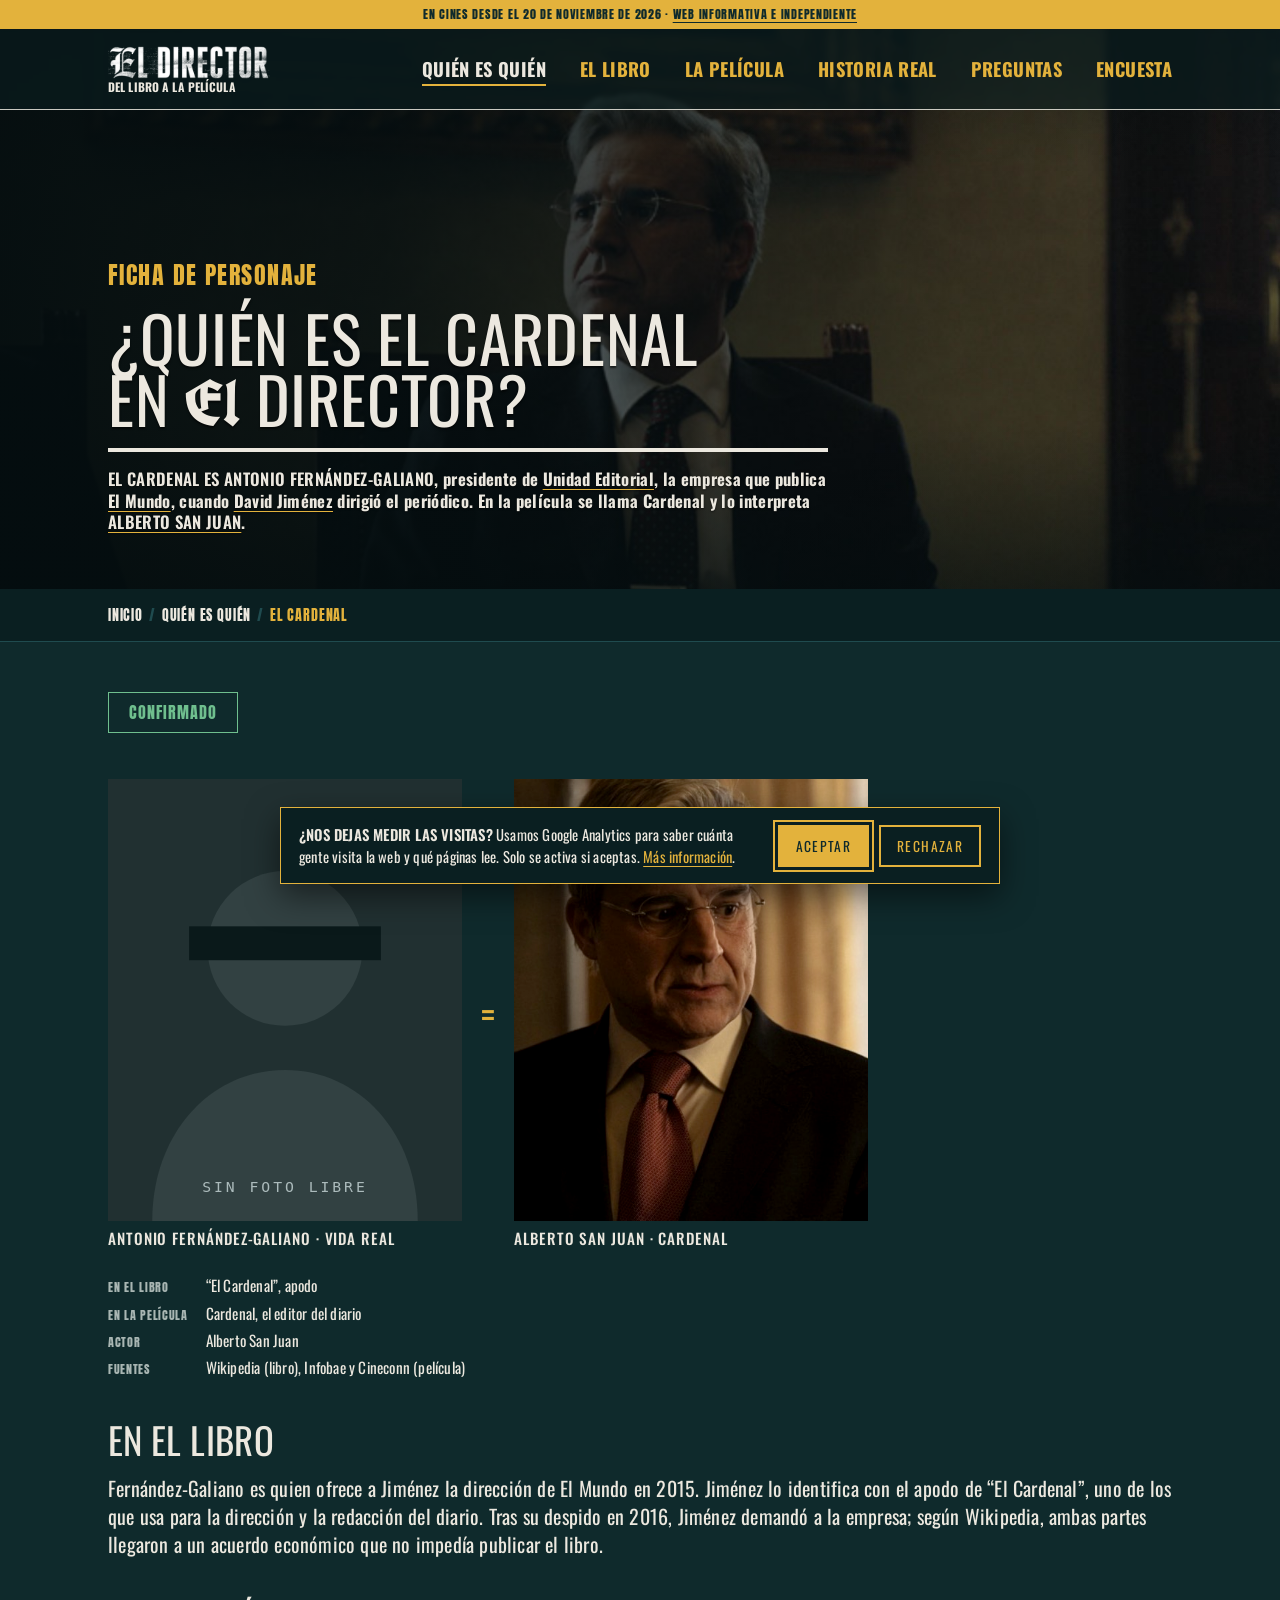
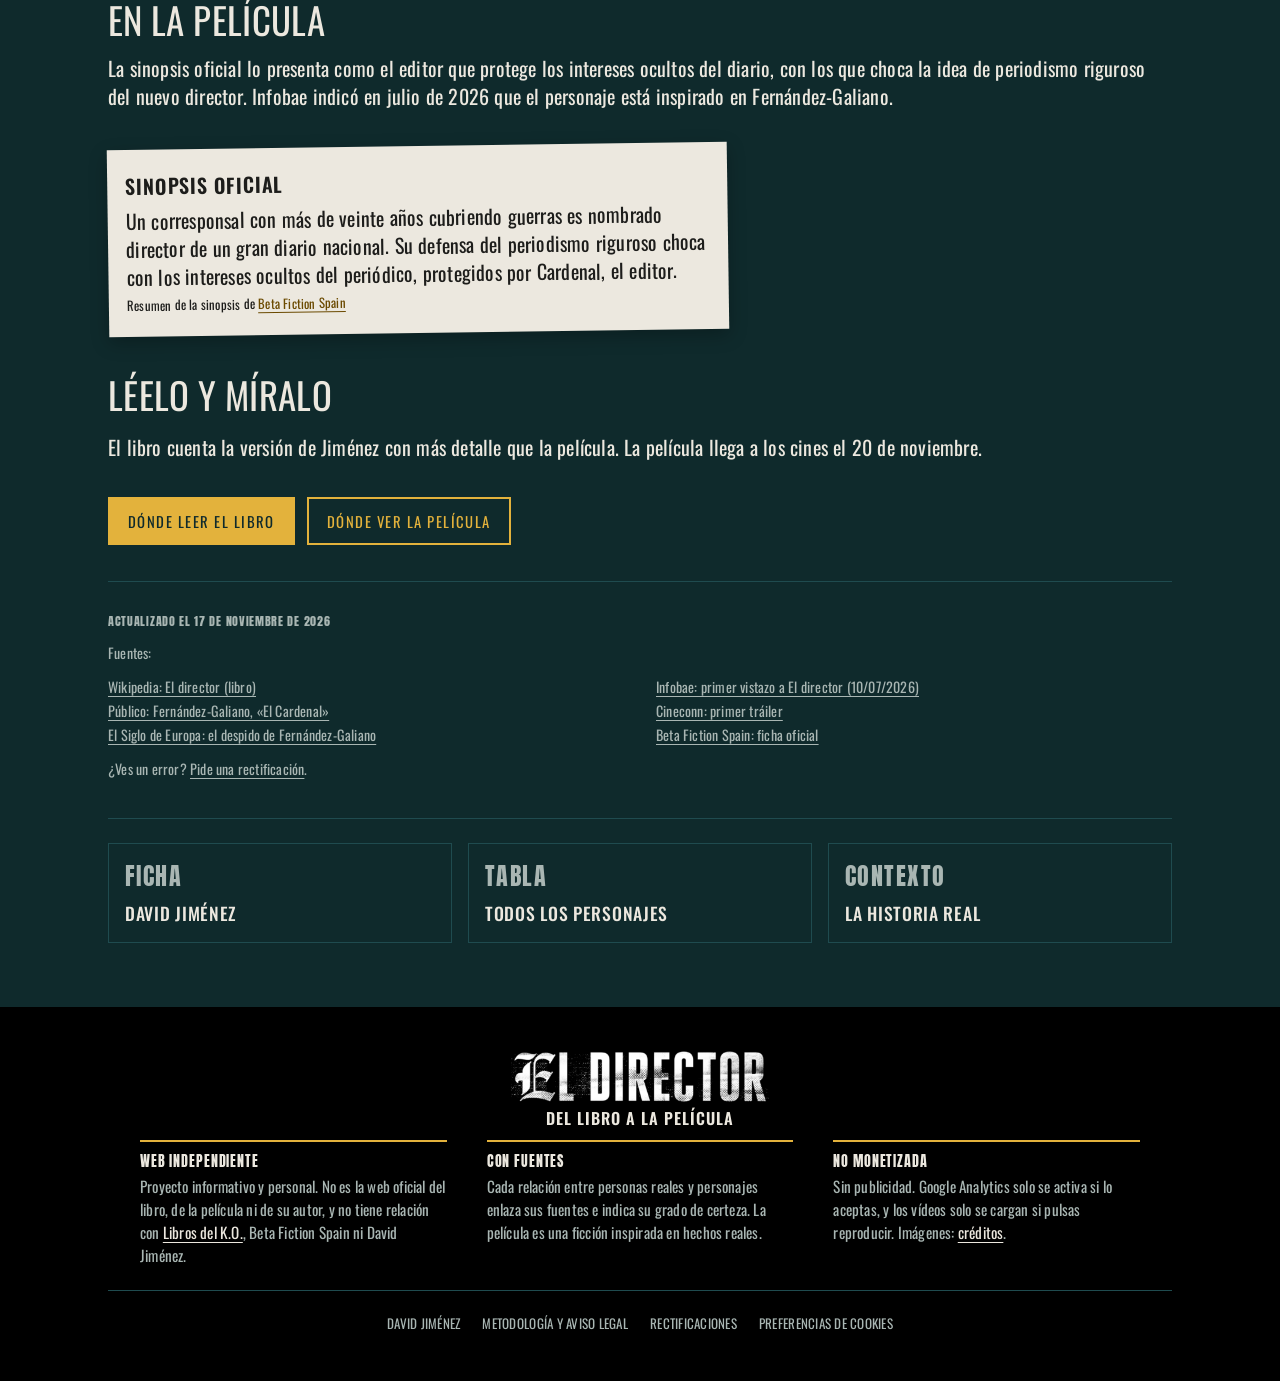
<file: docs/personajes/cardenal/index.html>
<!doctype html>
<html lang="es" data-ga="G-KYJ48RR145">
<head>
<meta charset="utf-8">
<script>document.documentElement.classList.add("js")</script>
<meta name="viewport" content="width=device-width, initial-scale=1, viewport-fit=cover">
<title>Quién es el Cardenal en El Director: Antonio Fernández-Galiano</title>
<meta name="description" content="El Cardenal de El Director es Antonio Fernández-Galiano, presidente de Unidad Editorial. En la película lo interpreta Alberto San Juan.">
<link rel="canonical" href="https://eldirectorquienesquien.com/personajes/cardenal/">
<meta name="robots" content="index, follow, max-image-preview:large">
<meta name="theme-color" content="#0f2a2c">
<meta property="og:type" content="website">
<meta property="og:locale" content="es_ES">
<meta property="og:site_name" content="El Director. Del libro a la película">
<meta property="og:title" content="Quién es el Cardenal en El Director: Antonio Fernández-Galiano">
<meta property="og:description" content="El Cardenal de El Director es Antonio Fernández-Galiano, presidente de Unidad Editorial. En la película lo interpreta Alberto San Juan.">
<meta property="og:url" content="https://eldirectorquienesquien.com/personajes/cardenal/">
<meta property="og:image" content="https://eldirectorquienesquien.com/assets/img/og-el-director.jpg">
<meta property="og:image:type" content="image/jpeg">
<meta property="og:image:width" content="1200">
<meta property="og:image:height" content="630">
<meta property="og:image:alt" content="El Director. Del libro a la película">
<meta name="twitter:card" content="summary_large_image">
<meta name="twitter:image" content="https://eldirectorquienesquien.com/assets/img/og-el-director.jpg">
<link rel="icon" href="../../assets/img/favicon-48.png" sizes="48x48" type="image/png">
<link rel="icon" href="../../assets/img/favicon-192.png" sizes="192x192" type="image/png">
<link rel="apple-touch-icon" href="../../assets/img/apple-touch-icon.png">
<link rel="preconnect" href="https://fonts.googleapis.com">
<link rel="preconnect" href="https://fonts.gstatic.com" crossorigin>
<link rel="stylesheet" href="https://fonts.googleapis.com/css2?family=UnifrakturCook:wght@700&family=Anton&family=Oswald:wght@400;500;600;700&display=swap">
<link rel="stylesheet" href="../../assets/estilos.css?v=217471c9">
<script type="application/ld+json">{"@context": "https://schema.org", "@graph": [{"@type": "WebSite", "@id": "https://eldirectorquienesquien.com/#web", "name": "El Director. Del libro a la película", "url": "https://eldirectorquienesquien.com/", "inLanguage": "es"}, {"@type": "WebPage", "@id": "https://eldirectorquienesquien.com/personajes/cardenal/", "url": "https://eldirectorquienesquien.com/personajes/cardenal/", "name": "Quién es el Cardenal en El Director: Antonio Fernández-Galiano", "description": "El Cardenal de El Director es Antonio Fernández-Galiano, presidente de Unidad Editorial. En la película lo interpreta Alberto San Juan.", "isPartOf": {"@id": "https://eldirectorquienesquien.com/#web"}, "dateModified": "2026-11-17", "inLanguage": "es"}, {"@type": "BreadcrumbList", "itemListElement": [{"@type": "ListItem", "position": 1, "name": "Inicio", "item": "https://eldirectorquienesquien.com/"}, {"@type": "ListItem", "position": 2, "name": "Quién es quién", "item": "https://eldirectorquienesquien.com/personajes/"}, {"@type": "ListItem", "position": 3, "name": "El Cardenal", "item": "https://eldirectorquienesquien.com/personajes/cardenal/"}]}, {"@type": "Person", "name": "Antonio Fernández-Galiano", "jobTitle": "Presidente de Unidad Editorial", "sameAs": []}, {"@type": "FAQPage", "mainEntity": [{"@type": "Question", "name": "¿Quién es el Cardenal en El Director?", "acceptedAnswer": {"@type": "Answer", "text": "El Cardenal es Antonio Fernández-Galiano, presidente de Unidad Editorial cuando David Jiménez dirigió El Mundo. En la película lo interpreta Alberto San Juan."}}]}]}</script>
<script src="../../assets/video.js?v=217471c9" defer></script>
<script src="../../assets/slider.js?v=217471c9" defer></script>
<script src="../../assets/encuesta.js?v=217471c9" defer></script>
<script src="../../assets/cookies.js?v=217471c9" defer></script>
</head>
<body class="con-hero">
<a class="salto" href="#contenido">Saltar al contenido</a>
<div class="arriba">
<div class="cinta">En cines desde el 20 de noviembre de 2026 · <a href="../../metodologia-y-fuentes/">Web informativa e independiente</a></div>
<header class="sitio">
  <div class="contenedor">
    <a class="marca" href="../../"><img src="../../assets/img/portada/logo-web.png" alt="El Director" width="172" height="36"><span>Del libro a la película</span></a>
    <button type="button" class="menu-boton" aria-expanded="false" aria-controls="menu-principal"><span class="menu-icono" aria-hidden="true"></span><span class="menu-texto">Menú</span></button>
    <nav id="menu-principal" aria-label="Principal"><ul class="menu"><li><a href="../../personajes/" aria-current="page">Quién es quién</a></li><li><a href="../../libro/">El libro</a></li><li><a href="../../pelicula/">La película</a></li><li><a href="../../historia-real/">Historia real</a></li><li><a href="../../preguntas-frecuentes/">Preguntas</a></li><li><a href="../../encuesta/">Encuesta</a></li></ul></nav>
  </div>
</header>
</div>
<main id="contenido" class="con-hero">
<section class="hero hero-v3 hero-pagina"><img class="hero-fondo" src="../../assets/img/cabeceras/cardenal.jpg" alt="" width="1920" height="1108" style="object-position:55% 25%" fetchpriority="high" decoding="async"><div class="contenedor hero-texto">
<p class="antetitulo">Ficha de personaje</p>
<h1>¿Quién es el Cardenal en <span class="el">El</span> Director?</h1><p class="entradilla"><strong>El Cardenal es Antonio Fernández-Galiano</strong>, presidente de <a class="ref" href="https://es.wikipedia.org/wiki/Unidad_Editorial" rel="noopener noreferrer" target="_blank">Unidad Editorial</a>, la empresa que publica <i><a class="ref" href="https://es.wikipedia.org/wiki/El_Mundo_(Espa%C3%B1a)" rel="noopener noreferrer" target="_blank">El Mundo</a></i>, cuando <a class="ref interno" href="../../personajes/david-jimenez/">David Jiménez</a> dirigió el periódico. En la película se llama Cardenal y lo interpreta <strong><a class="ref interno" href="../../pelicula/#actor-cardenal">Alberto San Juan</a></strong>.</p></div></section>
<div class="migas-franja"><div class="contenedor"><nav class="migas" aria-label="Migas de pan"><ol><li><a href="../../">Inicio</a></li><li><a href="../../personajes/">Quién es quién</a></li><li aria-current="page">El Cardenal</li></ol></nav></div></div>
<div class="contenedor">
<div class="lectura">
<p><span class="sello s-conf">Confirmado</span></p>
</div>
<div class="careo">
  <figure class="foto"><div class="marco"><img src="../../assets/img/silueta.svg" alt="Silueta: no hay foto con licencia libre" width="480" height="600" loading="lazy"></div><figcaption><strong>Antonio Fernández-Galiano · vida real</strong></figcaption></figure>
  <div class="igual" aria-hidden="true">=</div>
  <figure class="foto ficcion"><div class="marco"><img src="../../assets/img/reparto/cardenal.jpg" alt="Alberto San Juan como Cardenal" width="480" height="600" decoding="async"></div><figcaption><strong>Alberto San Juan · Cardenal</strong></figcaption></figure>
</div>
<dl class="datos">
  <dt>En el libro</dt><dd>“El Cardenal”, apodo</dd>
  <dt>En la película</dt><dd>Cardenal, el editor del diario</dd>
  <dt>Actor</dt><dd>Alberto San Juan</dd>
  <dt>Fuentes</dt><dd>Wikipedia (libro), Infobae y Cineconn (película)</dd>
</dl>
<div class="lectura">
<h2>En el libro</h2>
<p>Fernández-Galiano es quien ofrece a Jiménez la dirección de <i>El Mundo</i> en 2015. Jiménez lo identifica con el apodo de “El Cardenal”, uno de los que usa para la dirección y la redacción del diario. Tras su despido en 2016, Jiménez demandó a la empresa; según Wikipedia, ambas partes llegaron a un acuerdo económico que no impedía publicar el libro.</p>
<h2>En la película</h2>
<p>La sinopsis oficial lo presenta como el editor que protege los intereses ocultos del diario, con los que choca la idea de periodismo riguroso del nuevo director. Infobae indicó en julio de 2026 que el personaje está inspirado en Fernández-Galiano.</p>
</div>
<div class="recorte">
  <p><strong>Sinopsis oficial</strong></p>
  <p>Un corresponsal con más de veinte años cubriendo guerras es nombrado director de un gran diario nacional. Su defensa del periodismo riguroso choca con los intereses ocultos del periódico, protegidos por Cardenal, el editor.</p>
  <p style="font-size:.8rem">Resumen de la sinopsis de <a href="https://betafiction.es/cine/el-director/" rel="noopener noreferrer" target="_blank">Beta Fiction Spain</a></p>
</div>
<h2 id="donde">Léelo y míralo</h2>
<p class="lectura">El libro cuenta la versión de Jiménez con más detalle que la película. La película llega a los cines el 20 de noviembre.</p>
<div class="acciones"><a class="btn" href="../../libro/#donde-leer">Dónde leer el libro</a><a class="btn sec" href="../../pelicula/#donde-ver">Dónde ver la película</a></div>
<aside class="fuentes" aria-label="Fuentes"><p class="actualizado">Actualizado el 17 de noviembre de 2026</p><p>Fuentes:</p><ul><li><a href="https://es.wikipedia.org/wiki/El_director" rel="noopener noreferrer" target="_blank">Wikipedia: El director (libro)</a></li><li><a href="https://www.publico.es/economia/fernandez-galiano-cardenal-papel-queria-dominar-mundo.html" rel="noopener noreferrer" target="_blank">Público: Fernández-Galiano, «El Cardenal»</a></li><li><a href="https://elsiglodeuropa.es/el-despido-de-fernandez-galiano-abre-una-nueva-epoca-en-el-mundo/" rel="noopener noreferrer" target="_blank">El Siglo de Europa: el despido de Fernández-Galiano</a></li><li><a href="https://www.infobae.com/espana/cultura/2026/07/10/primer-vistazo-a-el-director-la-pelicula-basada-en-el-exitoso-libro-de-david-jimenez-sobre-sus-experiencias-en-el-mundo/" rel="noopener noreferrer" target="_blank">Infobae: primer vistazo a El director (10/07/2026)</a></li><li><a href="https://cineconn.es/dani-de-la-orden-el-director-david-jimenez-el-mundo/" rel="noopener noreferrer" target="_blank">Cineconn: primer tráiler</a></li><li><a href="https://betafiction.es/cine/el-director/" rel="noopener noreferrer" target="_blank">Beta Fiction Spain: ficha oficial</a></li></ul><p>¿Ves un error? <a href="../../metodologia-y-fuentes/#rectificaciones">Pide una rectificación</a>.</p></aside>
<nav class="siguiente" aria-label="Sigue leyendo"><a href="../../personajes/david-jimenez/"><span class="antetitulo">Ficha</span><strong>David Jiménez</strong></a><a href="../../personajes/"><span class="antetitulo">Tabla</span><strong>Todos los personajes</strong></a><a href="../../historia-real/"><span class="antetitulo">Contexto</span><strong>La historia real</strong></a></nav>
</div>
</main>
<footer class="pie">
  <div class="contenedor">
    <p class="pie-marca"><img class="pie-logo" src="../../assets/img/portada/logo-web.png" alt="El Director" width="258" height="54" loading="lazy"><span>Del libro a la película</span></p>
    <div class="pie-columnas">
      <section>
        <h2>Web independiente</h2>
        <p>Proyecto informativo y personal. No es la web oficial del libro, de la película ni de su autor, y no tiene relación con <a href="https://www.librosdelko.com/" rel="noopener noreferrer" target="_blank">Libros del K.O.</a>, Beta Fiction Spain ni David Jiménez.</p>
      </section>
      <section>
        <h2>Con fuentes</h2>
        <p>Cada relación entre personas reales y personajes enlaza sus fuentes e indica su grado de certeza. La película es una ficción inspirada en hechos reales.</p>
      </section>
      <section>
        <h2>No monetizada</h2>
        <p>Sin publicidad. Google Analytics solo se activa si lo aceptas, y los vídeos solo se cargan si pulsas reproducir. Imágenes: <a href="../../metodologia-y-fuentes/#creditos">créditos</a>.</p>
      </section>
    </div>
    <hr>
    <nav aria-label="Pie de página">
      <ul class="pie-menu">
        <li><a href="../../personajes/david-jimenez/">David Jiménez</a></li>
        <li><a href="../../metodologia-y-fuentes/">Metodología y aviso legal</a></li>
        <li><a href="../../metodologia-y-fuentes/#rectificaciones">Rectificaciones</a></li>
        <li><a href="#" data-abrir-cookies>Preferencias de cookies</a></li>
      </ul>
    </nav>
  </div>
</footer>
<a class="volver-arriba" href="#contenido" aria-label="Volver arriba"></a>
<div id="aviso-cookies" class="aviso-cookies" role="dialog" aria-live="polite" aria-label="Aviso de cookies" hidden>
  <p><strong>¿Nos dejas medir las visitas?</strong> Usamos Google Analytics para saber cuánta gente visita la web y qué páginas lee. Solo se activa si aceptas. <a href="../../metodologia-y-fuentes/#cookies">Más información</a>.</p>
  <div class="aviso-cookies-botones"><button type="button" class="btn" data-cookies="si">Aceptar</button><button type="button" class="btn sec" data-cookies="no">Rechazar</button></div>
</div>
</body>
</html>
</file>
<file: docs/assets/estilos.css>
/* El Director. Del libro a la película
   Guía de estilo: luz fría de redacción (petróleo), papel prensa, oro de estreno, rojo butaca solo para avisos. */
:root{
  --petroleo:#0f2a2c;
  --petroleo-2:#163a3d;
  --petroleo-3:#1f4b4f;
  --noche:#0a1f21;
  --papel:#ece8df;
  --gris:#a9b6b3;
  --oro:#e3b23c;
  --butaca:#c8434a;
  --ok:#6fbf8e;
  --f-cabecera:"UnifrakturCook","Old English Text MT",serif;
  --f-display: "Oswald","Anton","Haettenschweiler","Arial Narrow Bold",sans-serif;
  --f-texto:"Oswald","Arial Narrow",sans-serif;
  --f-teletipo:Impact,"Anton","Haettenschweiler","Arial Narrow Bold",sans-serif;
  color-scheme:dark;
}
*{box-sizing:border-box}
html{-webkit-text-size-adjust:100%}
body{margin:0;background:var(--petroleo);color:var(--papel);font-family:var(--f-texto);font-size: 20px;line-height:1.55}
img{max-width:100%;height:auto}
a{color:var(--oro);text-underline-offset:3px}
a:hover{color:var(--papel)}
:focus-visible{outline:2px solid var(--oro);outline-offset:3px}
.salto{position:absolute;left:-999px;top:0;background:var(--oro);color:var(--petroleo);padding:8px 12px;z-index:20}
.salto:focus{left:16px}

.contenedor{max-width:1100px;margin:0 auto;padding-left:max(18px,env(safe-area-inset-left,0px));padding-right:max(18px,env(safe-area-inset-right,0px))}
.lectura{/* max-width:68ch; */margin: 18px 0px 36px 0px;}

/* Cabecera del sitio */
.sitio{border-bottom:1px solid var(--petroleo-3);background:var(--noche)}
.sitio .contenedor{display:flex;align-items:center;justify-content:space-between;gap:12px 24px;flex-wrap:wrap;padding-block:14px}
.marca{font-family:var(--f-display);text-transform:uppercase;letter-spacing:.06em;font-size:1.15rem;color:var(--papel);text-decoration:none;line-height:1.1}
.marca .el{font-family:var(--f-cabecera);text-transform:none;letter-spacing:0;font-size:1.35em}
.marca small{display:block;font-size:.62rem;letter-spacing:.2em;color:var(--oro)}
.menu{display:flex;flex-wrap:wrap;gap:4px 18px;list-style:none;margin:0;padding:0;font-family:var(--f-display);text-transform:uppercase;letter-spacing:.08em;font-size:.88rem}
.menu a{color:var(--gris);text-decoration:none;padding-block:4px;display:inline-block}
.menu a:hover,.menu a[aria-current="page"]{color:var(--papel);box-shadow:inset 0 -2px 0 var(--oro)}

.cinta{background:var(--oro);color:var(--petroleo);font-family:var(--f-teletipo);font-size:.75rem;letter-spacing:.1em;text-transform:uppercase;text-align:center;padding:6px 12px}
.cinta a{color:var(--petroleo)}

/* Tipografía */
h1,h2,h3{font-family:var(--f-display);font-weight:600;text-transform:uppercase;letter-spacing:.02em;line-height:1.08;text-wrap:balance;margin:0}
h1{font-size:clamp(2.4rem,7vw,4.6rem)}
h1 .el{font-family:var(--f-cabecera);text-transform:none;letter-spacing:0;font-weight:700}
h2{font-size:clamp(1.6rem,3.6vw,2.3rem);margin-top:2.6rem}
h3{font-size:1.2rem;letter-spacing:.05em;color:var(--oro);margin-top:1.8rem}
p{margin:.9rem 0}
.antetitulo{font-family:var(--f-teletipo);font-size: 1.5rem;letter-spacing:.14em;text-transform:uppercase;color:var(--gris)}
.entradilla{font-size:1.22rem;line-height:1.55;color:var(--papel)}
.nota{color:var(--gris);font-size:.9rem}
.mono{font-family:var(--f-teletipo);font-size:.85em}

main{padding-block:40px 64px}
.migas{font-family:var(--f-teletipo);font-size:.72rem;letter-spacing:.08em;text-transform:uppercase;color:var(--gris);margin-bottom:22px}
.migas ol{list-style:none;display:flex;flex-wrap:wrap;gap:6px;margin:0;padding:0}
.migas li+li::before{content:"/";margin-right:6px;color:var(--petroleo-3)}
.migas a{color:var(--gris)}

/* Portada */
.portada{padding-block:56px 40px;border-bottom:1px solid var(--petroleo-3);background:linear-gradient(180deg,rgba(200,67,74,.16),transparent 75%)}
.portada h1{font-size:clamp(3rem,10vw,6.8rem);line-height:.95}
.portada .sub{font-family:var(--f-display);text-transform:uppercase;letter-spacing:.2em;color:var(--oro);font-size:clamp(1rem,2.4vw,1.45rem);margin-top:10px}
.acciones{display:flex;flex-wrap:wrap;gap:12px;margin-top:26px}
.btn{display:inline-block;font-family:var(--f-display);text-transform:uppercase;letter-spacing:.1em;font-size:.92rem;padding:12px 18px;border:2px solid var(--oro);background:var(--oro);color:var(--petroleo);text-decoration:none}
.btn:hover{background:var(--papel);border-color:var(--papel);color:var(--petroleo)}
.btn.sec{background:transparent;color:var(--oro)}
.btn.sec:hover{color:var(--petroleo);background:var(--oro)}

/* Pares persona real = personaje */
.pares{display:grid;gap:0;margin-top:22px;border-top:1px solid var(--petroleo-3)}
.par{display:grid;grid-template-columns:minmax(0,1fr) auto minmax(0,1fr);gap:14px;align-items:center;padding-block:20px;border-bottom:1px solid var(--petroleo-3);color:inherit;text-decoration:none}
a.par:hover .nombre{color:var(--oro)}
.par .der{text-align:right}
.par .eti{font-family:var(--f-teletipo);font-size:.66rem;letter-spacing:.12em;text-transform:uppercase;color:var(--gris)}
.par .nombre{font-family:var(--f-display);text-transform:uppercase;font-size:clamp(1.05rem,2.6vw,1.5rem);line-height:1.15}
.par .detalle{font-size:.9rem;color:var(--gris)}
.par .igual{font-family:var(--f-display);font-size:2rem;color:var(--oro);line-height:1}
.par .igual.duda{color:var(--gris)}
@media (max-width:560px){.par{grid-template-columns:1fr;gap:4px}.par .der{text-align:left}.par .igual{font-size:1.2rem}}

/* Sellos de certeza */
.sello{display:inline-block;font-family:var(--f-teletipo);font-size: 1rem;letter-spacing:.08em;text-transform:uppercase;padding: 8px 16px;border:1px solid currentColor;white-space:nowrap;vertical-align:middle;margin: 10px 10px 10px 0px;min-width: 130px;text-align: center;}
.s-conf{color:var(--ok)}
.s-pend{color:var(--gris);border-style:dashed}
.s-real{color:var(--oro)}

/* Tablas */
.tabla{overflow-x:auto;margin: 18px 0px;border:1px solid var(--petroleo-3)}
table{border-collapse:collapse;width:100%;min-width:600px;font-size: 1.2rem;}
caption{text-align:left;padding:10px 12px;font-family:var(--f-teletipo);font-size:.75rem;letter-spacing:.08em;text-transform:uppercase;color:var(--gris)}
th,td{text-align:left;padding:11px 12px;border-bottom:1px solid var(--petroleo-3);vertical-align: middle;}
th{font-family:var(--f-teletipo);font-weight:500;font-size:.72rem;letter-spacing:.1em;text-transform:uppercase;color:var(--gris);background:var(--petroleo-2)}
tbody tr:last-child td{border-bottom:0}

/* Ficha */
.ficha-cabecera{display:grid;grid-template-columns:minmax(0,1fr) auto minmax(0,1fr);gap:16px;align-items:end;padding:22px;background:var(--petroleo-2);border:1px solid var(--petroleo-3);margin-top:24px}
.ficha-cabecera .der{text-align:right}
@media (max-width:560px){.ficha-cabecera{grid-template-columns:1fr}.ficha-cabecera .der{text-align:left}}
.datos{display:grid;grid-template-columns:auto 1fr;gap:6px 18px;margin:18px 0;font-size:.95rem}
.datos dt{font-family:var(--f-teletipo);font-size:.72rem;letter-spacing:.08em;text-transform:uppercase;color:var(--gris);padding-top:4px}
.datos dd{margin:0}
@media (max-width:480px){.datos{grid-template-columns:1fr;gap:2px}.datos dd{margin-bottom:8px}}

.recorte{background:var(--papel);color:#1d1d1b;padding:16px 18px;margin:24px 0;transform:rotate(-.8deg);max-width:62ch;box-shadow:0 6px 18px rgba(0,0,0,.25)}
.recorte p{margin:.4rem 0}
.recorte strong{font-family:var(--f-display);text-transform:uppercase;letter-spacing:.04em;font-weight:600}
.recorte a{color:#6b4a00}

.aviso{border-left:3px solid var(--oro);background:var(--petroleo-2);padding:14px 18px;margin:24px 0;max-width:68ch}
.aviso.rojo{border-left-color:var(--butaca)}
.aviso p{margin:.4rem 0}

details.spoiler{border:1px dashed var(--butaca);padding:12px 16px;margin:20px 0;max-width:68ch}
details.spoiler summary{cursor:pointer;font-family:var(--f-display);text-transform:uppercase;letter-spacing:.08em;color:var(--butaca)}

.rejilla{display:grid;gap:22px;grid-template-columns:repeat(auto-fit,minmax(250px,1fr));margin-top:22px}
.rejilla>*{min-width:0}
.tarjeta{border-top:3px solid var(--oro);padding-top:12px}
.tarjeta h3{margin-top:0;color:var(--papel)}

.cronologia{list-style:none;padding:0;margin:22px 0;border-left:2px solid var(--petroleo-3);max-width:68ch}
.cronologia li{position:relative;padding:0 0 18px 22px}
.cronologia li::before{content:"";position:absolute;left:-6px;top:.55em;width:10px;height:10px;background:var(--oro)}
.cronologia time{display:block;font-family:var(--f-teletipo);font-size:.78rem;letter-spacing:.08em;text-transform:uppercase;color:var(--oro)}

.donde{display:flex;flex-wrap:wrap;gap:10px;margin-top:14px}
.siguiente{display:grid;gap:16px;grid-template-columns:repeat(auto-fit,minmax(240px,1fr));margin-top:40px;padding-top:24px;border-top:1px solid var(--petroleo-3)}
.siguiente a{display:block;padding:16px;border:1px solid var(--petroleo-3);text-decoration:none;color:var(--papel)}
.siguiente a:hover{border-color:var(--oro)}
.siguiente .antetitulo{display:block;margin-bottom:4px}
.siguiente strong{font-family:var(--f-display);text-transform:uppercase;letter-spacing:.04em;font-weight:500;font-size:1.1rem}

.fuentes{font-size:.88rem;color:var(--gris);margin-top:36px;padding-top:16px;border-top:1px solid var(--petroleo-3);/* max-width:68ch; */}
.fuentes ul{padding-left:1.1rem}
.fuentes a{color:var(--gris)}
.actualizado{font-family:var(--f-teletipo);font-size:.72rem;letter-spacing:.08em;text-transform:uppercase;color:var(--gris)}

ul,ol{padding-left:1.2rem}
li{margin:.3rem 0}
dl.faq dt{font-family:var(--f-display);text-transform:uppercase;letter-spacing:.03em;font-size: 1.4rem;margin-top:1.6rem}
dl.faq dd{margin: .4rem 0 2rem;}

/* Pie */
.pie{border-top:1px solid var(--petroleo-3);background:var(--noche);color:var(--gris);font-size:.86rem;padding-block:34px 44px}
.pie .contenedor{display:grid;gap:24px;grid-template-columns:minmax(0,2fr) minmax(0,1fr)}
@media (max-width:720px){.pie .contenedor{grid-template-columns:1fr}}
.pie a{color:var(--gris)}
.pie ul{list-style:none;padding:0;margin:0}
.pie p{margin:.5rem 0}

@media (prefers-reduced-motion:reduce){*{transition:none!important}.recorte{transform:none}}

/* ---------- Multimedia ---------- */
.portada{position:relative;overflow:hidden;isolation:isolate}
.portada::before{content:"";position:absolute;inset:0;z-index:-2;background:url("img/papel-triturado.svg") center/cover no-repeat;opacity:.22}
.portada::after{content:"";position:absolute;inset:0;z-index:-1;background:linear-gradient(90deg,var(--petroleo) 30%,rgba(15,42,44,.55))}

.banda{position:relative;min-height:220px;display:flex;align-items:flex-end;background:url("img/butacas.svg") center/cover no-repeat;border-bottom:1px solid var(--petroleo-3)}
.banda .contenedor{width:100%;padding-block:28px}

.foto{margin:0;min-width:0}
.foto .marco{position:relative;aspect-ratio:4/5;max-width:100%;overflow:hidden;background:var(--petroleo-2)}
.foto img{display:block;width:100%;height:100%;object-fit:cover;filter:grayscale(1) contrast(1.08)}
.foto .marco::after{content:"";position:absolute;inset:0;background:var(--petroleo);mix-blend-mode:color;opacity:.55;pointer-events:none}
.foto.ficcion img{filter:grayscale(.15) contrast(1.05)}
.foto.ficcion .marco::after{display:none}
.foto figcaption{font-family:var(--f-teletipo);font-size:.66rem;letter-spacing:.04em;color:var(--gris);margin-top:6px;line-height:1.45}
.foto figcaption a{color:var(--gris)}
.foto figcaption strong{display:block;font-family:var(--f-display);font-weight:500;font-size:.95rem;letter-spacing:.06em;text-transform:uppercase;color:var(--papel)}

.careo{display:grid;grid-template-columns:minmax(0,1fr) auto minmax(0,1fr);gap:18px;align-items:center;margin:26px 0;max-width:760px}
.careo .igual{font-family:var(--f-display);font-size:2.4rem;color:var(--oro)}
@media (max-width:520px){.careo{gap:10px}.careo .igual{font-size:1.6rem}}

.miniatura{width:56px;height:70px;object-fit:cover;filter:grayscale(1);flex:none}
.par .lado{display:flex;gap:14px;align-items:center;min-width:0}
.par .der .lado,.par .lado.der{flex-direction:row-reverse;text-align:right}
@media (max-width:560px){.par .lado.der{flex-direction:row;text-align:left}}

.video{position:relative;aspect-ratio:16/9;max-width:860px;background:#000;margin-top:16px;border:1px solid var(--petroleo-3)}
.video iframe{position:absolute;inset:0;width:100%;height:100%;border:0}
.video button{position:absolute;inset:0;width:100%;height:100%;border:0;padding:0;cursor:pointer;background:#000;color:var(--papel)}
.video button img{width:100%;height:100%;object-fit:cover;opacity:.75;transition:opacity .2s}
.video button:hover img{opacity:.95}
.video .play{position:absolute;left:50%;top:50%;transform:translate(-50%,-50%);width:78px;height:78px;border-radius:50%;background:var(--oro);display:grid;place-items:center}
.video .play::before{content:"";margin-left:6px;border-style:solid;border-width:16px 0 16px 26px;border-color:transparent transparent transparent var(--petroleo)}
.video .rotulo{position:absolute;left:0;right:0;bottom:0;padding:14px 16px;text-align:left;background:linear-gradient(transparent,rgba(0,0,0,.85));font-family:var(--f-display);text-transform:uppercase;letter-spacing:.06em;font-size:1rem}
.video .rotulo small{display:block;font-family:var(--f-teletipo);font-size:.68rem;letter-spacing:.06em;color:var(--gris);text-transform:none}
.video-pie{font-size:.82rem;color:var(--gris);max-width:860px;margin-top:6px}
.videos{display:grid;gap:22px;grid-template-columns:repeat(auto-fit,minmax(280px,1fr));margin-top:10px}
.videos>*{min-width:0}

/* ---------- Portada v2 ---------- */
.hero{position:relative;overflow:hidden;isolation:isolate;border-bottom:1px solid var(--petroleo-3);padding-block:64px 18px}
.hero-fotos{position:absolute;inset:0;z-index:-2;display:grid;grid-template-columns:1.2fr 1fr 1fr}
.hero-fotos img{width:100%;height:100%;object-fit:cover;filter:grayscale(1) contrast(1.15) brightness(.85)}
.hero::before{content:"";position:absolute;inset:0;z-index:-1;background:linear-gradient(90deg,rgba(15,42,44,.96) 0%,rgba(15,42,44,.86) 45%,rgba(15,42,44,.55) 100%),linear-gradient(0deg,rgba(15,42,44,.9),transparent 40%);mix-blend-mode:normal}
.hero h1{font-size: clamp(3rem,10vw,4rem);line-height:.95}
.hero .sub{font-family:var(--f-display);text-transform:uppercase;letter-spacing:.2em;color:var(--oro);font-size:clamp(1rem,2.4vw,1.45rem);margin-top:10px}
.hero-texto{padding-bottom:28px}
.hero-creditos{font-family:var(--f-teletipo);font-size:.62rem;letter-spacing:.03em;color:var(--gris);margin:0}
.hero-creditos a{color:var(--gris)}
@media (max-width:640px){.hero-fotos{grid-template-columns:1fr}.hero-fotos img+img{display:none}}

.cartelera{padding-top:8px;margin-bottom:40px}
.combates{display:grid;gap:22px;grid-template-columns:repeat(auto-fit,minmax(300px,1fr));margin-top:24px}
.combate{display:flex;flex-direction:column;text-decoration:none;color:var(--papel);border:1px solid var(--petroleo-3);
  background:radial-gradient(ellipse at 50% 0%,rgba(227,178,60,.22),transparent 60%),linear-gradient(180deg,var(--noche),var(--petroleo-2));
  padding:16px 16px 12px;min-width:0;transition:border-color .2s}
.combate:hover{border-color:var(--oro)}
.combate:hover .nombres strong{color:var(--oro)}
.esquinas{display:flex;justify-content:space-between;font-family:var(--f-teletipo);font-size:.7rem;letter-spacing:.14em;text-transform:uppercase;color:var(--oro);border-bottom:1px solid var(--petroleo-3);padding-bottom:8px}
.ring{position:relative;display:grid;grid-template-columns:1fr 1fr;align-items:end;height:250px;margin-top:10px;border-bottom:3px solid var(--oro)}
.luchador{margin:0;height:100%;display:flex;align-items:flex-end;min-width:0}
.luchador.izq{justify-content:flex-start}
.luchador.der{justify-content:flex-end}
.luchador img{max-height:100%;max-width:118%;width:auto;object-fit:contain;object-position:bottom;display:block}
.luchador.real img{filter:grayscale(1) contrast(1.1)}
.luchador.duda img{opacity:.35;transform:scaleX(-1)}
.contra{position:absolute;left:50%;top:44%;transform:translate(-50%,-50%);width:54px;height:54px;border-radius:50%;background:var(--oro);color:var(--petroleo);
  font-family:var(--f-display);font-size:1.9rem;line-height:54px;text-align:center;box-shadow:0 0 0 6px rgba(15,42,44,.75);z-index:2}
.nombres{display:grid;grid-template-columns:1fr 1fr;gap:12px;margin-top:12px}
.nombres>div{min-width:0}
.nombres .der{text-align:right}
.nombres strong{display:block;font-family:var(--f-display);font-weight:600;text-transform:uppercase;letter-spacing:.01em;font-size:clamp(1.25rem,2.4vw,1.7rem);line-height:1.02;text-wrap:balance;transition:color .2s}
.nombres span{display:block;font-size:.88rem;color:var(--gris);margin-top:4px}
.combate .credito{font-family:var(--f-teletipo);font-size:.58rem;color:var(--gris);margin:10px 0 0}
.combate .credito a{color:var(--gris);pointer-events:none;text-decoration:none}
.faldon{margin-top:24px;background:var(--petroleo-2);border-block:1px solid var(--petroleo-3)}
.faldon p{margin:0;padding-block:14px;font-size:.92rem;color:var(--papel)}
.faldon .sello{margin-right:8px}

.obras{display:grid;grid-template-columns:repeat(2,minmax(0,1fr));gap:36px;margin-top:56px}
@media (max-width:820px){.obras{grid-template-columns:1fr}}
.obra{display:grid;grid-template-columns:minmax(0,200px) minmax(0,1fr);gap:22px;align-items:start;padding-top:20px;border-top:3px solid var(--oro)}
@media (max-width:480px){.obra{grid-template-columns:1fr}.cubierta{max-width:220px}}
.obra h2{margin-top:4px;font-size:clamp(1.5rem,3vw,2rem)}
.obra .acciones{margin-top:14px}
.obra .btn{font-size:.8rem;padding:10px 14px}
.cubierta{margin:0}
.cubierta .tapa{position:relative;aspect-ratio:2/3;overflow:hidden;display:flex;flex-direction:column;padding:16px;box-shadow:10px 12px 26px rgba(0,0,0,.45)}
.cubierta figcaption{font-family:var(--f-teletipo);font-size:.62rem;color:var(--gris);margin-top:8px}
.libro-generico .tapa{background:linear-gradient(90deg,rgba(0,0,0,.35) 0,rgba(0,0,0,0) 7%,rgba(255,255,255,.08) 8%,transparent 10%),url("img/papel-triturado.svg") center/cover;color:var(--papel);justify-content:space-between}
.libro-generico .tapa::before{content:"";position:absolute;inset:0;background:rgba(15,42,44,.62);z-index:0}
.libro-generico .tapa>*{position:relative;z-index:1;padding-left:8px}
.libro-generico .autor{font-family:var(--f-teletipo);font-size:.7rem;letter-spacing:.12em;text-transform:uppercase}
.libro-generico .titulo{font-family:var(--f-display);font-size:2rem;font-weight:600;text-transform:uppercase;line-height:1}
.libro-generico .subt{font-size:.75rem;color:var(--oro)}
.poster-generico .tapa{background:radial-gradient(ellipse at 50% 20%,rgba(227,178,60,.25),transparent 60%),url("img/butacas.svg") center bottom/220% auto no-repeat,#071718;color:var(--papel);justify-content:flex-end;align-items:center;text-align:center}
.poster-generico .tapa img{position:absolute;left:50%;bottom:30%;height:62%;transform:translateX(-50%);filter:brightness(.5)}
.poster-generico .claim,.poster-generico .titulo,.poster-generico .fecha{position:relative}
.poster-generico .claim{font-family:var(--f-teletipo);font-size:.6rem;letter-spacing:.12em;text-transform:uppercase;color:var(--gris)}
.poster-generico .titulo{font-family:var(--f-display);font-size:2rem;font-weight:600;text-transform:uppercase;line-height:1;margin-block:4px}
.poster-generico .fecha{font-family:var(--f-display);font-size:.72rem;letter-spacing:.1em;text-transform:uppercase;color:var(--oro)}

.historia{margin-top:64px;padding-top:20px;border-top:3px solid var(--oro)}
.historia h2{margin-top:4px}
.linea-tiempo{overflow-x:auto;margin-top:26px;padding-bottom:8px}
.linea-tiempo ol{list-style:none;margin:0;padding:0;display:grid;grid-template-columns:repeat(7,minmax(128px,1fr));gap:0;min-width:900px}
.linea-tiempo li{position:relative;padding:0 16px 0 0;margin:0}
.linea-tiempo li::before{content:"";position:absolute;left:0;right:0;top:44px;height:2px;background:var(--petroleo-3)}
.linea-tiempo li::after{content:"";position:absolute;left:0;top:38px;width:14px;height:14px;background:var(--oro)}
.linea-tiempo time{display:block;font-family:var(--f-display);font-size:1.9rem;font-weight:600;color:var(--papel);line-height:1;height:66px}
.linea-tiempo p{font-size:.88rem;line-height:1.5;color:var(--gris);margin:0}

/* Pie v2 */
.pie .contenedor{display:block}
.pie-aviso{max-width:130ch;margin:0 auto;text-align:center}
.pie hr{border:0;border-top:1px solid var(--petroleo-3);margin:24px 0 18px}
.pie-menu{list-style:none;margin:0;padding:0;display:flex;flex-wrap:wrap;justify-content:center;gap:6px 22px;font-family:var(--f-display);text-transform:uppercase;letter-spacing:.08em;font-size:.82rem}
.pie-menu a{text-decoration:none}
.pie-menu a:hover{color:var(--oro)}
/* Ajustes cartelera */
.combates{grid-template-columns:repeat(auto-fit,minmax(320px,1fr))}
.combate{background:radial-gradient(ellipse at 50% 0%,rgba(227,178,60,.26),transparent 62%),var(--noche)}
.ring{height:260px;overflow:hidden}
.luchador{height:260px}
.luchador img{max-height:260px;max-width:125%}
.nombres strong{font-size:clamp(1.1rem,2vw,1.45rem)}
.combates{grid-template-columns:repeat(auto-fit,minmax(290px,1fr))}
.luchador img{height:auto;max-height:260px}
a.ref{color:inherit;text-decoration:underline;text-decoration-color:var(--oro);text-decoration-thickness:1px;text-underline-offset:3px}
a.ref:hover{color:var(--oro)}

/* ---------- Material oficial ---------- */
.cartel-oficial img{display:block;width:100%;height:auto;box-shadow:10px 12px 26px rgba(0,0,0,.45)}
.ficha-peli{display:grid;grid-template-columns:minmax(0,240px) minmax(0,1fr);gap:28px;align-items:start;margin-top:22px}
.ficha-peli .datos{margin-top:0}
@media (max-width:600px){.ficha-peli{grid-template-columns:1fr}.ficha-peli .cartel-oficial{max-width:240px}}
.reparto-grid{list-style:none;margin:20px 0 0;padding:0;display:grid;gap:22px 18px;grid-template-columns:repeat(auto-fill,minmax(150px,1fr))}
.actor-tarjeta{margin:0;display:flex;flex-direction:column;min-width:0}
.actor-tarjeta img{width:100%;aspect-ratio:1;object-fit:cover;display:block;margin-bottom:8px}
.actor-tarjeta .pers{font-style:italic;color:var(--gris);font-size:.92rem}
.actor-tarjeta strong{font-family:var(--f-display);font-weight:600;text-transform:uppercase;letter-spacing:.02em;font-size:1.05rem;line-height:1.1}
.actor-tarjeta .especial{font-family:var(--f-display);font-size:.62rem;letter-spacing:.1em;text-transform:uppercase;color:var(--oro);margin-bottom:2px}
.actor-tarjeta .inspira{font-size:.78rem;margin-top:6px}
.actor-tarjeta .inspira.pend{color:var(--gris);font-family:var(--f-teletipo);font-size:.66rem;text-transform:uppercase;letter-spacing:.06em}
.fotogramas{display:grid;gap:12px;grid-template-columns:repeat(auto-fill,minmax(280px,1fr));margin-top:18px}
.fotogramas img{width:100%;height:auto;aspect-ratio:16/9;object-fit:cover;display:block}

/* ---------- Portada v3 (layout de noviembre) ---------- */
main.sin-relleno{padding-block:0}
.marca img{display:block;height:36px;width:auto}
.flechas{display:flex;flex-wrap:wrap;gap:12px 34px;margin-top:26px}
.flechas a{font-family:var(--f-display);font-weight:500;text-transform:uppercase;letter-spacing:.04em;font-size:.92rem;color:var(--papel);text-decoration:none;display:inline-flex;align-items:center;gap:12px}
.flechas a::after{content:"";width:30px;height:2px;background:currentColor}
.flechas a{position:relative;padding-right:1px}
.flechas a::before{content:"";position:absolute;right:0;top:50%;width:7px;height:7px;border-top:2px solid currentColor;border-right:2px solid currentColor;transform:translateY(-50%) rotate(45deg)}
.flechas a:hover{color:var(--oro)}
.hero-v3{position:relative;isolation:isolate;overflow:hidden;min-height:min(52vw,720px);display:flex;align-items:center;padding-block:64px;border-bottom:0}
.hero-v3::before{content:"";position:absolute;inset:0;z-index:-1;background:linear-gradient(90deg,rgba(6,18,20,.94) 0%,rgba(6,18,20,.8) 38%,rgba(6,18,20,.15) 70%,rgba(6,18,20,0) 100%),linear-gradient(0deg,rgba(6,18,20,.6),transparent 35%)}
.hero-fondo,.banda-fondo{position:absolute;inset:0;z-index:-2;width:100%;height:100%;object-fit:cover}
.hero-fondo{object-position:70% center}
.hero-v3 .hero-texto{width:100%;padding-bottom:0}
.hero-v3 .hero-texto>*{max-width:560px}
.hero-firmas{display:flex;justify-content:space-between;font-family:var(--f-display);font-weight:600;text-transform:uppercase;letter-spacing:.04em;font-size:.72rem;margin-bottom:6px}
.hero-v3 h1{margin:0;padding-bottom:0}
.hero-v3 h1 .sub-v3{display:block;border-top:2px solid var(--papel);margin-top:14px;padding-top:12px;text-align:center;font-size:clamp(1.2rem,2.3vw,1.7rem);letter-spacing:.03em}
.hero-v3 h1 img{display:block;width:100%;height:auto}
.hero-v3 .entradilla{font-family:var(--f-display);font-weight:500;font-size:1.08rem;line-height:1.5;letter-spacing: .02em;margin:22px 0 0;color:var(--papel)}
.hero-v3 .entradilla strong{text-transform:uppercase;font-weight:600}
.banda-foto{position:relative;isolation:isolate;overflow:hidden;padding-block:clamp(48px,7vw,96px)}
.banda-foto::before{content:"";position:absolute;inset:0;z-index:-1}
.banda-foto h2{font-size:clamp(1.8rem,3.4vw,2.6rem)}
.teaser-v3::before{background:linear-gradient(90deg,rgba(6,18,20,.75),rgba(6,18,20,.15) 60%,rgba(6,18,20,.3))}
.teaser-v3 .contenedor{display:grid;grid-template-columns:minmax(0,1fr) minmax(0,1.45fr);gap:32px;align-items:center}
.teaser-v3 .video{margin:0;max-width:none;border:0;box-shadow:0 18px 40px rgba(0,0,0,.45)}
.teaser-v3 .video .play{background:var(--petroleo);width:92px;height:92px}
.teaser-v3 .video .play::before{border-color:transparent transparent transparent var(--oro)}
.teaser-v3 .video button img{opacity:.92}
.peli-v3::before{background:linear-gradient(90deg,rgba(15,42,44,.92) 0%,rgba(15,42,44,.82) 55%,rgba(15,42,44,.35) 100%)}
.peli-v3 .banda-fondo{object-position:right center}
.peli-v3 .contenedor{display:grid;grid-template-columns:minmax(0,.9fr) minmax(0,1.1fr);gap:clamp(24px,4vw,48px);align-items:stretch}
.peli-v3 .cartel-oficial{margin:0}
.peli-texto{display:flex;flex-direction:column;border-top:3px solid var(--papel);border-bottom:3px solid var(--papel);padding-block:24px}
.peli-texto .peli-entrada{font-family:var(--f-display);font-weight:500;font-size:1.15rem;line-height:1.5;margin:14px 0 4px}
.peli-texto .datos{font-family:var(--f-display);letter-spacing:.04em;font-size:.9rem}
.peli-texto .datos dt{font-family:var(--f-display);font-weight:600;color:var(--oro);font-size:.78rem}
.peli-texto .flechas{margin-top:auto;padding-top:24px}
.pie{background:#000;border-top:0}
.pie-marca{text-align:center;margin:6px 0 22px}
.pie-logo{display:block;margin:0 auto 4px;width:258px;max-width:70%;height:auto}
.pie-marca span{font-family:var(--f-display);font-weight:600;text-transform:uppercase;letter-spacing:.06em;color:var(--papel);font-size:1rem}
@media (max-width:760px){
  .hero-v3{min-height:0;padding-block:48px 56px}
  .hero-v3::before{background:linear-gradient(0deg,rgba(6,18,20,.95) 30%,rgba(6,18,20,.55) 100%)}
  .hero-fondo{object-position:72% center}
  .teaser-v3 .contenedor,.peli-v3 .contenedor{grid-template-columns:1fr}
  .peli-v3 .cartel-oficial{max-width:300px}
  .peli-v3::before{background:rgba(15,42,44,.88)}
  .hero-firmas{font-size:.62rem}
}

/* ---------- Slider "Vida real, libro y película" ---------- */
.vrlp{position:relative;isolation:isolate;overflow:hidden;background:#000;aspect-ratio:2000/741;font-family:var(--f-display);text-transform:uppercase}
.vrlp-slides,.vrlp-slide{position:absolute;inset:0}
.vrlp-slide{margin:0}
.vrlp-slide img{width:100%;height:100%;object-fit:cover;object-position:var(--foco,50%) center;display:block}
.vrlp-titulo{position:absolute;z-index:3;top:11%;right:8.2%;margin:0;text-align:right;font-size:clamp(1.5rem,3.7vw,3.6rem);line-height:1.08;letter-spacing:.01em}
.vrlp-titulo a{color:var(--papel);text-decoration:none;transition:color .5s;pointer-events:none;text-shadow: 0 2px 2px rgba(0,0,0,1);}
.vrlp[data-tono="claro"] .vrlp-titulo a{color:var(--petroleo-3);text-shadow:none}
.vrlp.ultimo .vrlp-titulo a{pointer-events:auto;text-decoration:underline;text-decoration-color:var(--oro);text-decoration-thickness:3px;text-underline-offset:8px}
.vrlp.ultimo .vrlp-titulo a:hover{color:var(--oro)}
.vrlp-texto{position:absolute;z-index:2;display:block;text-decoration:none;color:var(--papel);max-width:44%}
.vrlp-texto.izq{left:8.3%;top:24%}
.vrlp-texto.der{right:8.2%;top:64%;text-align:right}
.vrlp-texto strong{display:block;font-weight:600;font-size:clamp(1.05rem,2.3vw,2.25rem);line-height:1.05;letter-spacing:.01em;text-shadow: 0 2px 2px rgba(0,0,0,1);}
.vrlp-texto span{display:block;color:var(--oro);text-transform:none;font-weight:500;font-size: clamp(.85rem,1.35vw,1.8rem);letter-spacing:.04em;margin-top:4px;text-shadow: 0 2px 2px rgba(0,0,0,1);line-height: .6em;}
.vrlp-texto:hover strong{color:var(--oro)}
.vrlp-slide:last-child::before{content:"";position:absolute;inset:0;z-index:1;background:linear-gradient(90deg,rgba(0,0,0,.55),transparent 22%)}
.vrlp-control{position:absolute;z-index:3;left:50%;bottom:14px;transform:translateX(-50%);display:none;gap:10px;align-items:center}
.vrlp-control button{border:0;cursor:pointer;background:transparent;color:var(--papel);padding:4px}
.vrlp-punto::before{content:"";display:block;width:26px;height:3px;background:rgba(236,232,223,.45)}
.vrlp-punto[aria-current="true"]::before{background:var(--oro)}
.vrlp-pausa{font-size:.7rem;width:26px}
/* Con JS: un slide visible, entrada escalonada imagen → texto blanco → texto amarillo */
.vrlp.js .vrlp-control{display:flex}
.vrlp.js .vrlp-slide{opacity:0;visibility:hidden;transition:opacity .8s,visibility 0s .8s}
.vrlp.js .vrlp-slide.activa{opacity:1;visibility:visible;transition:opacity .8s}
.vrlp.js .vrlp-texto strong,.vrlp.js .vrlp-texto span{opacity:0;transform:translateY(10px)}
.vrlp.js .activa .vrlp-texto strong{animation:vrlp-entra .6s .9s both}
.vrlp.js .activa .vrlp-texto span{animation:vrlp-entra .6s 1.6s both}
@keyframes vrlp-entra{from{opacity:0;transform:translateY(10px)}to{opacity:1;transform:none}}
/* Sin JS: los slides se apilan */
.vrlp:not(.js){aspect-ratio:auto}
.vrlp:not(.js) .vrlp-slides{position:static}
.vrlp:not(.js) .vrlp-slide{position:relative;aspect-ratio:2000/741}
@media (max-width:760px){
  .vrlp{aspect-ratio:4/3}
  .vrlp-titulo{top:6%;right:5%;font-size:1.45rem}
  .vrlp-texto{max-width:90%}
  .vrlp-texto.izq,.vrlp-texto.der{left:5%;right:auto;top:auto;bottom:48px;text-align:left}
  .vrlp-slide:has(.vrlp-texto + .vrlp-texto) .vrlp-texto.izq{bottom:120px}
  .vrlp-slide::after{content:"";position:absolute;inset:auto 0 0 0;height:60%;z-index:1;background:linear-gradient(0deg,rgba(0,0,0,.75),transparent)}
  .vrlp-texto strong{font-size:1.25rem}
  .vrlp-texto span{font-size:.95rem}
  .vrlp:not(.js) .vrlp-slide{aspect-ratio:4/3}
}
@media (prefers-reduced-motion:reduce){.vrlp.js .vrlp-texto strong,.vrlp.js .vrlp-texto span{animation:none!important;opacity:1;transform:none}}
.vrlp + .faldon{margin-top:0}

/* ---------- Libro / película con giro ---------- */
.volteo{perspective:1600px;align-self:start}
.volteo-carta{position:relative;aspect-ratio:13/20;transform-style:preserve-3d;transition:transform 1.1s cubic-bezier(.65,0,.35,1)}
.volteo[data-cara="peli"] .volteo-carta{transform:rotateY(180deg)}
.cara{position:absolute;inset:0;margin:0;backface-visibility:hidden;-webkit-backface-visibility:hidden;box-shadow:10px 12px 26px rgba(0,0,0,.45)}
.cara img{width:100%;height:100%;object-fit:cover;display:block}
.cara-peli{transform:rotateY(180deg)}
.obras-textos{display:grid;align-content:start}
.obra-panel{grid-area:1/1}
.obras-v3 .peli-texto h2{margin-top:0}
.volteo-control{display:none;gap:8px;margin-top:14px;grid-area:2/1}
.volteo-control button{font-family:var(--f-display);text-transform:uppercase;letter-spacing:.06em;font-size:.75rem;background:transparent;color:var(--gris);border:1px solid var(--petroleo-3);padding:6px 12px;cursor:pointer}
.volteo-control button[aria-pressed="true"]{color:var(--petroleo);background:var(--oro);border-color:var(--oro)}
.obras-v3.js .volteo-control{display:flex}
.obras-v3.js .obra-panel{opacity:0;visibility:hidden;transition:opacity .5s,visibility 0s .5s}
.obras-v3.js .obra-panel.activo{opacity:1;visibility:visible;transition:opacity .6s .45s}
/* Sin JS: los dos bloques de texto, uno debajo del otro */
.obras-v3:not(.js) .obra-panel{grid-area:auto}
.obras-v3:not(.js) .obra-panel+.obra-panel{margin-top:24px}
@media (max-width:760px){.obras-v3 .volteo{max-width:300px}}
@media (prefers-reduced-motion:reduce){.volteo-carta{transition:none}}
.obras-v3 .obras-textos{grid-template-rows:1fr auto;align-content:stretch}
.obras-v3 .volteo{align-self:start;width:100%}
/* Textos del slider alineados con el contenedor de 1100px */
.vrlp{--margen:max(18px,calc((100% - 1100px) / 2 + 18px))}
.vrlp-titulo{right:var(--margen)}
.vrlp-texto.izq{left:var(--margen)}
.vrlp-texto.der{right:var(--margen)}
.vrlp-texto{max-width:min(44%,520px)}
@media (max-width:760px){.vrlp-texto.izq,.vrlp-texto.der{left:var(--margen);right:auto}.vrlp-texto{max-width:90%}}
/* Slide 5: siluetas que entran desde fuera de la imagen */
.vrlp-lienzo{position:absolute;top:0;bottom:0;left:50%;height:100%;aspect-ratio:2000/741;min-width:100%;transform:translateX(-50%);overflow:hidden}
.vrlp-lienzo img{position:absolute;inset:0;width:100%;height:100%;object-fit:cover}
.vrlp.js .vrlp-capa.entra-izq{transform:translateX(-100%)}
.vrlp.js .vrlp-capa.entra-der{transform:translateX(100%)}
.vrlp.js .activa .vrlp-capa{animation:vrlp-desliza 1.3s .2s cubic-bezier(.22,.8,.28,1) both}
@keyframes vrlp-desliza{to{transform:translateX(0)}}
@media (prefers-reduced-motion:reduce){.vrlp.js .vrlp-capa{transform:none!important;animation:none!important}}

/* ---------- Menú y hero (diseño de noviembre, v4) ---------- */
.sitio{border-bottom:1px solid rgba(236,232,223,.85)}
.sitio .contenedor{padding-block:16px}
.marca{display:inline-flex;flex-direction:column;align-items:flex-start;gap:2px;text-decoration:none}
.marca img{height:34px;width:auto}
.marca span{font-family:var(--f-display);font-weight:700;text-transform:uppercase;font-size:.72rem;letter-spacing:.01em;color:var(--papel);line-height:1}
.menu{gap:6px 34px;font-size:1.12rem;letter-spacing:.02em;font-weight:700}
.menu a{color:var(--oro)}
.menu a:hover,.menu a[aria-current="page"]{color:var(--papel);box-shadow:inset 0 -2px 0 var(--oro)}
/* En la portada, la cabecera va encima de la foto del hero */
.es-portada .arriba{position:absolute;top:0;left:0;right:0;z-index:5}
.es-portada .sitio{background:rgba(10,31,33,.6);-webkit-backdrop-filter:blur(2px);backdrop-filter:blur(2px)}
.es-portada .hero-v3{padding-top:170px;min-height:min(62vw,860px)}
.hero-v3::before{background:linear-gradient(90deg,rgba(4,13,15,.96) 0%,rgba(4,13,15,.86) 30%,rgba(4,13,15,.55) 52%,rgba(4,13,15,.18) 75%,rgba(4,13,15,.05) 100%),linear-gradient(180deg,rgba(4,13,15,.55) 0%,transparent 28%,transparent 72%,rgba(4,13,15,.6) 100%)}
.hero-v3 .hero-texto>*{max-width:600px}
.hero-firmas{font-family:Verdana,Geneva,sans-serif;font-weight:700;font-size:.74rem;letter-spacing:.06em;margin-bottom:4px}
.hero-v3 h1 .sub-v3{border-top:4px solid var(--papel);border-bottom:4px solid var(--papel);margin-top:18px;padding:12px 0 14px;font-weight:700;font-size:clamp(1.7rem,3.3vw,2.6rem);letter-spacing:.01em;line-height:1}
.hero-v3 .entradilla{font-weight:700;font-size:clamp(1.05rem,1.6vw,1.32rem);line-height: 1.3;margin-top:18px}
.hero-v3 .flechas{justify-content:space-between;flex-wrap:nowrap;gap:12px 20px;margin-top:40px}
.hero-v3 .flechas a{font-weight:700;font-size:1.02rem;letter-spacing:.01em}
@media (max-width:760px){
  .es-portada .hero-v3{padding-top:190px}
  .menu{gap:4px 18px;font-size:.95rem}
  .hero-v3 .flechas{flex-wrap:wrap;justify-content:flex-start;gap:14px 28px}
}
.hero-v3 .flechas a{white-space:nowrap;gap:10px}
.hero-v3 .flechas a::after{width:26px}
@media (max-width:760px){
  .es-portada .arriba{position:static}
  .es-portada .sitio{background:var(--noche);-webkit-backdrop-filter:none;backdrop-filter:none}
  .es-portada .hero-v3{padding-top:44px}
}
.hero-firmas small{font-size:inherit}

.hero-v3 .hero-texto>*{max-width:640px}
.vrlp-texto{max-width:min(46%,600px)}

/* ---------- Hero en las páginas interiores ---------- */
.con-hero .arriba{position:absolute;top:0;left:0;right:0;z-index:5}
.con-hero .sitio{background:rgba(10,31,33,.6);-webkit-backdrop-filter:blur(2px);backdrop-filter:blur(2px)}
main.con-hero{padding-top:0}
.hero-pagina{min-height: min(46vw,800px);padding-top:150px;padding-bottom:56px;margin-bottom:0;align-items: end;}
.hero-pagina .hero-texto>*{max-width:720px}
.hero-pagina .migas{margin-bottom:14px;color:var(--papel)}
.hero-pagina .migas a{color:var(--papel)}
.hero-pagina .antetitulo{color:var(--oro);font-weight:700}
.hero-pagina h1{padding-bottom:14px;border-bottom:4px solid var(--papel);text-shadow:0 2px 2px rgba(0,0,0,.6)}
.hero-pagina .entradilla{font-weight:700;font-size: clamp(.95rem,1.3vw,1.4rem);margin-top:16px;text-shadow:0 1px 2px rgba(0,0,0,.6)}
@media (max-width:760px){
  .con-hero .arriba{position:static}
  .con-hero .sitio{background:var(--noche);-webkit-backdrop-filter:none;backdrop-filter:none}
  .hero-pagina{padding-top:56px;min-height:0}
}

/* ---------- Impact en todos los textos (fuente de los diseños) ---------- */
/* Impact solo tiene un peso: se evita la negrita sintética y se marca el énfasis con MAYÚSCULAS */
body{font-synthesis:none;letter-spacing:.015em}
h1,h2,h3,strong,b,dt,th,.sello,.btn{font-weight:400}
strong,b{text-transform:uppercase}
h1,h2,h3{letter-spacing:.01em}
.antetitulo,.migas,.actualizado,.datos dt,th,caption,.cinta,.sello{letter-spacing:.06em}
.menu,.flechas a,.pie-menu,.hero-firmas{letter-spacing:.02em}
.hero-firmas{font-family:var(--f-display);font-size:.82rem}
.hero-v3 .flechas a{font-size:1.02rem}
.marca span{font-size:.74rem}
.menu{font-size:1.15rem}
.lectura p,.lectura li,dl.faq dd,td{letter-spacing:.025em}

/* ---------- Encuesta ---------- */
.enc-aviso .enc-herramientas{display:flex;flex-wrap:wrap;gap:10px}
.encuesta{margin-top:28px;scroll-margin-top:20px}
.enc-titulo{margin-top:0}
.enc-pregunta{color:var(--papel);font-size:1.4rem;margin-top:26px}
.enc-rejilla{list-style:none;margin:18px 0 0;padding:0;display:grid;gap:14px;grid-template-columns:repeat(auto-fill,minmax(150px,1fr))}
.enc-rejilla li{margin:0;min-width:0}
.enc-carta{display:flex;flex-direction:column;width:100%;height:100%;text-align:left;background:var(--noche);border:2px solid var(--petroleo-3);color:var(--papel);padding:0 0 10px;cursor:pointer;font:inherit;transition:border-color .2s,transform .2s}
.enc-carta:hover,.enc-carta:focus-visible{border-color:var(--oro);transform:translateY(-2px)}
.enc-carta.votada{border-color:var(--ok)}
.enc-img{display:block;width:100%;aspect-ratio:1;object-fit:cover;object-position:50% 20%;margin-bottom:8px;background:var(--petroleo-2)}
.enc-img.real{filter:grayscale(1) contrast(1.08)}
.enc-img.sin-foto{object-fit:contain;padding:14px}
.enc-nombre{display:block;padding:0 10px;font-size:1.15rem;text-transform:uppercase;line-height:1.1}
.enc-sub{display:block;padding:2px 10px 0;color:var(--gris);font-size:.85rem;line-height:1.3}
.enc-marca{display:block;margin:8px 10px 0;color:var(--ok);font-size:.8rem;text-transform:uppercase}
.enc-tipo{display:inline-block;margin:0 10px 4px;font-size:.7rem;letter-spacing:.06em;text-transform:uppercase;color:var(--oro)}
.enc-tipo.apodo{color:var(--gris)}
.enc-carta.ninguno{border-style:dashed}
.enc-volver,.enc-otro{background:none;border:0;color:var(--oro);font:inherit;text-transform:uppercase;cursor:pointer;padding:6px 0;letter-spacing:.02em}
.enc-volver:hover,.enc-otro:hover{color:var(--papel)}
.enc-elegido{display:flex;gap:16px;align-items:center;margin-top:10px}
.enc-img-peq{width:96px;height:96px;object-fit:cover;object-position:50% 20%;flex:none}
.enc-elegido .enc-sub,.enc-resumen .enc-sub{padding:0}
.enc-barras{list-style:none;margin:14px 0 6px;padding:0;max-width:640px}
.enc-barras li{display:grid;grid-template-columns:minmax(0,1.3fr) minmax(0,2fr) 4.5em;gap:10px;align-items:center;margin:6px 0;font-size:.95rem}
.enc-barra{height:12px;background:var(--petroleo-3)}
.enc-barra span{display:block;height:100%;background:var(--gris)}
.enc-barras li.tuya .enc-barra span{background:var(--oro)}
.enc-barras li.tuya{color:var(--oro)}
.enc-pct{text-align:right}
.enc-resumen{list-style:none;margin:16px 0 0;padding:0;display:grid;gap:22px}
.enc-resumen>li{display:flex;gap:16px;align-items:flex-start;margin:0;padding-top:16px;border-top:1px solid var(--petroleo-3)}
.enc-resumen h3{margin:0;color:var(--papel)}
.enc-resumen>li>div{flex:1;min-width:0}
.enc-vivo{position:absolute;left:-9999px}
@media (max-width:560px){.enc-rejilla{grid-template-columns:repeat(2,minmax(0,1fr))}.enc-barras li{grid-template-columns:1fr 3.8em}.enc-barra{grid-column:1/-1;grid-row:2}.enc-img-peq{width:64px;height:64px}}
.enc-img.sin-foto{object-fit:contain;object-position:50% 100%;padding:12px 12px 0;opacity:.55}

/* Migas de pan en una franja entre el hero y el contenido */
.migas-franja{background:var(--noche);border-bottom:1px solid var(--petroleo-3);margin-bottom:40px}
.migas-franja .migas{margin:0;padding-block:12px;font-size:.85rem;color:var(--gris)}
.migas-franja .migas a{color:var(--papel);text-decoration:none}
.migas-franja .migas a:hover{color:var(--oro)}
.migas-franja [aria-current="page"]{color:var(--oro)}
/* Botón "Emparejar otro personaje": mismo aspecto que el botón activo de libro / película */
.enc-otro{background:var(--oro);color:var(--petroleo);border:1px solid var(--oro);padding:6px 12px;font-family:var(--f-display);font-size:.75rem;letter-spacing:.06em;text-transform:uppercase;line-height:1.4}
.enc-otro:hover,.enc-otro:focus-visible{background:var(--papel);border-color:var(--papel);color:var(--petroleo)}
/* Hero del libro: la cubierta repetida (4 en escritorio, 3 en tableta, 1 en móvil) */
.hero-mosaico{display:grid;grid-template-columns:repeat(4,minmax(0,1fr))}
.hero-mosaico img{width:100%;height:100%;object-fit:cover;object-position:50% 30%;display:block}
@media (max-width:1024px){.hero-mosaico{grid-template-columns:repeat(3,minmax(0,1fr))}.hero-mosaico img:nth-child(n+4){display:none}}
@media (max-width:760px){.hero-mosaico{grid-template-columns:1fr}.hero-mosaico img:nth-child(n+2){display:none}}

/* Textos de lectura en Oswald (misma familia estrecha que Impact, más ligera); titulares y etiquetas siguen en Impact */
body{font-weight:400;letter-spacing:.01em;line-height: 1.4;}
.lectura p,.lectura li,dl.faq dd,td{letter-spacing:.01em}
p strong,li strong,dd strong,td strong,.aviso strong,.faldon strong,.pie strong{font-weight:600}
/* Slider: flechas anterior / siguiente */
.vrlp-flecha{display:none;position:absolute;z-index:4;top:50%;transform:translateY(-50%);width:52px;height:52px;border:0;border-radius:50%;background:rgba(10,31,33,.55);cursor:pointer;transition:background .2s}
.vrlp.js .vrlp-flecha{display:block}
.vrlp-flecha.ant{left:clamp(8px,1.6vw,24px)}
.vrlp-flecha.sig{right:clamp(8px,1.6vw,24px)}
.vrlp-flecha::before{content:"";position:absolute;top:50%;left:50%;width:14px;height:14px;border-top:3px solid var(--papel);border-right:3px solid var(--papel)}
.vrlp-flecha.ant::before{transform:translate(-35%,-50%) rotate(-135deg)}
.vrlp-flecha.sig::before{transform:translate(-65%,-50%) rotate(45deg)}
.vrlp-flecha:hover,.vrlp-flecha:focus-visible{background:var(--oro)}
.vrlp-flecha:hover::before,.vrlp-flecha:focus-visible::before{border-color:var(--petroleo)}
@media (max-width:760px){.vrlp-flecha{width:40px;height:40px;top:42%}.vrlp-flecha::before{width:11px;height:11px}}
/* Fuentes en horizontal (preguntas frecuentes) */
.fuentes.horizontal ul{display:flex;flex-wrap:wrap;gap:6px 0;list-style:none;padding-left:0;margin:.4rem 0}
.fuentes.horizontal li{margin:0}
.fuentes.horizontal li+li::before{content:"·";margin:0 .7em;color:var(--petroleo-3)}
/* Menú hamburguesa en móvil */
.menu-boton{display:none}
@media (max-width:760px){
  .js .menu-boton{display:inline-flex;align-items:center;gap:10px;background:transparent;border:1px solid rgba(236,232,223,.5);color:var(--papel);padding:8px 12px;font-family:var(--f-teletipo);text-transform:uppercase;letter-spacing:.06em;font-size:.85rem;cursor:pointer}
  .menu-icono,.menu-icono::before,.menu-icono::after{display:block;width:22px;height:2px;background:currentColor;position:relative;transition:transform .2s,background .2s}
  .menu-icono::before,.menu-icono::after{content:"";position:absolute;left:0}
  .menu-icono::before{top:-7px}
  .menu-icono::after{top:7px}
  .menu-abierto .menu-icono{background:transparent}
  .menu-abierto .menu-icono::before{transform:translateY(7px) rotate(45deg)}
  .menu-abierto .menu-icono::after{transform:translateY(-7px) rotate(-45deg)}
  .js .sitio .contenedor{flex-wrap:wrap}
  .js .sitio nav{display:none;flex-basis:100%}
  .js .menu-abierto nav{display:block}
  .js .sitio .menu{flex-direction:column;gap:0;padding-top:6px}
  .js .sitio .menu li{margin:0;border-top:1px solid var(--petroleo-3)}
  .js .sitio .menu a{display:block;padding:12px 0;font-size:1.15rem}
  .js .sitio .menu a[aria-current="page"],.js .sitio .menu a:hover{box-shadow:none;color:var(--papel)}
}
.enc-invita{margin:28px 0 0;padding-top:16px;border-top:1px solid var(--petroleo-3);color:var(--papel)}
/* Pie en tres columnas */
.pie-columnas{display:grid;grid-template-columns:repeat(3,minmax(0,1fr));gap:28px 40px;max-width:1000px;margin:10px auto 0;text-align:left}
.pie-columnas section{border-top:2px solid var(--oro);padding-top:12px}
.pie-columnas h2{margin:0 0 6px;font-family:var(--f-teletipo);font-size:.9rem;letter-spacing:.06em;color:var(--papel)}
.pie-columnas p{margin:0;font-size:.95rem;line-height:1.5;color:var(--gris)}
.pie-columnas a{color:var(--papel)}
@media (max-width:760px){.pie-columnas{grid-template-columns:1fr;gap:20px}}
/* Aviso de cookies */
.aviso-cookies{position:fixed;z-index:50;left:16px;right:16px;bottom:16px;max-width:720px;margin:0 auto;background:var(--noche);border:1px solid var(--oro);box-shadow:0 12px 32px rgba(0,0,0,.5);padding:16px 18px;display:flex;flex-wrap:wrap;gap:12px 20px;align-items:center}
.aviso-cookies[hidden]{display:none}
.aviso-cookies p{margin:0;flex:1 1 360px;font-size:.92rem;line-height:1.45}
.aviso-cookies-botones{display:flex;gap:10px}
.aviso-cookies .btn{font-size:.85rem;padding:9px 16px}
/* Botón Volver arriba */
.volver-arriba{position:fixed;z-index:40;right:20px;bottom:20px;width:48px;height:48px;border-radius:50%;background:var(--oro);box-shadow:0 6px 18px rgba(0,0,0,.4);opacity:0;visibility:hidden;transform:translateY(10px);transition:opacity .25s,transform .25s,visibility 0s .25s,background .2s}
.volver-arriba::before{content:"";position:absolute;left:50%;top:55%;width:13px;height:13px;border-top:3px solid var(--petroleo);border-left:3px solid var(--petroleo);transform:translate(-50%,-50%) rotate(45deg)}
.volver-arriba.visible{opacity:1;visibility:visible;transform:none;transition:opacity .25s,transform .25s,background .2s}
.volver-arriba:hover,.volver-arriba:focus-visible{background:var(--papel)}
/* Si el aviso de cookies está abierto, el botón se aparta hacia arriba */
.aviso-cookies:not([hidden]) ~ .volver-arriba,.volver-arriba:has(~ .aviso-cookies:not([hidden])){bottom:120px}
@media (max-width:760px){.volver-arriba{right:14px;bottom:14px;width:44px;height:44px}.volver-arriba:has(~ .aviso-cookies:not([hidden])){bottom:190px}}
/* Leyenda de sellos: uno debajo de otro */
.leyenda-sellos{list-style:none;padding:0;margin:.4rem 0 1.2rem}
.leyenda-sellos li{display:flex;align-items:center;gap:12px;margin:6px 0}
.leyenda-sellos .sello{min-width:150px;text-align:center;margin:0}
/* Fuentes en columnas de tres */
.fuentes:not(.horizontal) ul{display:grid;grid-auto-flow:column;grid-template-rows:repeat(3,auto);grid-auto-columns:minmax(0,1fr);gap:4px 32px;list-style:none;padding-left:0}
.fuentes:not(.horizontal) li{margin:0}
@media (max-width:760px){.fuentes:not(.horizontal) ul{grid-auto-flow:row;grid-template-rows:none;grid-auto-columns:auto}}
/* Enlaces a Wikipedia (salida del sitio) */
a.wiki{font-size:.8rem;color:var(--gris);text-decoration:underline;text-decoration-color:var(--petroleo-3)}
a.wiki::after{content:" ↗";font-size:.85em}
a.wiki:hover{color:var(--oro)}
.actor-tarjeta .wiki{margin-top:4px}
</file>
